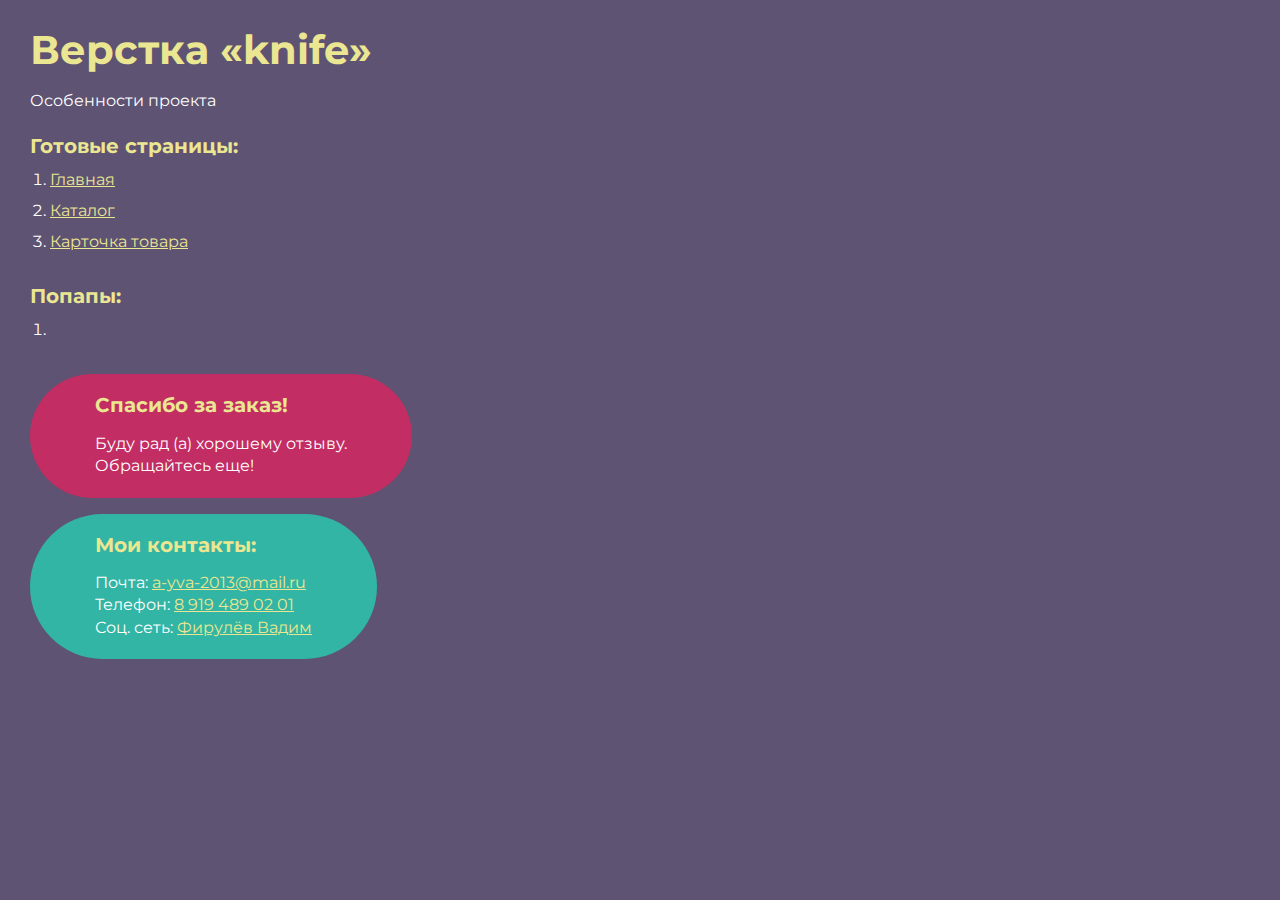
<file: index.html>
<!DOCTYPE html>
<html>

<head>
	<meta charset="UTF-8" />
	<meta name="viewport" content="width=device-width, initial-scale=1.0" />
	<title>Верстка «knife»</title>
</head>

<body>
	<div class="rootpage">
		<h1>Верстка «knife»</h1>
		<div class="rootpage__info">Особенности проекта</div>
		<h2>Готовые страницы:</h2>
		<ol class="rootpage__list">
			<li><a target="_blank" href="home.html">Главная</a></li>
			<li><a target="_blank" href="catalog.html">Каталог</a></li>
			<li><a target="_blank" href="product.html">Карточка товара</a></li>
		</ol>
		<h2>Попапы:</h2>
		<ol class="rootpage__list">
			<li><a target="_blank" href="home.html#"></a></li>
		</ol>
		<div class="rootpage__tnx">
			<h2>Спасибо за заказ!</h2>
			<p>Буду рад (а) хорошему отзыву.</p>
			<p>Обращайтесь еще!</p>
		</div>
		<div class="rootpage__contacts">
			<h2>Мои контакты:</h2>
			<p>Почта: <a href="mailto:a-yva-2013@mail.ru">a-yva-2013@mail.ru</a></p>
			<p>Телефон: <a href="tel:89194890201">8 919 489 02 01</a></p>
			<p>
				Соц. сеть:
				<a href="https://vk.com/mmafighter03">Фирулёв Вадим</a>
			</p>
		</div>
	</div>
</body>
<style>
	@charset "UTF-8";
	@import url("https://fonts.googleapis.com/css?family=Montserrat:regular,700&display=swap");

	*,
	*::before,
	*::after {
		padding: 0px;
		margin: 0px;
		border: 0px;
		box-sizing: border-box;
	}

	html,
	body {
		height: 100%;
		margin: 0;
		padding: 0;
		min-width: 320px;
		width: 100%;
		color: #fff;
		background-color: #5e5373;
	}

	body {
		font-family: Montserrat;
		font-size: 100%;
		line-height: 1;
		font-size: 1rem;
	}

	a {
		text-decoration: underline;
		color: #ebe691;
	}

	a:visited {
		text-decoration: underline;
		color: #aaa768;
	}

	a:hover {
		text-decoration: none;
	}

	ul li {
		list-style: none;
	}

	img {
		vertical-align: top;
	}

	.wrapper {
		width: 100%;
		min-height: 100%;
		overflow: hidden;
	}

	.rootpage {
		padding: 30px;
		display: flex;
		flex-direction: column;
		align-items: flex-start;
	}

	@media (max-width: 767px) {
		.rootpage {
			padding: 30px 15px;
		}
	}

	h1 {
		color: #ebe691;
		font-size: 2.5rem;
		margin: 0px 0px 1.25rem 0px;
	}

	@media (max-width: 767px) {
		h1 {
			font-size: 1.85rem;
			margin: 0px 0px 1.25rem 0px;
		}
	}

	h2 {
		color: #ebe691;
		font-size: 1.25rem;
		margin: 0px 0px 1rem 0px;
	}

	@media (max-width: 767px) {
		h2 {
			font-size: 1.125rem;
			margin: 0px 0px 1rem 0px;
		}
	}

	.rootpage__info {
		line-height: 140%;
		margin: 0px 0px 1.5rem 0px;
	}

	.rootpage__list {
		margin: 0px 0px 2.25rem 1.25rem;
	}

	.rootpage__list li:not(:last-child) {
		margin: 0px 0px 15px 0px;
	}

	.rootpage__contacts,
	.rootpage__tnx {
		border-radius: 200px;
		padding: 20px 65px;
		line-height: 140%;
	}

	@media (max-width: 767px) {

		.rootpage__contacts,
		.rootpage__tnx {
			border-radius: 40px;
			padding: 20px;
		}
	}

	.rootpage__contacts {
		background: #32b5a4;
	}

	.rootpage__contacts a {
		color: #ebe691;
	}

	.rootpage__tnx {
		background: #c22d63;
		margin: 0px 0px 1rem 0px;
	}
</style>

</html>
</file>
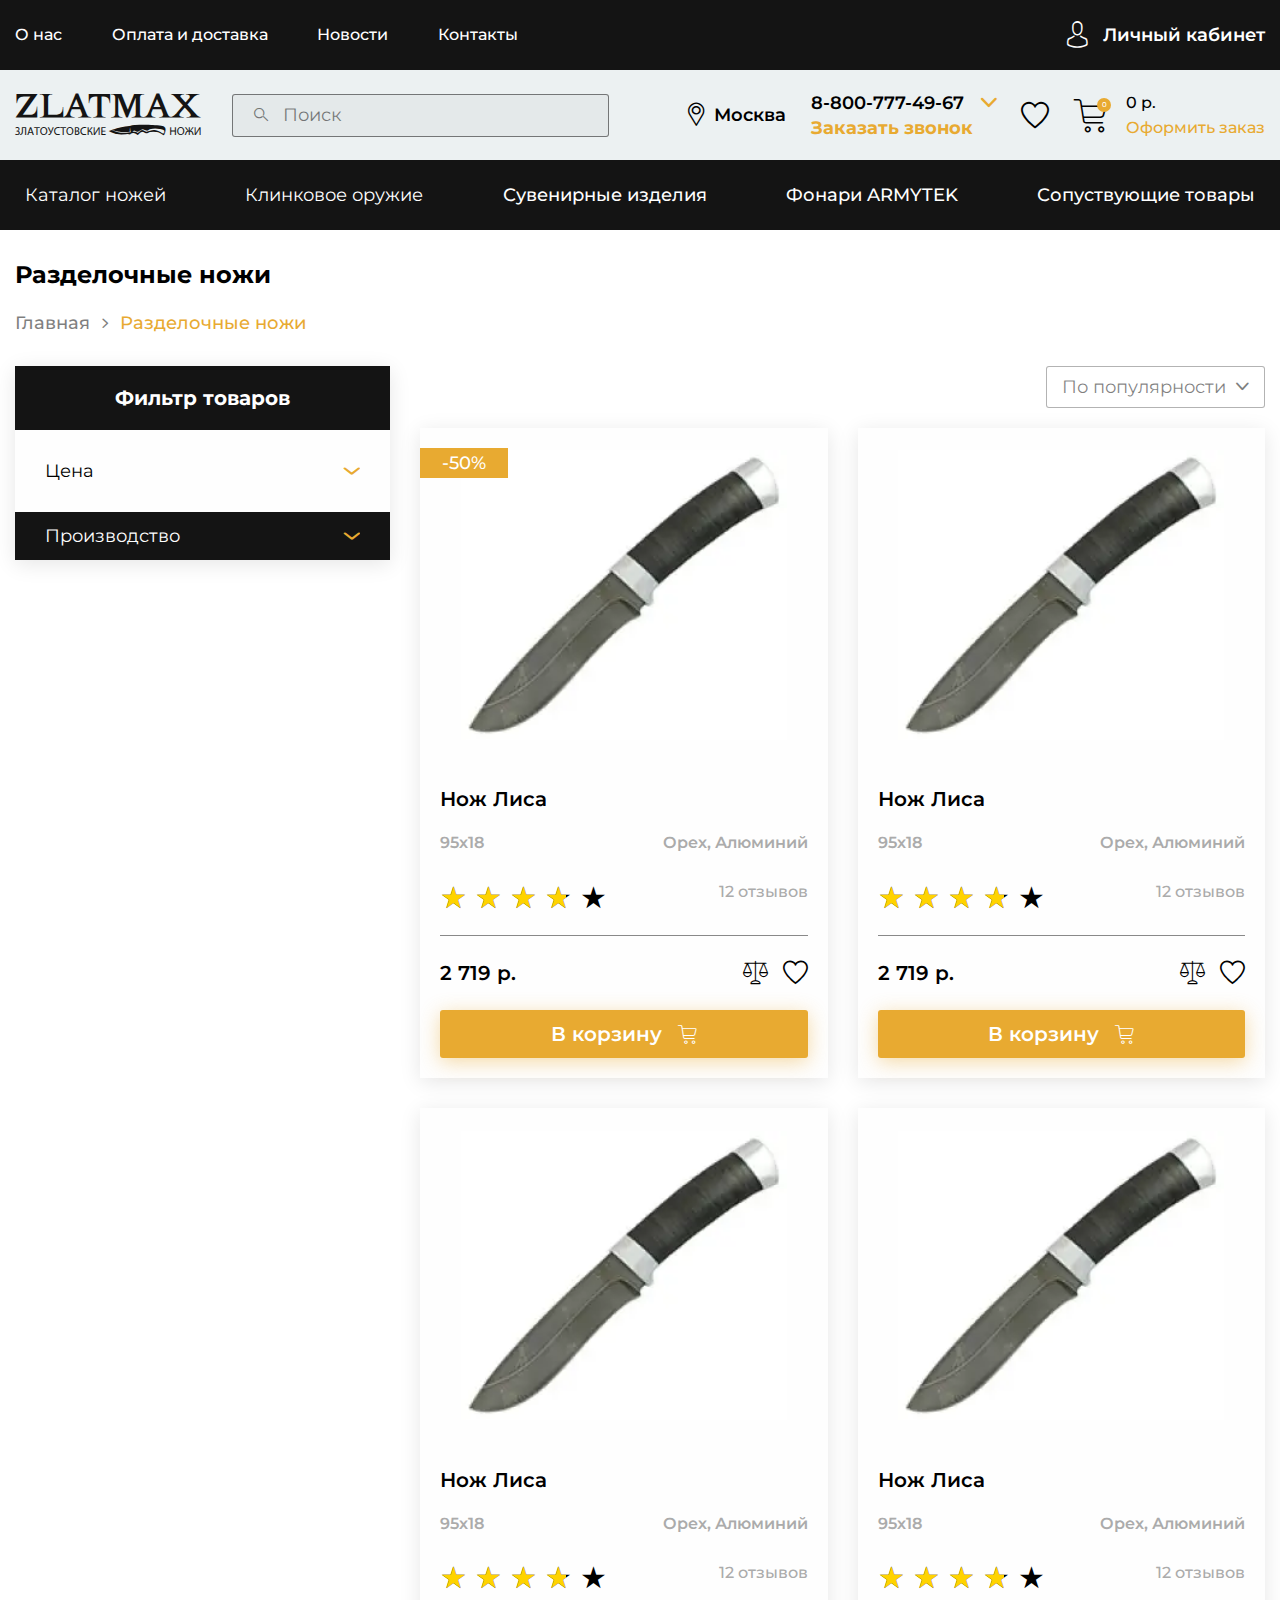
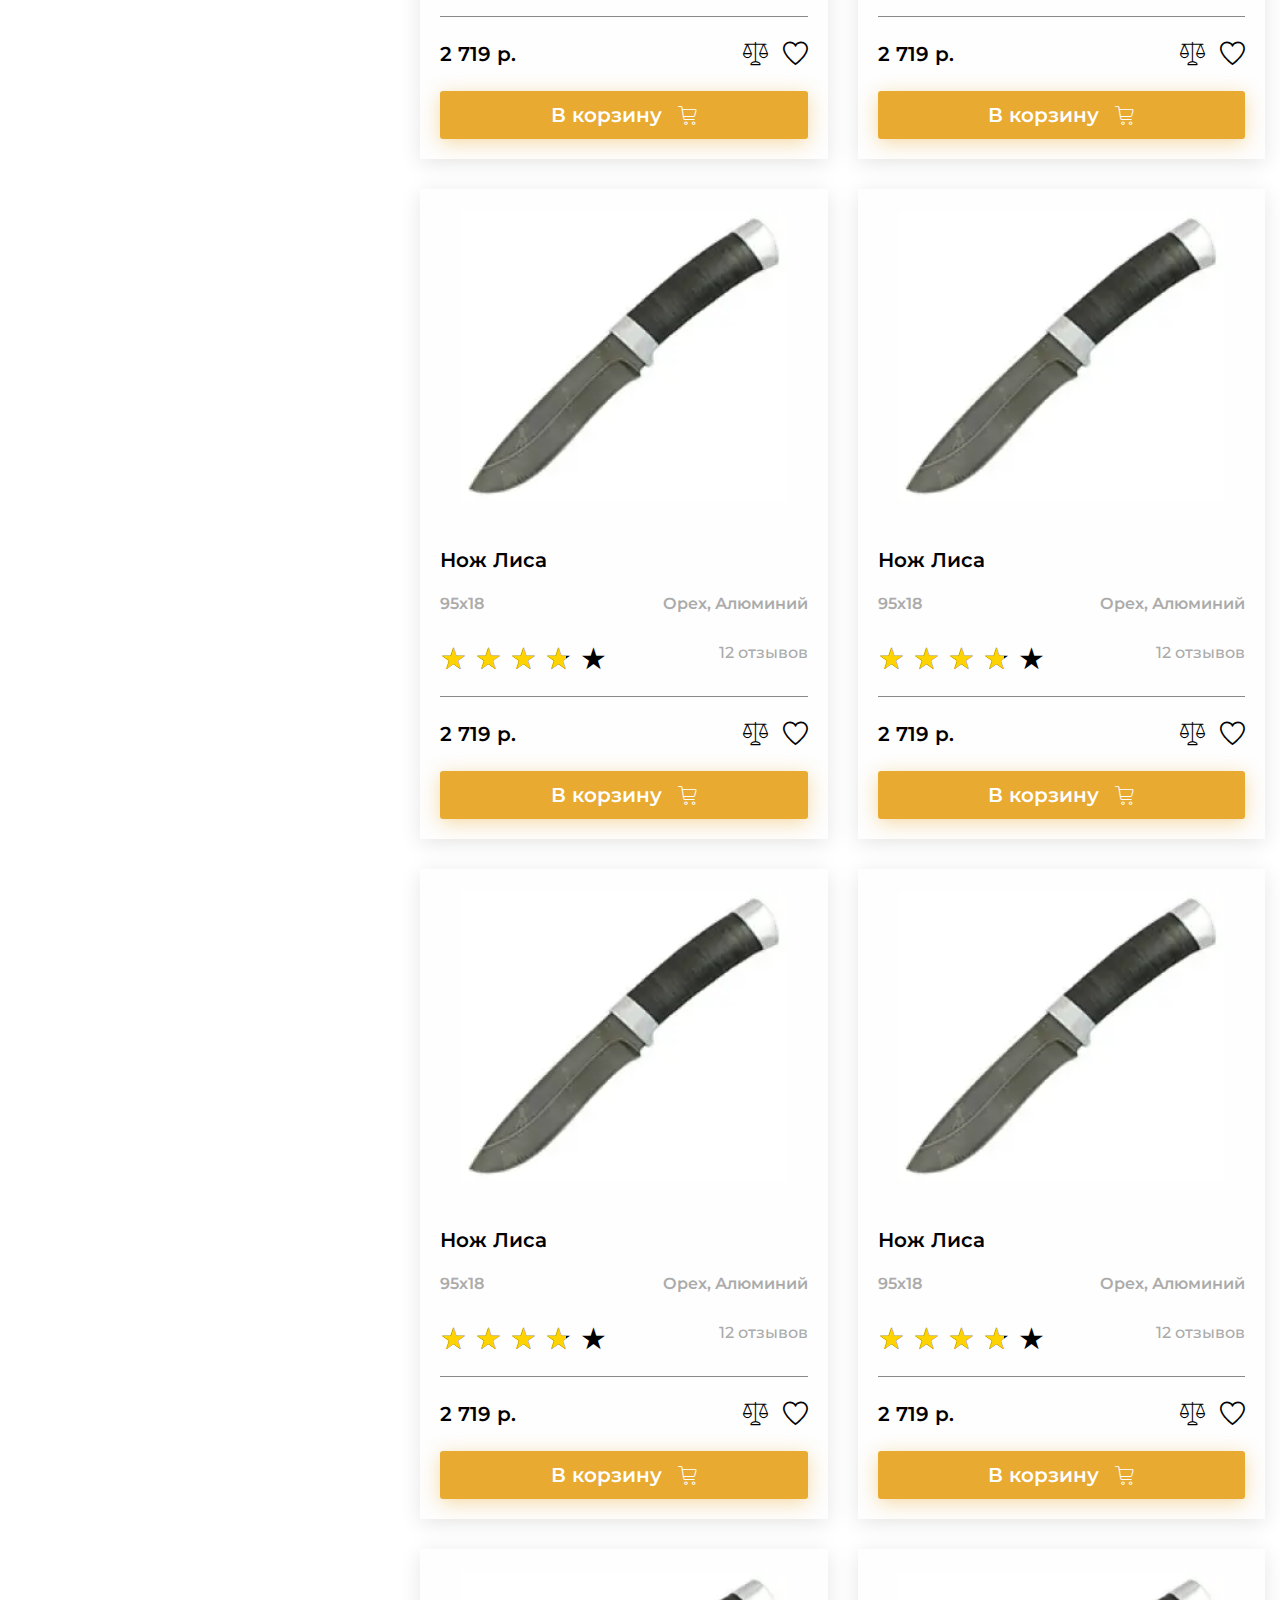
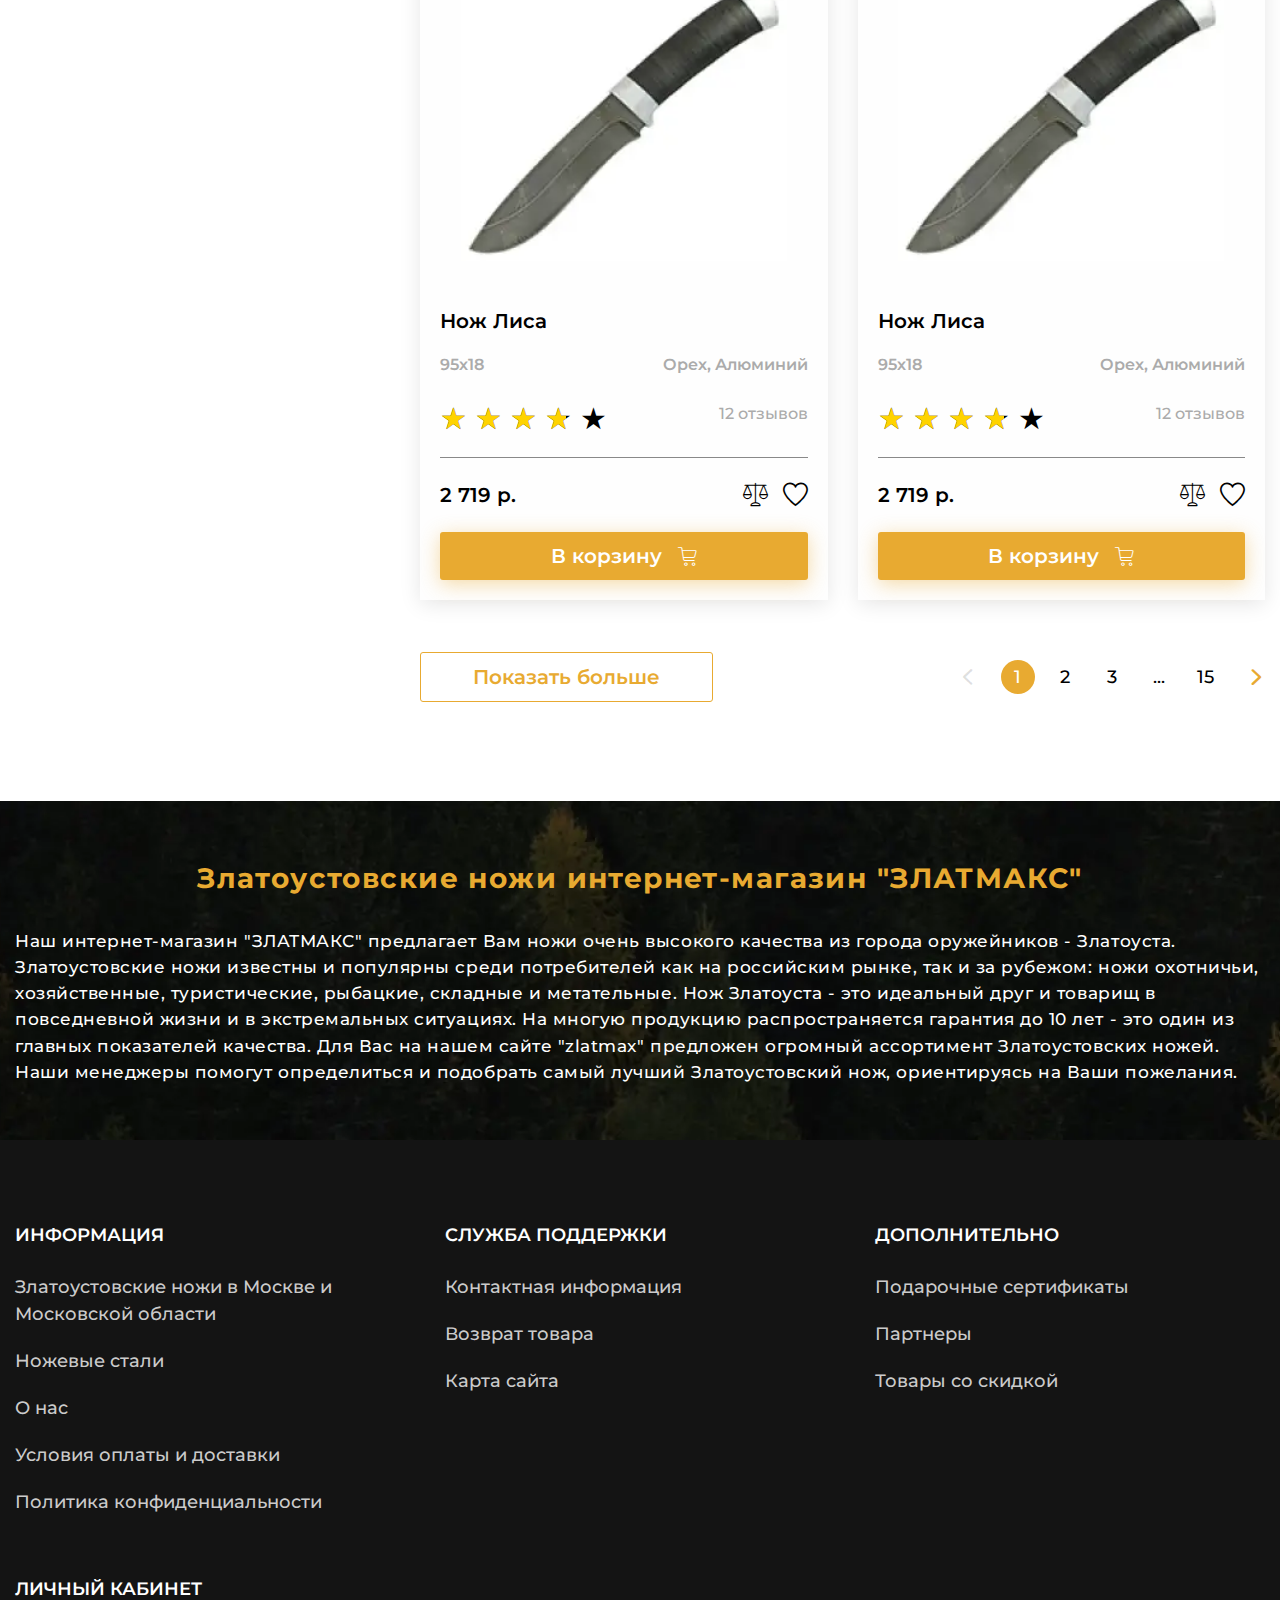
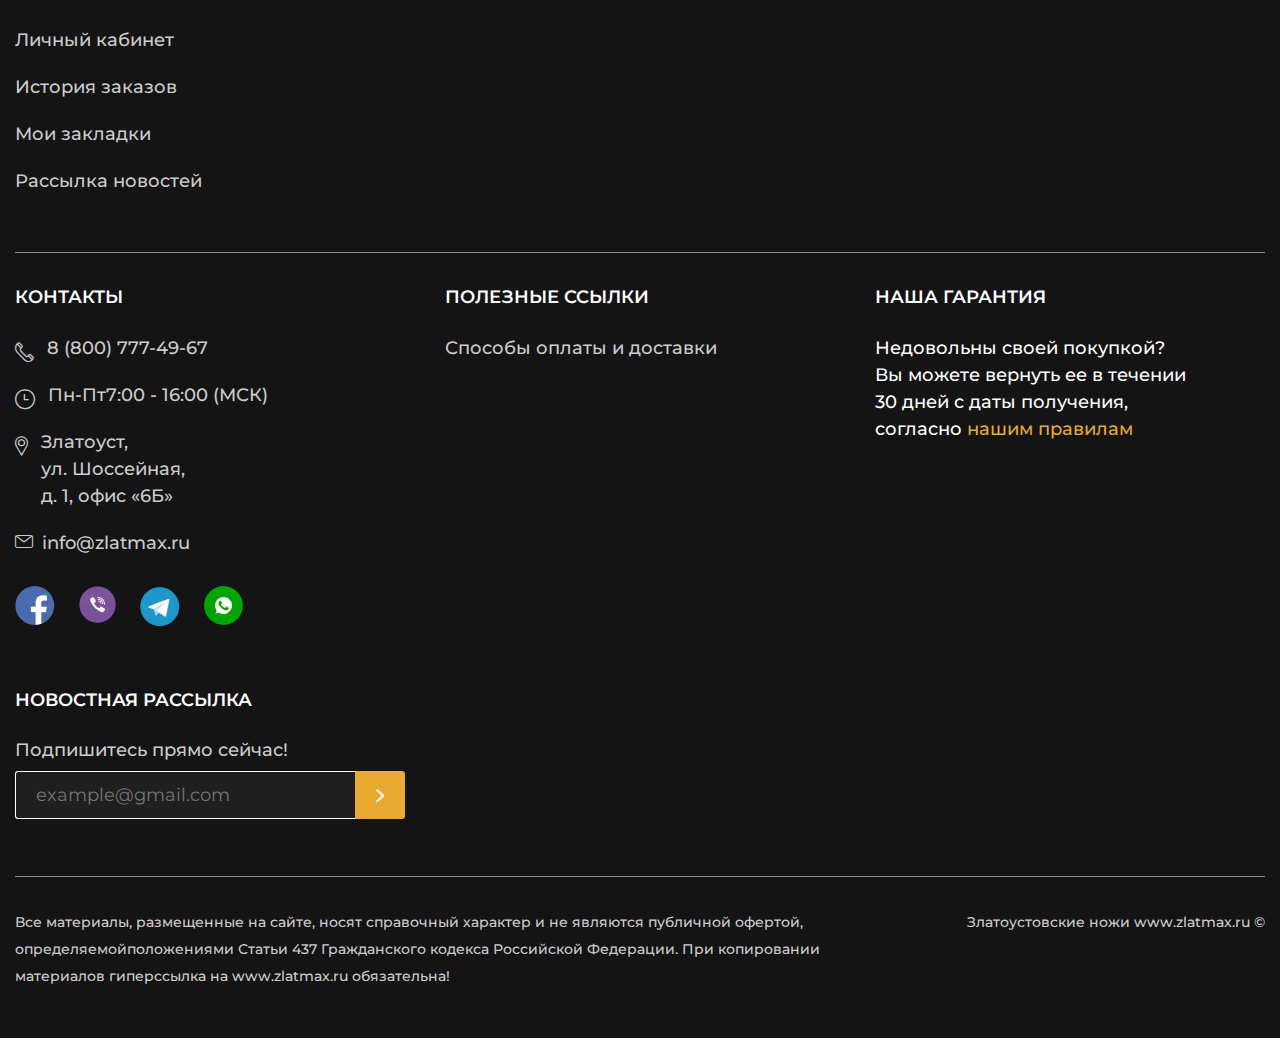
<file: catalog.html>
<!DOCTYPE html>
<html lang="ru">

<head>
	<title>Каталог</title>
	<meta charset="UTF-8">
	<meta name="format-detection" content="telephone=no">
	<!-- <style>body{opacity: 0;}</style> -->
	<link rel="stylesheet" href="css/style.min.css?_v=20220123174652">
	<link rel="shortcut icon" href="favicon.ico">
	<!-- <meta name="robots" content="noindex, nofollow"> -->
	<meta name="viewport" content="width=device-width, initial-scale=1.0">
</head>

<body>
	<div class="wrapper">
		<header class="header">
			<div class="header__top top-header">
				<div class="top-header__container">
					<nav class="top-header__menu menu-top-header">
						<ul data-da=".menu__body,991.98" class="menu-top-header__list">
							<li class="menu-top-header__item menu-top-header__item_catalog">
								<a href="" class="menu-top-header__link menu-top-header__link_catalog _icon-arrow-bottom">Каталог товаров</a>
							</li>
							<li class="menu-top-header__item">
								<a href="" class="menu-top-header__link">О нас</a>
							</li>
							<li class="menu-top-header__item">
								<a href="" class="menu-top-header__link">Оплата и доставка</a>
							</li>
							<li class="menu-top-header__item">
								<a href="" class="menu-top-header__link">Новости</a>
							</li>
							<li class="menu-top-header__item">
								<a href="" class="menu-top-header__link">Контакты</a>
							</li>
						</ul>
					</nav>
					<a href="" class="top-header__user _icon-user">
						<span>Личный кабинет</span></a>

					<nav hidden class="menu">
						<button type="button" class="menu-icon icon-menu">
							<span></span>
						</button>
						<div class="menu__body"></div>
					</nav>
				</div>
			</div>
			<div class="header__body body-header">
				<div class="body-header__container">
					<a href="home.html" class="body-header__logo"></a>
					<div data-da=".catalog-header__container, 479.98" class="body-header__search">
						<form action="#" class="search-header">
							<button type="submit" class="search-header__button _icon-search"></button>
							<input type="text" autocomplete="off" data-error="Ошибка" name="form[]" placeholder="Поиск" class="search-header__input" />
						</form>
					</div>
					<div class="body-header__actions actions-header">
						<a href="" class="actions-header_location _icon-location">
							<span>Москва</span>
						</a>
						<div data-da=".top-header__container, 991.98,first" class="actions-header__phones phones-header">
							<div data-spollers class="phones-header__items">
								<div class="phones-header__item">
									<a href="tel:88007774967" class="phones-header__phone"><span>8-800-777-49-67</span></a>
									<button type="button" data-spoller class="phones-header__arrow _icon-arrow-bottom"></button>
									<ul class="phones-header__list">
										<li>
											<a href="tel:88007774968" class="phones-header__phone">8-800-777-49-68</a>
										</li>
										<li>
											<a href="tel:88007774969" class="phones-header__phone">8-800-777-49-69</a>
										</li>
										<li>
											<a href="tel:88007774970" class="phones-header__phone">8-800-777-49-70</a>
										</li>
									</ul>
								</div>
							</div>

							<button type="submit" data-popup="#callback" class="phones-header__callback">
								Заказать звонок
							</button>
						</div>
						<a href="" data-da=".top-header__container, 991.98,2" class="actions-header__favorite _icon-favorite"></a>
						<a href="" data-da=".top-header__container, 991.98,2" class="actions-header__cart cart-header">
							<div class="cart-header__icon _icon-cart"><span>0</span></div>
							<div class="cart-header__body">
								<div class="cart-header__sumn">0 р.</div>
								<div class="cart-header__link">Оформить заказ</div>
							</div>
						</a>
					</div>
				</div>
			</div>
			<div class="header__catalog catalog-header">
				<div class="catalog-header__container">
					<nav class="catalog-header__menu menu-catalog">
						<button type="button" class="menu-catalog__back _icon-back">
							Назад
						</button>
						<ul class="menu-catalog__list">
							<li class="menu-catalog__item">
								<button data-parent="1" class="menu-catalog__link">
									Каталог ножей
								</button>
							</li>
							<li class="menu-catalog__item">
								<button data-parent="2" class="menu-catalog__link">
									Клинковое оружие
								</button>
							</li>
							<li class="menu-catalog__item">
								<a href="" class="menu-catalog__link">Сувенирные изделия</a>
							</li>
							<li class="menu-catalog__item">
								<a href="" class="menu-catalog__link">Фонари ARMYTEK</a>
							</li>
							<li class="menu-catalog__item">
								<a href="" class="menu-catalog__link">Сопуствующие товары</a>
							</li>
						</ul>
						<div class="menu-catalog__sub-menu sub-menu-catalog">
							<button type="button" class="sub-menu-catalog__back _icon-back">
								Назад
							</button>
							<div class="sub-menu-catalog__container">
								<div hidden data-submenu="1" class="sub-menu-catalog__block">
									<div class="sub-menu-catalog__category">
										<a class="sub-menu-catalog__link-category">Категория ножей</a>
									</div>
									<div class="sub-menu-catalog__category">
										<a class="sub-menu-catalog__link-category">Производство ножей</a>
									</div>
									<div class="sub-menu-catalog__category">
										<a class="sub-menu-catalog__link-category">Ножи по маркам стали</a>
									</div>
									<div class="sub-menu-catalog__category">
										<a class="sub-menu-catalog__link-category">Заточка и полировка ножей</a>
									</div>
									<div class="sub-menu-catalog__category">
										<a class="sub-menu-catalog__link-category">Ножевая мастерская</a>
									</div>

									<ul class="sub-menu-catalog__list">
										<li class="sub-menu-catalog__item">
											<a href="catalog.html" class="sub-menu-catalog__link">Разделочные ножи</a>
										</li>
										<li class="sub-menu-catalog__item">
											<a href="" class="sub-menu-catalog__link">Туристические ножи</a>
										</li>
										<li class="sub-menu-catalog__item">
											<a href="" class="sub-menu-catalog__link">Ножи охотничьи</a>
										</li>
										<li class="sub-menu-catalog__item">
											<a href="" class="sub-menu-catalog__link">Булатные ножи</a>
										</li>
										<li class="sub-menu-catalog__item">
											<a href="" class="sub-menu-catalog__link">Ножи из дамаска</a>
										</li>
										<li class="sub-menu-catalog__item">
											<a href="" class="sub-menu-catalog__link">Тактического назначения</a>
										</li>
										<li class="sub-menu-catalog__item">
											<a href="" class="sub-menu-catalog__link">Метательные ножи</a>
										</li>
										<li class="sub-menu-catalog__item">
											<a href="" class="sub-menu-catalog__link">Мачете и кукри</a>
										</li>
										<li class="sub-menu-catalog__item">
											<a href="" class="sub-menu-catalog__link">Ножи кухонные</a>
										</li>
									</ul>
									<ul class="sub-menu-catalog__list">
										<li class="sub-menu-catalog__item">
											<a href="" class="sub-menu-catalog__link">Ножи АИР</a>
										</li>
										<li class="sub-menu-catalog__item">
											<a href="" class="sub-menu-catalog__link">Ножи ЗИК</a>
										</li>
										<li class="sub-menu-catalog__item">
											<a href="" class="sub-menu-catalog__link">Ножи ЗЗОСС</a>
										</li>
										<li class="sub-menu-catalog__item">
											<a href="" class="sub-menu-catalog__link">Ножи Оружейник</a>
										</li>
										<li class="sub-menu-catalog__item">
											<a href="" class="sub-menu-catalog__link">Булат Сергея Баранова</a>
										</li>
										<li class="sub-menu-catalog__item">
											<a href="" class="sub-menu-catalog__link">Булат Андрея Умерова</a>
										</li>
										<li class="sub-menu-catalog__item">
											<a href="" class="sub-menu-catalog__link">Ножи Златко</a>
										</li>
										<li class="sub-menu-catalog__item">
											<a href="" class="sub-menu-catalog__link">Ножи Стиль-М</a>
										</li>
										<li class="sub-menu-catalog__item">
											<a href="" class="sub-menu-catalog__link">Ножи РОСоружие</a>
										</li>
										<li class="sub-menu-catalog__item">
											<a href="" class="sub-menu-catalog__link">Оружейная компания</a>
										</li>
									</ul>
									<ul class="sub-menu-catalog__list">
										<li class="sub-menu-catalog__item">
											<a href="" class="sub-menu-catalog__link">Ножи из стали 40х102С2М</a>
										</li>
										<li class="sub-menu-catalog__item">
											<a href="" class="sub-menu-catalog__link">Ножи из стали 95х18</a>
										</li>
										<li class="sub-menu-catalog__item">
											<a href="" class="sub-menu-catalog__link">Ножи из стали 100х13м</a>
										</li>
										<li class="sub-menu-catalog__item">
											<a href="" class="sub-menu-catalog__link">Ножи из стали 110х18м-ШД</a>
										</li>
										<li class="sub-menu-catalog__item">
											<a href="" class="sub-menu-catalog__link">Ножи из стали ЭИ-107 ТЦ</a>
										</li>
										<li class="sub-menu-catalog__item">
											<a href="" class="sub-menu-catalog__link">Ножи из стали 50х14МФ</a>
										</li>
										<li class="sub-menu-catalog__item">
											<a href="" class="sub-menu-catalog__link">Ножи из стали AUS-8</a>
										</li>
										<li class="sub-menu-catalog__item">
											<a href="" class="sub-menu-catalog__link">Ножи из стали К340</a>
										</li>
										<li class="sub-menu-catalog__item">
											<a href="" class="sub-menu-catalog__link">Ножи из стали M390</a>
										</li>
										<li class="sub-menu-catalog__item">
											<a href="" class="sub-menu-catalog__link">Ножи из стали ЭП-766</a>
										</li>
									</ul>
									<ul class="sub-menu-catalog__list">
										<li class="sub-menu-catalog__item">
											<a href="" class="sub-menu-catalog__link">Паста ГОИ</a>
										</li>
										<li class="sub-menu-catalog__item">
											<a href="" class="sub-menu-catalog__link">Алмазная паста</a>
										</li>
										<li class="sub-menu-catalog__item">
											<a href="" class="sub-menu-catalog__link">Бруски и камни для заточки</a>
										</li>
										<li class="sub-menu-catalog__item">
											<a href="" class="sub-menu-catalog__link">Заточные системы</a>
										</li>
									</ul>
									<ul class="sub-menu-catalog__list">
										<li class="sub-menu-catalog__item">
											<a href="" class="sub-menu-catalog__link">Ножевые клинки</a>
										</li>
										<li class="sub-menu-catalog__item">
											<a href="" class="sub-menu-catalog__link">Заготовки для ножей</a>
										</li>
										<li class="sub-menu-catalog__item">
											<a href="" class="sub-menu-catalog__link">Литье для ножей</a>
										</li>
										<li class="sub-menu-catalog__item">
											<a href="" class="sub-menu-catalog__link">Материалы для рукоятей</a>
										</li>
										<li class="sub-menu-catalog__item">
											<a href="" class="sub-menu-catalog__link">Уход за рукоятиями ножей</a>
										</li>
									</ul>
									<div class="sub-menu-catalog__footer">
										<a href="" class="sub-menu-catalog__all">Смотреть все</a>
									</div>
									<div class="sub-menu-catalog__footer">
										<a href="" class="sub-menu-catalog__all">Смотреть все</a>
									</div>
									<div class="sub-menu-catalog__footer">
										<a href="" class="sub-menu-catalog__all">Смотреть все</a>
									</div>
									<div class="sub-menu-catalog__footer">
										<a href="" class="sub-menu-catalog__all">Смотреть все</a>
									</div>
									<div class="sub-menu-catalog__footer">
										<a href="" class="sub-menu-catalog__all">Смотреть все</a>
									</div>
								</div>
								<div hidden data-submenu="2" class="sub-menu-catalog__block">
									<div class="sub-menu-catalog__category">
										<a class="sub-menu-catalog__link-category">Категория ножей</a>
									</div>
									<div class="sub-menu-catalog__category">
										<a class="sub-menu-catalog__link-category">Производство ножей</a>
									</div>
									<div class="sub-menu-catalog__category">
										<a class="sub-menu-catalog__link-category">Заточка и полировка ножей</a>
									</div>

									<ul class="sub-menu-catalog__list">
										<li class="sub-menu-catalog__item">
											<a href="" class="sub-menu-catalog__link">Разделочные ножи</a>
										</li>
										<li class="sub-menu-catalog__item">
											<a href="" class="sub-menu-catalog__link">Туристические ножи</a>
										</li>
										<li class="sub-menu-catalog__item">
											<a href="" class="sub-menu-catalog__link">Ножи охотничьи</a>
										</li>
										<li class="sub-menu-catalog__item">
											<a href="" class="sub-menu-catalog__link">Булатные ножи</a>
										</li>
										<li class="sub-menu-catalog__item">
											<a href="" class="sub-menu-catalog__link">Ножи из дамаска</a>
										</li>
										<li class="sub-menu-catalog__item">
											<a href="" class="sub-menu-catalog__link">Тактического назначения</a>
										</li>
										<li class="sub-menu-catalog__item">
											<a href="" class="sub-menu-catalog__link">Метательные ножи</a>
										</li>
										<li class="sub-menu-catalog__item">
											<a href="" class="sub-menu-catalog__link">Мачете и кукри</a>
										</li>
										<li class="sub-menu-catalog__item">
											<a href="" class="sub-menu-catalog__link">Ножи кухонные</a>
										</li>
									</ul>
									<ul class="sub-menu-catalog__list">
										<li class="sub-menu-catalog__item">
											<a href="" class="sub-menu-catalog__link">Ножи АИР</a>
										</li>
										<li class="sub-menu-catalog__item">
											<a href="" class="sub-menu-catalog__link">Ножи ЗИК</a>
										</li>
										<li class="sub-menu-catalog__item">
											<a href="" class="sub-menu-catalog__link">Ножи ЗЗОСС</a>
										</li>
										<li class="sub-menu-catalog__item">
											<a href="" class="sub-menu-catalog__link">Ножи Оружейник</a>
										</li>
										<li class="sub-menu-catalog__item">
											<a href="" class="sub-menu-catalog__link">Булат Сергея Баранова</a>
										</li>
										<li class="sub-menu-catalog__item">
											<a href="" class="sub-menu-catalog__link">Булат Андрея Умерова</a>
										</li>
										<li class="sub-menu-catalog__item">
											<a href="" class="sub-menu-catalog__link">Ножи Златко</a>
										</li>
										<li class="sub-menu-catalog__item">
											<a href="" class="sub-menu-catalog__link">Ножи Стиль-М</a>
										</li>
										<li class="sub-menu-catalog__item">
											<a href="" class="sub-menu-catalog__link">Ножи РОСоружие</a>
										</li>
										<li class="sub-menu-catalog__item">
											<a href="" class="sub-menu-catalog__link">Оружейная компания</a>
										</li>
									</ul>
									<ul class="sub-menu-catalog__list">
										<li class="sub-menu-catalog__item">
											<a href="" class="sub-menu-catalog__link">Паста ГОИ</a>
										</li>
										<li class="sub-menu-catalog__item">
											<a href="" class="sub-menu-catalog__link">Алмазная паста</a>
										</li>
										<li class="sub-menu-catalog__item">
											<a href="" class="sub-menu-catalog__link">Бруски и камни для заточки</a>
										</li>
										<li class="sub-menu-catalog__item">
											<a href="" class="sub-menu-catalog__link">Заточные системы</a>
										</li>
									</ul>
									<div class="sub-menu-catalog__footer">
										<a href="" class="sub-menu-catalog__all">Смотреть все</a>
									</div>
									<div class="sub-menu-catalog__footer">
										<a href="" class="sub-menu-catalog__all">Смотреть все</a>
									</div>
									<div class="sub-menu-catalog__footer">
										<a href="" class="sub-menu-catalog__all">Смотреть все</a>
									</div>
								</div>
							</div>
						</div>
					</nav>
				</div>
			</div>
		</header>

		<main class="page page_inner">
			<div class="page__header">
				<div class="page__container">
					<h1 class="page__title title">Разделочные ножи</h1>
					<nav class="page__breadcrumbs breadcrumbs">
						<ul class="breadcrumbs__list">
							<li class="breadcrumbs__item">
								<a href="" class="breadcrumbs__link">Главная</a>
							</li>
							<li class="breadcrumbs__item">
								<span class="breadcrumbs__current">Разделочные ножи</span>
							</li>
						</ul>
					</nav>
				</div>
			</div>
			<div class="catalog">
				<div class="catalog__container">
					<div class="catalog__body">
						<div class="catalog__filter filter-catalog">
							<button type="button" class="filter-catalog__title">
								Фильтр товаров
							</button>
							<div data-spollers class="filter-catalog__items">
								<div class="filter-catalog__price price-filter">
									<button type="button" data-spoller class="price-filter__title _icon-spoller-arrow">
										Цена
									</button>
									<div data-range class="price-filter__body">
										<div class="price-filter__inputs">
											<input autocomplete="off" data-range-from="0" type="text" value="500" name="form[]" class="price-filter__input" />
											<input autocomplete="off" data-range-to="5000" value="1000" type="text" name="form[]" class="price-filter__input" />
										</div>
										<div data-range-item class="price-filter__range"></div>
									</div>
								</div>
								<div class="filter-catalog__item item-filter-catalog">
									<button type="button" data-spoller class="item-filter-catalog__title _icon-spoller-arrow">
										Производство
									</button>
									<div class="item-filter-catalog__body">
										<div class="item-filter-catalog__checkbox checkbox">
											<input id="c_1" data-error="Ошибка" class="checkbox__input" type="checkbox" value="1" name="form[]" />
											<label for="c_1" class="checkbox__label"><span class="checkbox__text">АиР <small>(250)</small></span></label>
										</div>
										<div class="item-filter-catalog__checkbox checkbox">
											<input id="c_2" data-error="Ошибка" class="checkbox__input" type="checkbox" value="1" name="form[]" />
											<label for="c_2" class="checkbox__label"><span class="checkbox__text">Булат Сергея Баранова <small>(25)</small></span></label>
										</div>
										<div class="item-filter-catalog__checkbox checkbox">
											<input id="c_3" data-error="Ошибка" class="checkbox__input" type="checkbox" value="1" name="form[]" />
											<label for="c_3" class="checkbox__label"><span class="checkbox__text">Булат Умерова <small>(265)</small></span></label>
										</div>
										<div class="item-filter-catalog__checkbox checkbox">
											<input id="c_4" data-error="Ошибка" class="checkbox__input" type="checkbox" value="1" name="form[]" />
											<label for="c_4" class="checkbox__label"><span class="checkbox__text">ЗЗОСС <small>(18)</small></span></label>
										</div>
									</div>
								</div>
							</div>
						</div>
						<div class="catalog__content">
							<div class="catalog__control">
								<select name="form[]" class="control">
									<option value="1" selected>По популярности</option>
									<option value="2">По дате добавления</option>
									<option value="3">По стоимости</option>
									<option value="4">Лучшее</option>
								</select>
							</div>
							<div class="catalog__products">
								<article class="product-card">
									<div class="product-card__sale">-50%</div>
									<a href="" class="product-card__image">
										<span class="product-card__item-image-ibg product-card__item-image-ibg_contain">
											<picture><source srcset="img/product-card/image.webp"type="image/webp"><img src="img/product-card/image.jpg" alt="" /></picture></span></a>
									<div class="product-card__body">
										<h4 class="product-card__title">
											<a href="" class="product-card__link-title">Нож Лиса</a>
										</h4>
										<div class="product-card__info info-product-card">
											<div class="info-product-card__size">95х18</div>
											<div class="info-product-card__materials">
												Орех, Алюминий
											</div>
										</div>
										<div class="product-card__rating rating rating_set">
											<div class="rating__body">
												<div class="rating__active"></div>
												<div class="rating__items">
													<input type="radio" class="rating__item" value="1" name="rating" />
													<input type="radio" class="rating__item" value="2" name="rating" />
													<input type="radio" class="rating__item" value="3" name="rating" />
													<input type="radio" class="rating__item" value="4" name="rating" />
													<input type="radio" class="rating__item" value="5" name="rating" />
												</div>
											</div>
											<div class="rating__value">3.6</div>
											<div class="rating__info">12 отзывов</div>
										</div>
										<div class="product-card__footer">
											<div class="product-card__price">2 719 р.</div>
											<a href="" class="product-card__compare _icon-compare"></a>
											<a href="" class="product-card__favorite _icon-favorite"></a>
										</div>
										<button type="button" class="product-card__cart button">
											<span class="_icon-cart">В корзину</span>
										</button>
									</div>
								</article>
								<article class="product-card">
									<a href="" class="product-card__image">
										<span class="product-card__item-image-ibg product-card__item-image-ibg_contain">
											<picture><source srcset="img/product-card/image.webp"type="image/webp"><img src="img/product-card/image.jpg" alt="" /></picture></span></a>
									<div class="product-card__body">
										<h4 class="product-card__title">
											<a href="" class="product-card__link-title">Нож Лиса</a>
										</h4>
										<div class="product-card__info info-product-card">
											<div class="info-product-card__size">95х18</div>
											<div class="info-product-card__materials">
												Орех, Алюминий
											</div>
										</div>
										<div class="product-card__rating rating rating_set">
											<div class="rating__body">
												<div class="rating__active"></div>
												<div class="rating__items">
													<input type="radio" class="rating__item" value="1" name="rating" />
													<input type="radio" class="rating__item" value="2" name="rating" />
													<input type="radio" class="rating__item" value="3" name="rating" />
													<input type="radio" class="rating__item" value="4" name="rating" />
													<input type="radio" class="rating__item" value="5" name="rating" />
												</div>
											</div>
											<div class="rating__value">3.6</div>
											<div class="rating__info">12 отзывов</div>
										</div>
										<div class="product-card__footer">
											<div class="product-card__price">2 719 р.</div>
											<a href="" class="product-card__compare _icon-compare"></a>
											<a href="" class="product-card__favorite _icon-favorite"></a>
										</div>
										<button type="button" class="product-card__cart button">
											<span class="_icon-cart">В корзину</span>
										</button>
									</div>
								</article>
								<article class="product-card">
									<a href="" class="product-card__image">
										<span class="product-card__item-image-ibg product-card__item-image-ibg_contain">
											<picture><source srcset="img/product-card/image.webp"type="image/webp"><img src="img/product-card/image.jpg" alt="" /></picture></span></a>
									<div class="product-card__body">
										<h4 class="product-card__title">
											<a href="" class="product-card__link-title">Нож Лиса</a>
										</h4>
										<div class="product-card__info info-product-card">
											<div class="info-product-card__size">95х18</div>
											<div class="info-product-card__materials">
												Орех, Алюминий
											</div>
										</div>
										<div class="product-card__rating rating rating_set">
											<div class="rating__body">
												<div class="rating__active"></div>
												<div class="rating__items">
													<input type="radio" class="rating__item" value="1" name="rating" />
													<input type="radio" class="rating__item" value="2" name="rating" />
													<input type="radio" class="rating__item" value="3" name="rating" />
													<input type="radio" class="rating__item" value="4" name="rating" />
													<input type="radio" class="rating__item" value="5" name="rating" />
												</div>
											</div>
											<div class="rating__value">3.6</div>
											<div class="rating__info">12 отзывов</div>
										</div>
										<div class="product-card__footer">
											<div class="product-card__price">2 719 р.</div>
											<a href="" class="product-card__compare _icon-compare"></a>
											<a href="" class="product-card__favorite _icon-favorite"></a>
										</div>
										<button type="button" class="product-card__cart button">
											<span class="_icon-cart">В корзину</span>
										</button>
									</div>
								</article>
								<article class="product-card">
									<a href="" class="product-card__image">
										<span class="product-card__item-image-ibg product-card__item-image-ibg_contain">
											<picture><source srcset="img/product-card/image.webp"type="image/webp"><img src="img/product-card/image.jpg" alt="" /></picture></span></a>
									<div class="product-card__body">
										<h4 class="product-card__title">
											<a href="" class="product-card__link-title">Нож Лиса</a>
										</h4>
										<div class="product-card__info info-product-card">
											<div class="info-product-card__size">95х18</div>
											<div class="info-product-card__materials">
												Орех, Алюминий
											</div>
										</div>
										<div class="product-card__rating rating rating_set">
											<div class="rating__body">
												<div class="rating__active"></div>
												<div class="rating__items">
													<input type="radio" class="rating__item" value="1" name="rating" />
													<input type="radio" class="rating__item" value="2" name="rating" />
													<input type="radio" class="rating__item" value="3" name="rating" />
													<input type="radio" class="rating__item" value="4" name="rating" />
													<input type="radio" class="rating__item" value="5" name="rating" />
												</div>
											</div>
											<div class="rating__value">3.6</div>
											<div class="rating__info">12 отзывов</div>
										</div>
										<div class="product-card__footer">
											<div class="product-card__price">2 719 р.</div>
											<a href="" class="product-card__compare _icon-compare"></a>
											<a href="" class="product-card__favorite _icon-favorite"></a>
										</div>
										<button type="button" class="product-card__cart button">
											<span class="_icon-cart">В корзину</span>
										</button>
									</div>
								</article>
								<article class="product-card">
									<a href="" class="product-card__image">
										<span class="product-card__item-image-ibg product-card__item-image-ibg_contain">
											<picture><source srcset="img/product-card/image.webp"type="image/webp"><img src="img/product-card/image.jpg" alt="" /></picture></span></a>
									<div class="product-card__body">
										<h4 class="product-card__title">
											<a href="" class="product-card__link-title">Нож Лиса</a>
										</h4>
										<div class="product-card__info info-product-card">
											<div class="info-product-card__size">95х18</div>
											<div class="info-product-card__materials">
												Орех, Алюминий
											</div>
										</div>
										<div class="product-card__rating rating rating_set">
											<div class="rating__body">
												<div class="rating__active"></div>
												<div class="rating__items">
													<input type="radio" class="rating__item" value="1" name="rating" />
													<input type="radio" class="rating__item" value="2" name="rating" />
													<input type="radio" class="rating__item" value="3" name="rating" />
													<input type="radio" class="rating__item" value="4" name="rating" />
													<input type="radio" class="rating__item" value="5" name="rating" />
												</div>
											</div>
											<div class="rating__value">3.6</div>
											<div class="rating__info">12 отзывов</div>
										</div>
										<div class="product-card__footer">
											<div class="product-card__price">2 719 р.</div>
											<a href="" class="product-card__compare _icon-compare"></a>
											<a href="" class="product-card__favorite _icon-favorite"></a>
										</div>
										<button type="button" class="product-card__cart button">
											<span class="_icon-cart">В корзину</span>
										</button>
									</div>
								</article>
								<article class="product-card">
									<a href="" class="product-card__image">
										<span class="product-card__item-image-ibg product-card__item-image-ibg_contain">
											<picture><source srcset="img/product-card/image.webp"type="image/webp"><img src="img/product-card/image.jpg" alt="" /></picture></span></a>
									<div class="product-card__body">
										<h4 class="product-card__title">
											<a href="" class="product-card__link-title">Нож Лиса</a>
										</h4>
										<div class="product-card__info info-product-card">
											<div class="info-product-card__size">95х18</div>
											<div class="info-product-card__materials">
												Орех, Алюминий
											</div>
										</div>
										<div class="product-card__rating rating rating_set">
											<div class="rating__body">
												<div class="rating__active"></div>
												<div class="rating__items">
													<input type="radio" class="rating__item" value="1" name="rating" />
													<input type="radio" class="rating__item" value="2" name="rating" />
													<input type="radio" class="rating__item" value="3" name="rating" />
													<input type="radio" class="rating__item" value="4" name="rating" />
													<input type="radio" class="rating__item" value="5" name="rating" />
												</div>
											</div>
											<div class="rating__value">3.6</div>
											<div class="rating__info">12 отзывов</div>
										</div>
										<div class="product-card__footer">
											<div class="product-card__price">2 719 р.</div>
											<a href="" class="product-card__compare _icon-compare"></a>
											<a href="" class="product-card__favorite _icon-favorite"></a>
										</div>
										<button type="button" class="product-card__cart button">
											<span class="_icon-cart">В корзину</span>
										</button>
									</div>
								</article>
								<article class="product-card">
									<a href="" class="product-card__image">
										<span class="product-card__item-image-ibg product-card__item-image-ibg_contain">
											<picture><source srcset="img/product-card/image.webp"type="image/webp"><img src="img/product-card/image.jpg" alt="" /></picture></span></a>
									<div class="product-card__body">
										<h4 class="product-card__title">
											<a href="" class="product-card__link-title">Нож Лиса</a>
										</h4>
										<div class="product-card__info info-product-card">
											<div class="info-product-card__size">95х18</div>
											<div class="info-product-card__materials">
												Орех, Алюминий
											</div>
										</div>
										<div class="product-card__rating rating rating_set">
											<div class="rating__body">
												<div class="rating__active"></div>
												<div class="rating__items">
													<input type="radio" class="rating__item" value="1" name="rating" />
													<input type="radio" class="rating__item" value="2" name="rating" />
													<input type="radio" class="rating__item" value="3" name="rating" />
													<input type="radio" class="rating__item" value="4" name="rating" />
													<input type="radio" class="rating__item" value="5" name="rating" />
												</div>
											</div>
											<div class="rating__value">3.6</div>
											<div class="rating__info">12 отзывов</div>
										</div>
										<div class="product-card__footer">
											<div class="product-card__price">2 719 р.</div>
											<a href="" class="product-card__compare _icon-compare"></a>
											<a href="" class="product-card__favorite _icon-favorite"></a>
										</div>
										<button type="button" class="product-card__cart button">
											<span class="_icon-cart">В корзину</span>
										</button>
									</div>
								</article>
								<article class="product-card">
									<a href="" class="product-card__image">
										<span class="product-card__item-image-ibg product-card__item-image-ibg_contain">
											<picture><source srcset="img/product-card/image.webp"type="image/webp"><img src="img/product-card/image.jpg" alt="" /></picture></span></a>
									<div class="product-card__body">
										<h4 class="product-card__title">
											<a href="" class="product-card__link-title">Нож Лиса</a>
										</h4>
										<div class="product-card__info info-product-card">
											<div class="info-product-card__size">95х18</div>
											<div class="info-product-card__materials">
												Орех, Алюминий
											</div>
										</div>
										<div class="product-card__rating rating rating_set">
											<div class="rating__body">
												<div class="rating__active"></div>
												<div class="rating__items">
													<input type="radio" class="rating__item" value="1" name="rating" />
													<input type="radio" class="rating__item" value="2" name="rating" />
													<input type="radio" class="rating__item" value="3" name="rating" />
													<input type="radio" class="rating__item" value="4" name="rating" />
													<input type="radio" class="rating__item" value="5" name="rating" />
												</div>
											</div>
											<div class="rating__value">3.6</div>
											<div class="rating__info">12 отзывов</div>
										</div>
										<div class="product-card__footer">
											<div class="product-card__price">2 719 р.</div>
											<a href="" class="product-card__compare _icon-compare"></a>
											<a href="" class="product-card__favorite _icon-favorite"></a>
										</div>
										<button type="button" class="product-card__cart button">
											<span class="_icon-cart">В корзину</span>
										</button>
									</div>
								</article>
								<article class="product-card">
									<a href="" class="product-card__image">
										<span class="product-card__item-image-ibg product-card__item-image-ibg_contain">
											<picture><source srcset="img/product-card/image.webp"type="image/webp"><img src="img/product-card/image.jpg" alt="" /></picture></span></a>
									<div class="product-card__body">
										<h4 class="product-card__title">
											<a href="" class="product-card__link-title">Нож Лиса</a>
										</h4>
										<div class="product-card__info info-product-card">
											<div class="info-product-card__size">95х18</div>
											<div class="info-product-card__materials">
												Орех, Алюминий
											</div>
										</div>
										<div class="product-card__rating rating rating_set">
											<div class="rating__body">
												<div class="rating__active"></div>
												<div class="rating__items">
													<input type="radio" class="rating__item" value="1" name="rating" />
													<input type="radio" class="rating__item" value="2" name="rating" />
													<input type="radio" class="rating__item" value="3" name="rating" />
													<input type="radio" class="rating__item" value="4" name="rating" />
													<input type="radio" class="rating__item" value="5" name="rating" />
												</div>
											</div>
											<div class="rating__value">3.6</div>
											<div class="rating__info">12 отзывов</div>
										</div>
										<div class="product-card__footer">
											<div class="product-card__price">2 719 р.</div>
											<a href="" class="product-card__compare _icon-compare"></a>
											<a href="" class="product-card__favorite _icon-favorite"></a>
										</div>
										<button type="button" class="product-card__cart button">
											<span class="_icon-cart">В корзину</span>
										</button>
									</div>
								</article>
								<article class="product-card">
									<a href="" class="product-card__image">
										<span class="product-card__item-image-ibg product-card__item-image-ibg_contain">
											<picture><source srcset="img/product-card/image.webp"type="image/webp"><img src="img/product-card/image.jpg" alt="" /></picture></span></a>
									<div class="product-card__body">
										<h4 class="product-card__title">
											<a href="" class="product-card__link-title">Нож Лиса</a>
										</h4>
										<div class="product-card__info info-product-card">
											<div class="info-product-card__size">95х18</div>
											<div class="info-product-card__materials">
												Орех, Алюминий
											</div>
										</div>
										<div class="product-card__rating rating rating_set">
											<div class="rating__body">
												<div class="rating__active"></div>
												<div class="rating__items">
													<input type="radio" class="rating__item" value="1" name="rating" />
													<input type="radio" class="rating__item" value="2" name="rating" />
													<input type="radio" class="rating__item" value="3" name="rating" />
													<input type="radio" class="rating__item" value="4" name="rating" />
													<input type="radio" class="rating__item" value="5" name="rating" />
												</div>
											</div>
											<div class="rating__value">3.6</div>
											<div class="rating__info">12 отзывов</div>
										</div>
										<div class="product-card__footer">
											<div class="product-card__price">2 719 р.</div>
											<a href="" class="product-card__compare _icon-compare"></a>
											<a href="" class="product-card__favorite _icon-favorite"></a>
										</div>
										<button type="button" class="product-card__cart button">
											<span class="_icon-cart">В корзину</span>
										</button>
									</div>
								</article>
							</div>
							<div class="catalog__footer">
								<a href="" class="catalog__more button button_border">Показать больше</a>
								<div class="catalog__pagging pagging">
									<button type="button" disabled class="pagging__arrow pagging__arrow_left _icon-arrow-bottom"></button>
									<ul class="pagging__list">
										<li class="pagging__item">
											<a href="" class="pagging__link _active">1</a>
										</li>
										<li class="pagging__item">
											<a href="" class="pagging__link">2</a>
										</li>
										<li class="pagging__item">
											<a href="" class="pagging__link">3</a>
										</li>
										<li class="pagging__item">
											<a href="" class="pagging__link">...</a>
										</li>
										<li class="pagging__item">
											<a href="" class="pagging__link">15</a>
										</li>
									</ul>
									<button type="button" class="pagging__arrow pagging__arrow_right _icon-arrow-bottom"></button>
								</div>
							</div>
						</div>
					</div>
				</div>
			</div>
		</main>
		<footer class="footer">
			<section class="footer__text text-footer">
				<div class="text-footer__container">
					<h1 class="text__footer-title">
						Златоустовские ножи интернет-магазин "ЗЛАТМАКС"
					</h1>
					<div class="text__footer-text">
						Наш интернет-магазин "ЗЛАТМАКС" предлагает Вам ножи очень высокого
						качества из города оружейников - Златоуста. Златоустовские ножи известны
						и популярны среди потребителей как на российским рынке, так и за
						рубежом: ножи охотничьи, хозяйственные, туристические, рыбацкие,
						складные и метательные. Нож Златоуста - это идеальный друг и товарищ в
						повседневной жизни и в экстремальных ситуациях. На многую продукцию
						распространяется гарантия до 10 лет - это один из главных показателей
						качества. Для Вас на нашем сайте "zlatmax" предложен огромный
						ассортимент Златоустовских ножей. Наши менеджеры помогут определиться и
						подобрать самый лучший Златоустовский нож, ориентируясь на Ваши
						пожелания.
					</div>
				</div>
			</section>
			<div class="footer__container">
				<div class="footer__body body-footer">
					<div class="body-footer__row">
						<div class="body-footer__item item-footer">
							<div data-spollers="767.98" class="item-footer__spoller spoller-item-footer">
								<div class="spoller-item-footer__item">
									<button type="button" data-spoller class="spoller-item-footer__title">
										ИНФОРМАЦИЯ
									</button>
									<div class="spoller-item-footer__body">
										<nav class="menu-footer">
											<ul class="menu-footer__list">
												<li class="menu-footer__item">
													<a href="" class="menu-footer__link">Златоустовские ножи в Москве и Московской области</a>
												</li>
												<li class="menu-footer__item">
													<a href="" class="menu-footer__link">Ножевые стали</a>
												</li>
												<li class="menu-footer__item">
													<a href="" class="menu-footer__link">О нас</a>
												</li>
												<li class="menu-footer__item">
													<a href="" class="menu-footer__link">Условия оплаты и доставки</a>
												</li>
												<li class="menu-footer__item">
													<a href="" class="menu-footer__link">Политика конфиденциальности</a>
												</li>
											</ul>
										</nav>
									</div>
								</div>
							</div>
						</div>
						<div class="body-footer__item item-footer">
							<div data-spollers="767.98" class="item-footer__spoller spoller-item-footer">
								<div class="spoller-item-footer__item">
									<button type="button" data-spoller class="spoller-item-footer__title">
										СЛУЖБА ПОДДЕРЖКИ
									</button>
									<div class="spoller-item-footer__body">
										<nav class="menu-footer">
											<ul class="menu-footer__list">
												<li class="menu-footer__item">
													<a href="" class="menu-footer__link">Контактная информация</a>
												</li>
												<li class="menu-footer__item">
													<a href="" class="menu-footer__link">Возврат товара</a>
												</li>
												<li class="menu-footer__item">
													<a href="" class="menu-footer__link">Карта сайта</a>
												</li>
											</ul>
										</nav>
									</div>
								</div>
							</div>
						</div>
						<div class="body-footer__item item-footer">
							<div data-spollers="767.98" class="item-footer__spoller spoller-item-footer">
								<div class="spoller-item-footer__item">
									<button type="button" data-spoller class="spoller-item-footer__title">
										ДОПОЛНИТЕЛЬНО
									</button>
									<div class="spoller-item-footer__body">
										<nav class="menu-footer">
											<ul class="menu-footer__list">
												<li class="menu-footer__item">
													<a href="" class="menu-footer__link">Подарочные сертификаты</a>
												</li>
												<li class="menu-footer__item">
													<a href="" class="menu-footer__link">Партнеры</a>
												</li>
												<li class="menu-footer__item">
													<a href="" class="menu-footer__link">Товары со скидкой</a>
												</li>
											</ul>
										</nav>
									</div>
								</div>
							</div>
						</div>
						<div class="body-footer__item item-footer">
							<div data-spollers="767.98" class="item-footer__spoller spoller-item-footer">
								<div class="spoller-item-footer__item">
									<button type="button" data-spoller class="spoller-item-footer__title">
										ЛИЧНЫЙ КАБИНЕТ
									</button>
									<div class="spoller-item-footer__body">
										<nav class="menu-footer">
											<ul class="menu-footer__list">
												<li class="menu-footer__item">
													<a href="" class="menu-footer__link">Личный кабинет</a>
												</li>
												<li class="menu-footer__item">
													<a href="" class="menu-footer__link">История заказов</a>
												</li>
												<li class="menu-footer__item">
													<a href="" class="menu-footer__link">Мои закладки</a>
												</li>
												<li class="menu-footer__item">
													<a href="" class="menu-footer__link">Рассылка новостей</a>
												</li>
											</ul>
										</nav>
									</div>
								</div>
							</div>
						</div>
					</div>
					<div class="body-footer__row">
						<div class="body-footer__item item-footer">
							<div data-spollers="767.98" class="item-footer__spoller spoller-item-footer">
								<div class="spoller-item-footer__item">
									<button type="button" data-spoller class="spoller-item-footer__title">
										КОНТАКТЫ
									</button>
									<div class="spoller-item-footer__body">
										<nav class="menu-footer">
											<ul class="menu-footer__list">
												<li class="menu-footer__item">
													<a href="tel:88007774967" class="menu-footer__link _icon-footer-phone">8 (800) 777-49-67</a>
												</li>
												<li class="menu-footer__item _icon-footer-clock">
													<p>Пн-Пт</p>
													<p>7:00 - 16:00 (МСК)</p>
												</li>
												<li class="menu-footer__item _icon-footer-location">
													<div>
														<p>Златоуст,</p>
														<p>ул. Шоссейная,</p>
														<p>д. 1, офис «6Б»</p>
													</div>
												</li>
												<li class="menu-footer__item">
													<a href="mailto:info@zlatmax.ru" class="menu-footer__link _icon-footer-email">info@zlatmax.ru</a>
												</li>
											</ul>
										</nav>
										<ul class="social-footer">
											<li class="social-footer__item">
												<a href="" class="social-footer__link">
													<picture><source srcset="img/icons/social/facebook.webp"type="image/webp"><img src="img/icons/social/facebook.png" alt="" /></picture>
												</a>
											</li>
											<li class="social-footer__item">
												<a href="" class="social-footer__link">
													<picture><source srcset="img/icons/social/viber.webp"type="image/webp"><img src="img/icons/social/viber.png" alt="" /></picture>
												</a>
											</li>
											<li class="social-footer__item">
												<a href="" class="social-footer__link">
													<picture><source srcset="img/icons/social/telegram.webp"type="image/webp"><img src="img/icons/social/telegram.png" alt="" /></picture>
												</a>
											</li>
											<li class="social-footer__item">
												<a href="" class="social-footer__link">
													<picture><source srcset="img/icons/social/whatsapp.webp"type="image/webp"><img src="img/icons/social/whatsapp.png" alt="" /></picture>
												</a>
											</li>
										</ul>
									</div>
								</div>
							</div>
						</div>
						<div class="body-footer__item item-footer">
							<div data-spollers="767.98" class="item-footer__spoller spoller-item-footer">
								<div class="spoller-item-footer__item">
									<button type="button" data-spoller class="spoller-item-footer__title">
										ПОЛЕЗНЫЕ ССЫЛКИ
									</button>
									<div class="spoller-item-footer__body">
										<nav class="menu-footer">
											<ul class="menu-footer__list">
												<li class="menu-footer__item">
													<a href="" class="menu-footer__link">Способы оплаты и доставки</a>
												</li>
											</ul>
										</nav>
									</div>
								</div>
							</div>
						</div>
						<div class="body-footer__item item-footer">
							<div data-spollers="767.98" class="item-footer__spoller spoller-item-footer">
								<div class="spoller-item-footer__item">
									<button type="button" data-spoller class="spoller-item-footer__title">
										НАША ГАРАНТИЯ
									</button>
									<div class="spoller-item-footer__body">
										<div class="spoller-item-footer__text">
											Недовольны своей покупкой? Вы можете вернуть ее в течении 30
											дней с даты получения, согласно <a href="">нашим правилам</a>
										</div>
									</div>
								</div>
							</div>
						</div>
						<div class="body-footer__item item-footer">
							<div data-spollers="767.98" class="item-footer__spoller spoller-item-footer">
								<div class="spoller-item-footer__item">
									<button type="button" data-spoller class="spoller-item-footer__title">
										НОВОСТНАЯ РАССЫЛКА
									</button>
									<form action="#" class="spoller-item-footer__body footer-subscripe">
										<label for="subscripe-input" class="footer-subscripe__label">Подпишитесь прямо сейчас!
										</label>
										<div class="footer-subscripe__line">
											<input id="subscripe-input" autocomplete="off" type="text" name="form[]" data-required="email" data-error="Ошибка" placeholder="example@gmail.com" class="footer-subscripe__input" />
											<button type="submit" class="footer-subscripe__button _icon-arrow-bottom"></button>
										</div>
									</form>
								</div>
							</div>
						</div>
					</div>
					<div class="body-footer__bottom">
						<div class="body-footer__rules">
							Все материалы, размещенные на сайте, носят справочный характер и не
							являются публичной офертой, определяемойположениями Статьи 437
							Гражданского кодекса Российской Федерации. При копировании материалов
							гиперссылка на www.zlatmax.ru обязательна!
						</div>
						<div class="body-footer__copy">
							<span> Златоустовские ножи www.zlatmax.ru ©</span>
						</div>
					</div>
				</div>
			</div>
		</footer>

	</div>
	<div id="callback" aria-hidden="true" class="popup">
		<div class="popup__wrapper">
			<div class="popup__content">
				<button data-close type="button" class="popup__close">Закрыть</button>
				<div class="popup__text">Тут будет форма</div>
			</div>
		</div>
	</div>
	<script src="js/app.min.js?_v=20220123174652"></script>
</body>

</html>
</file>
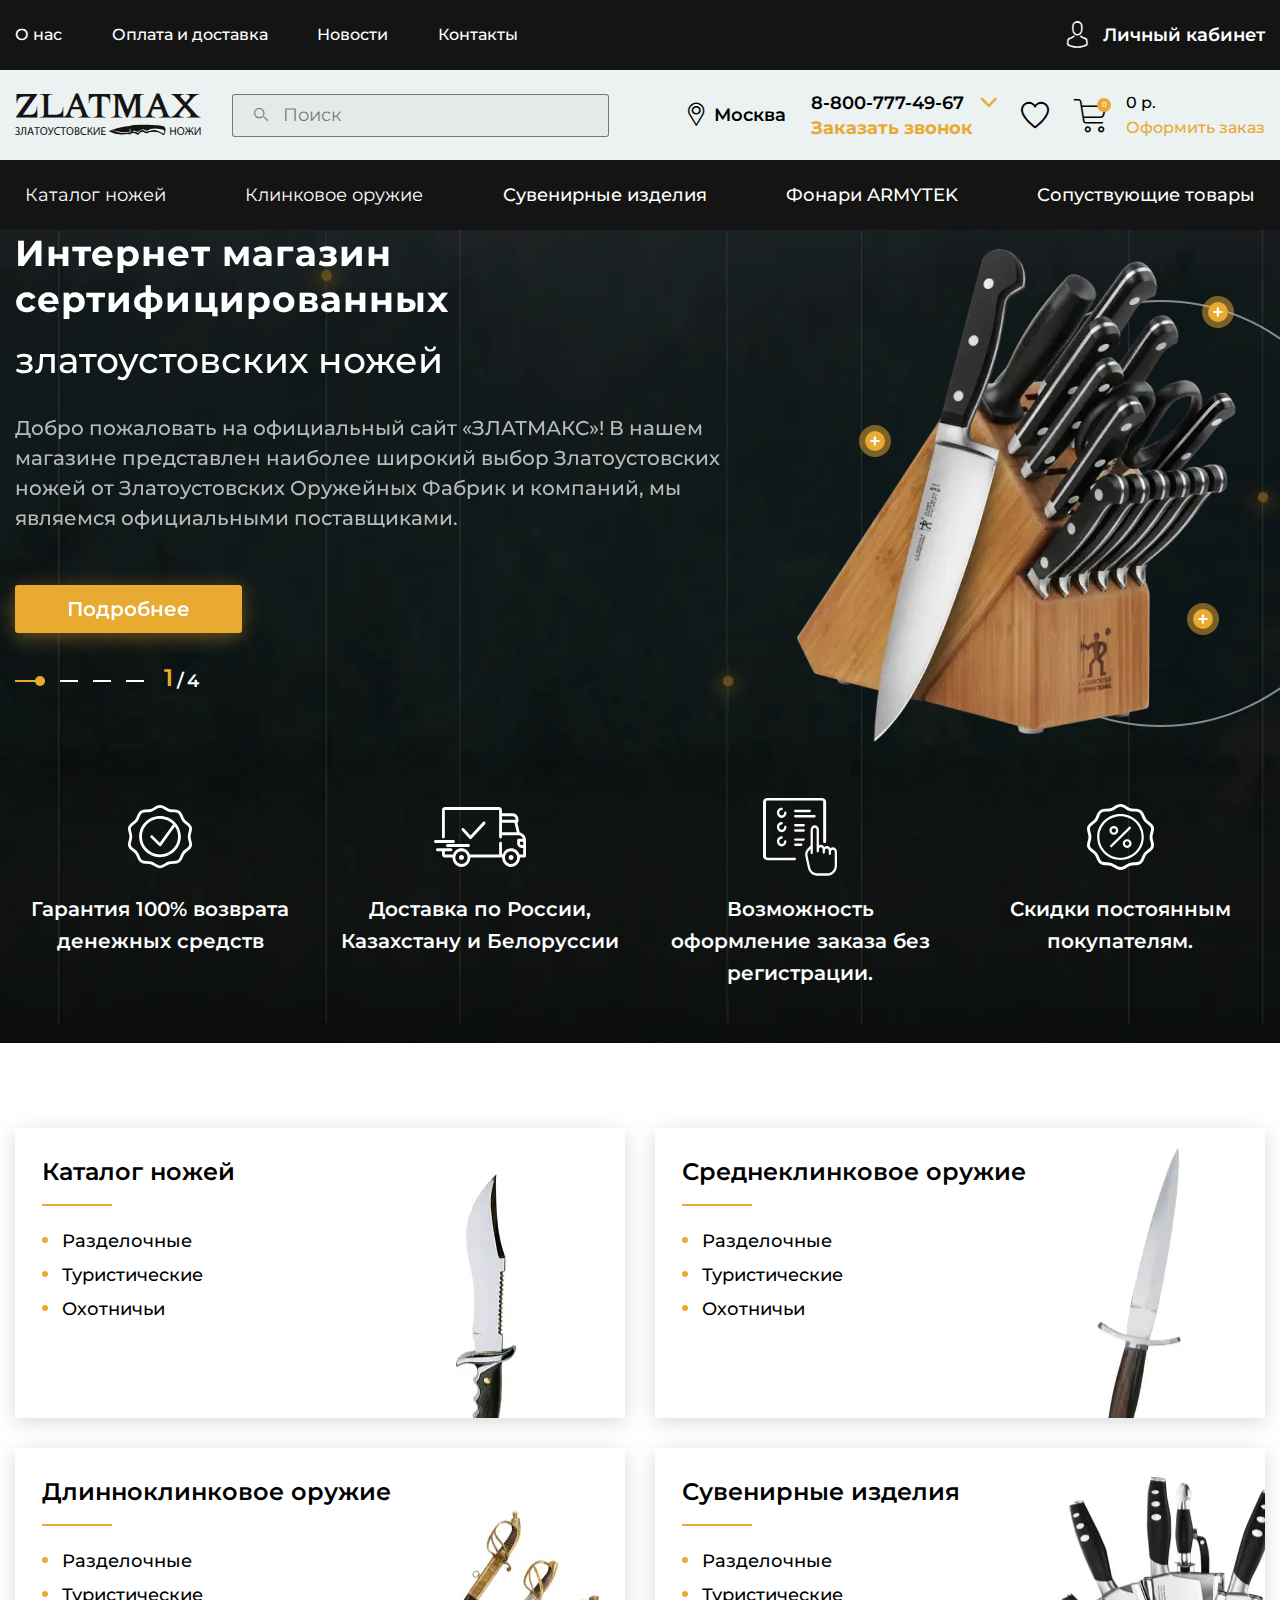
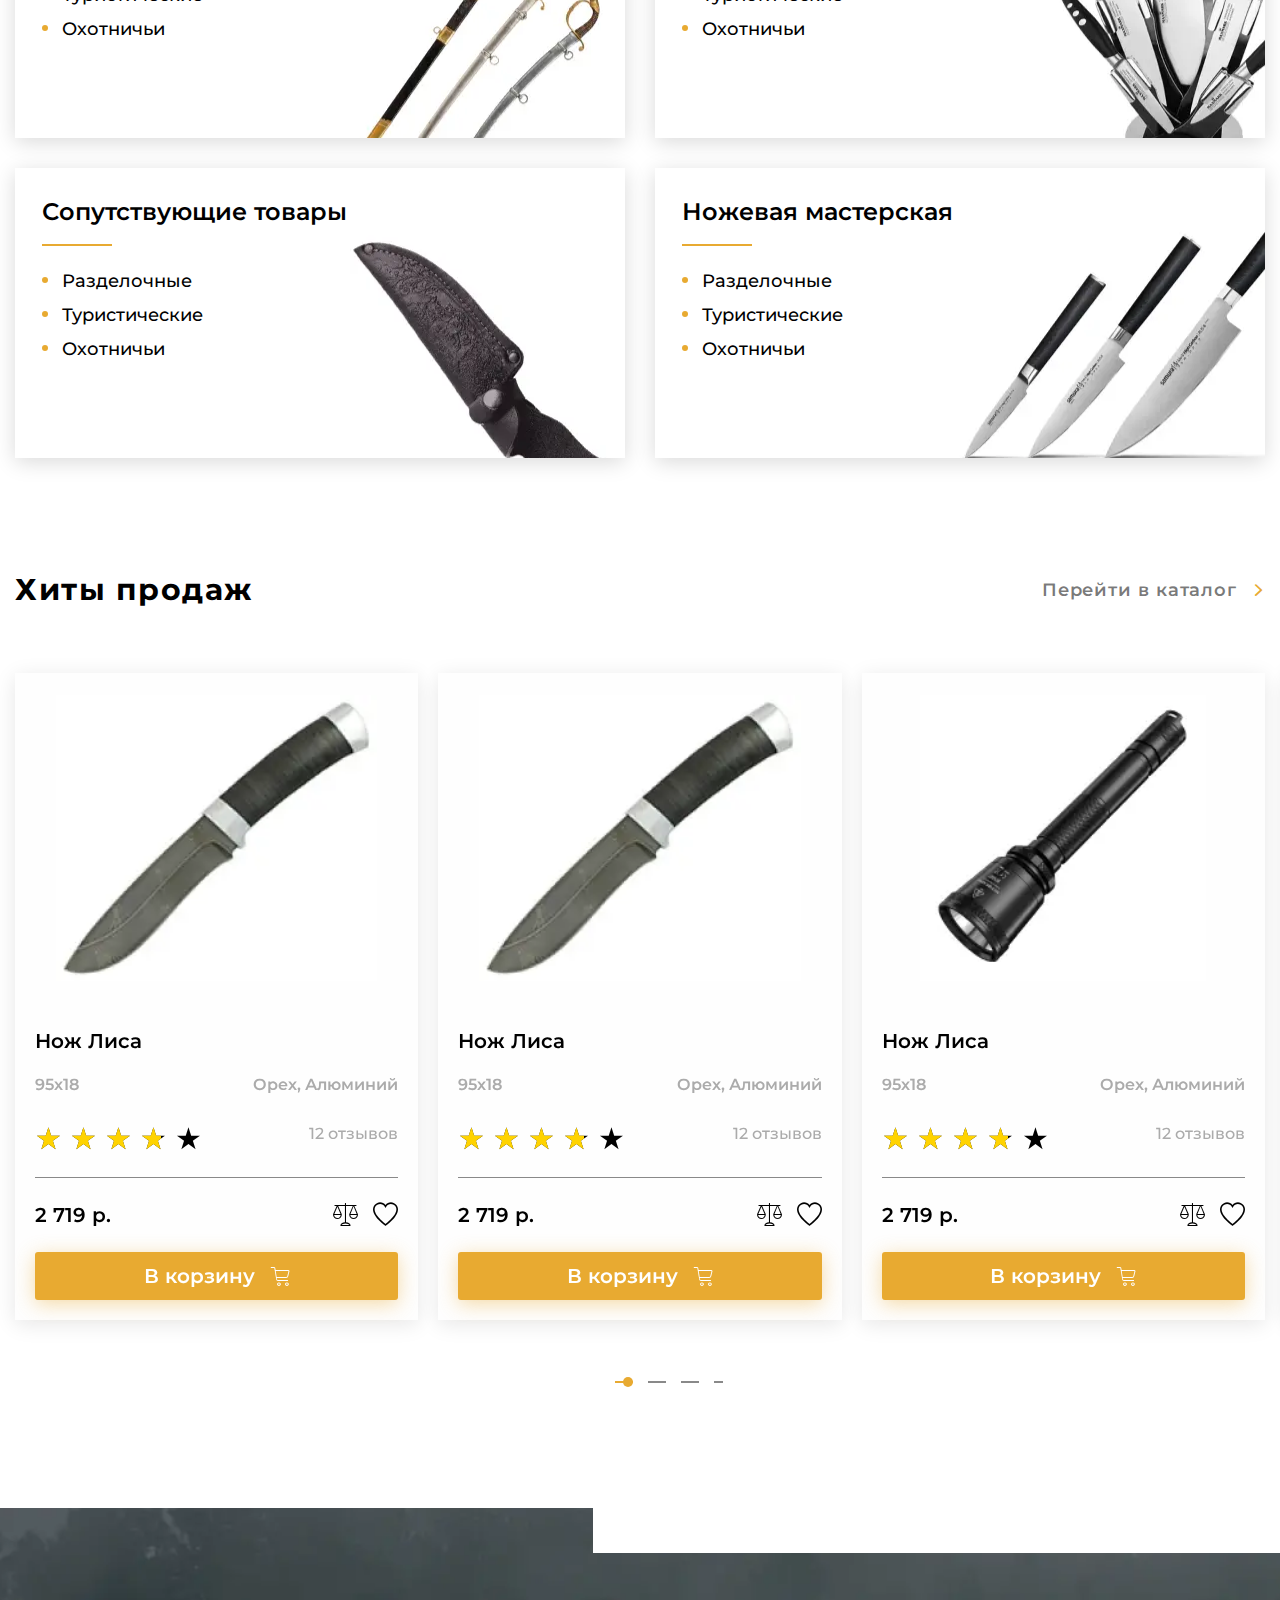
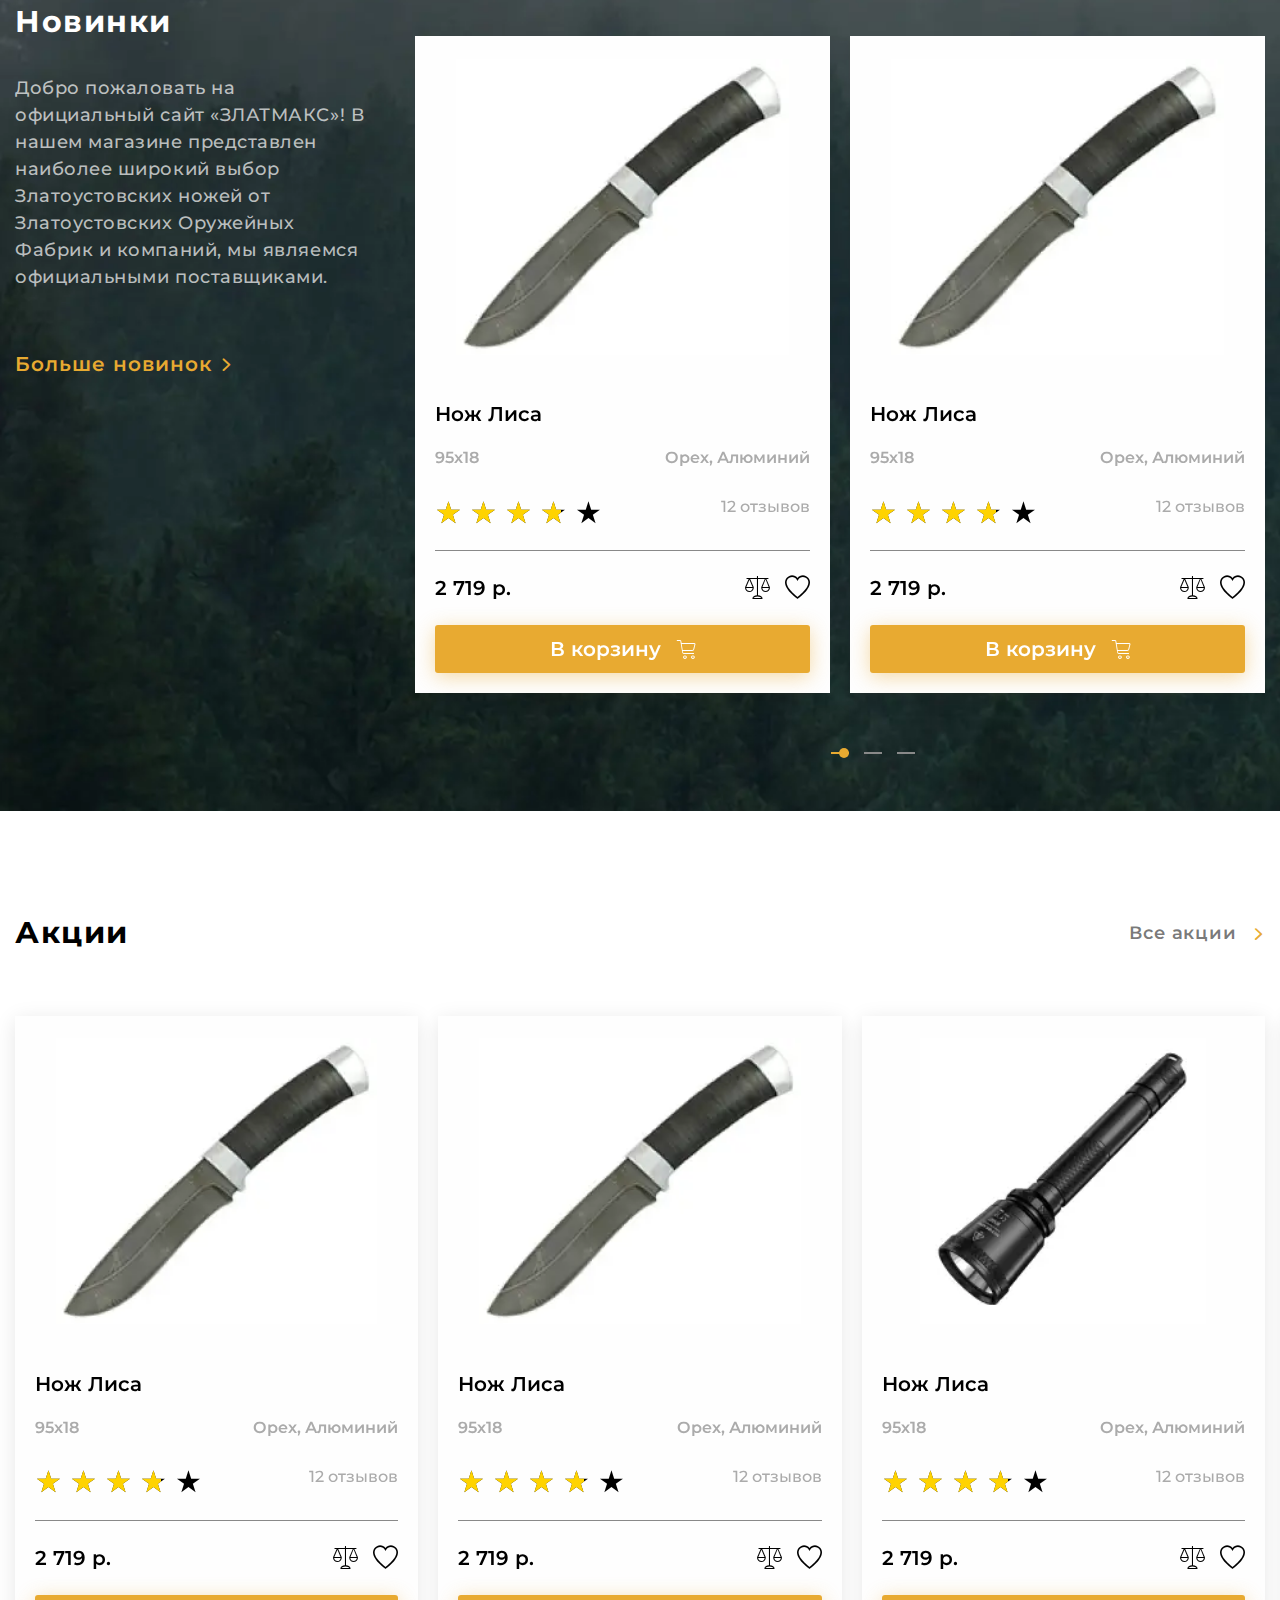
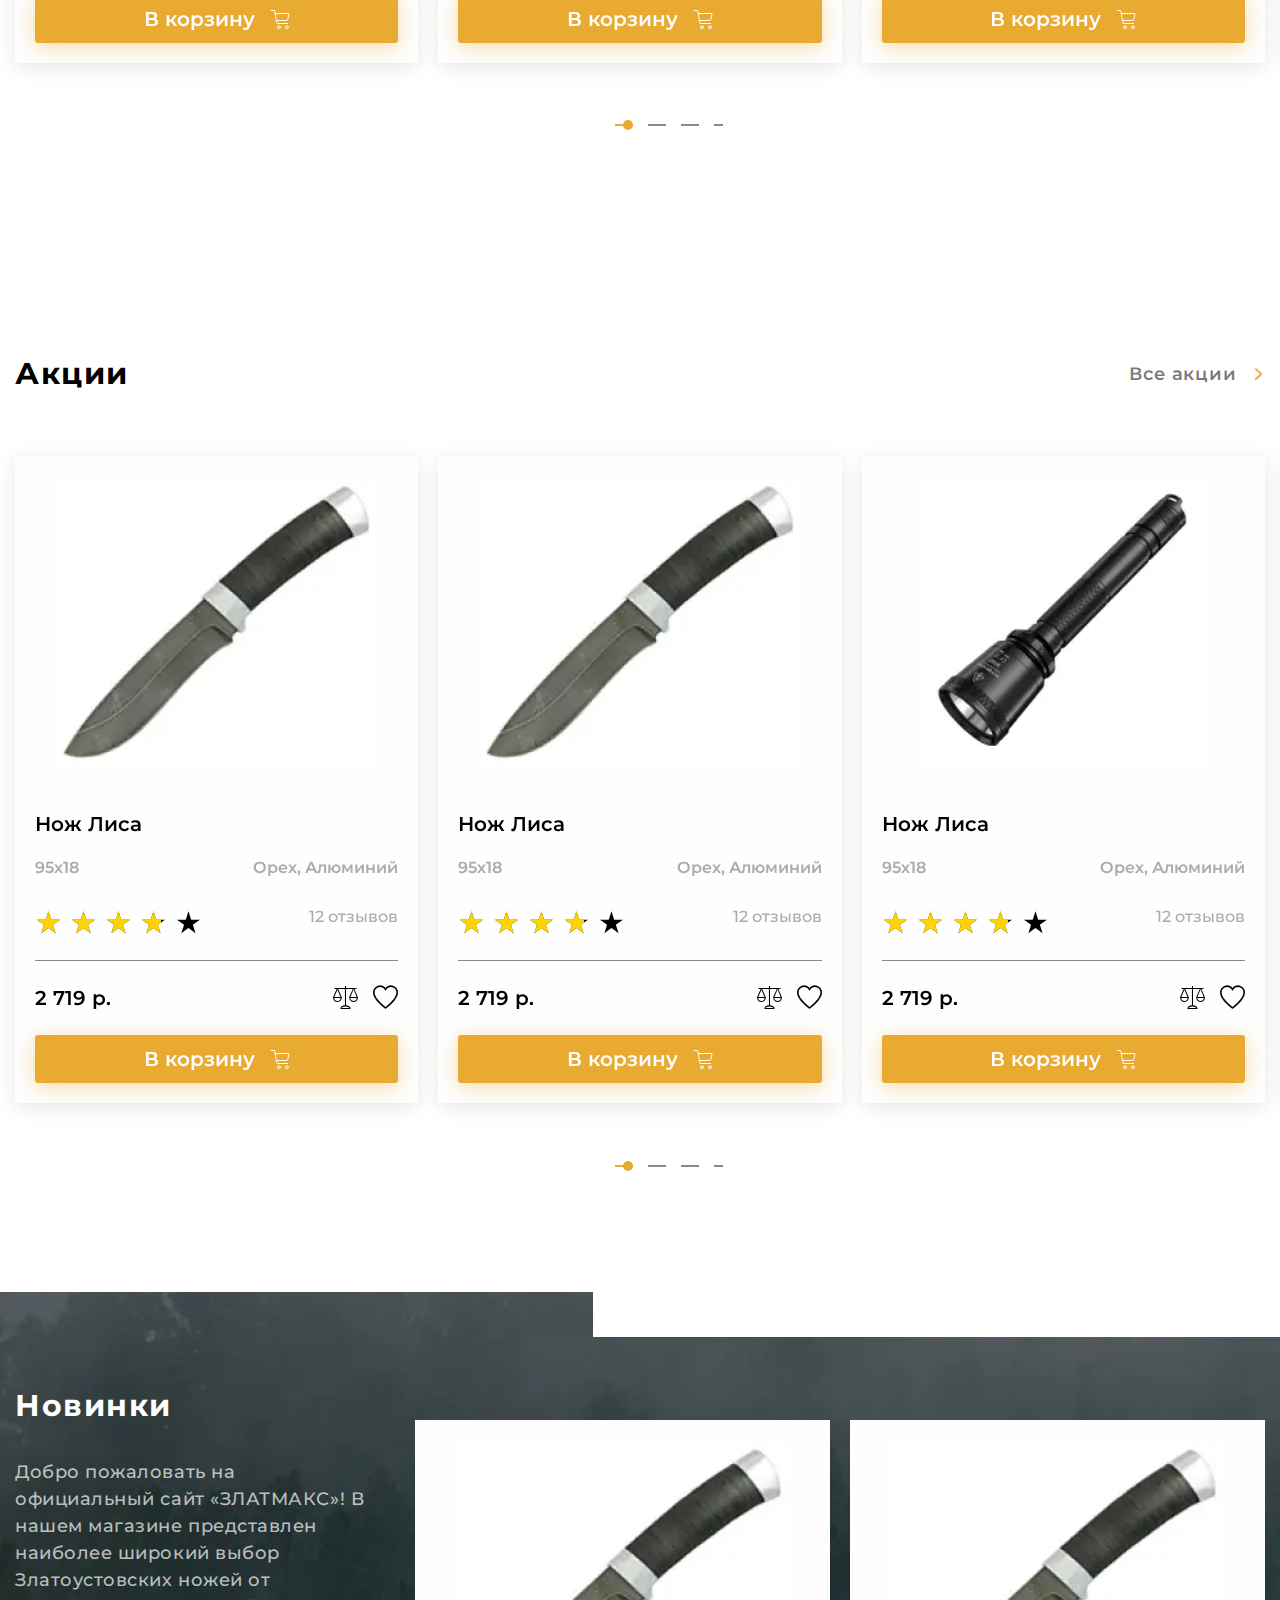
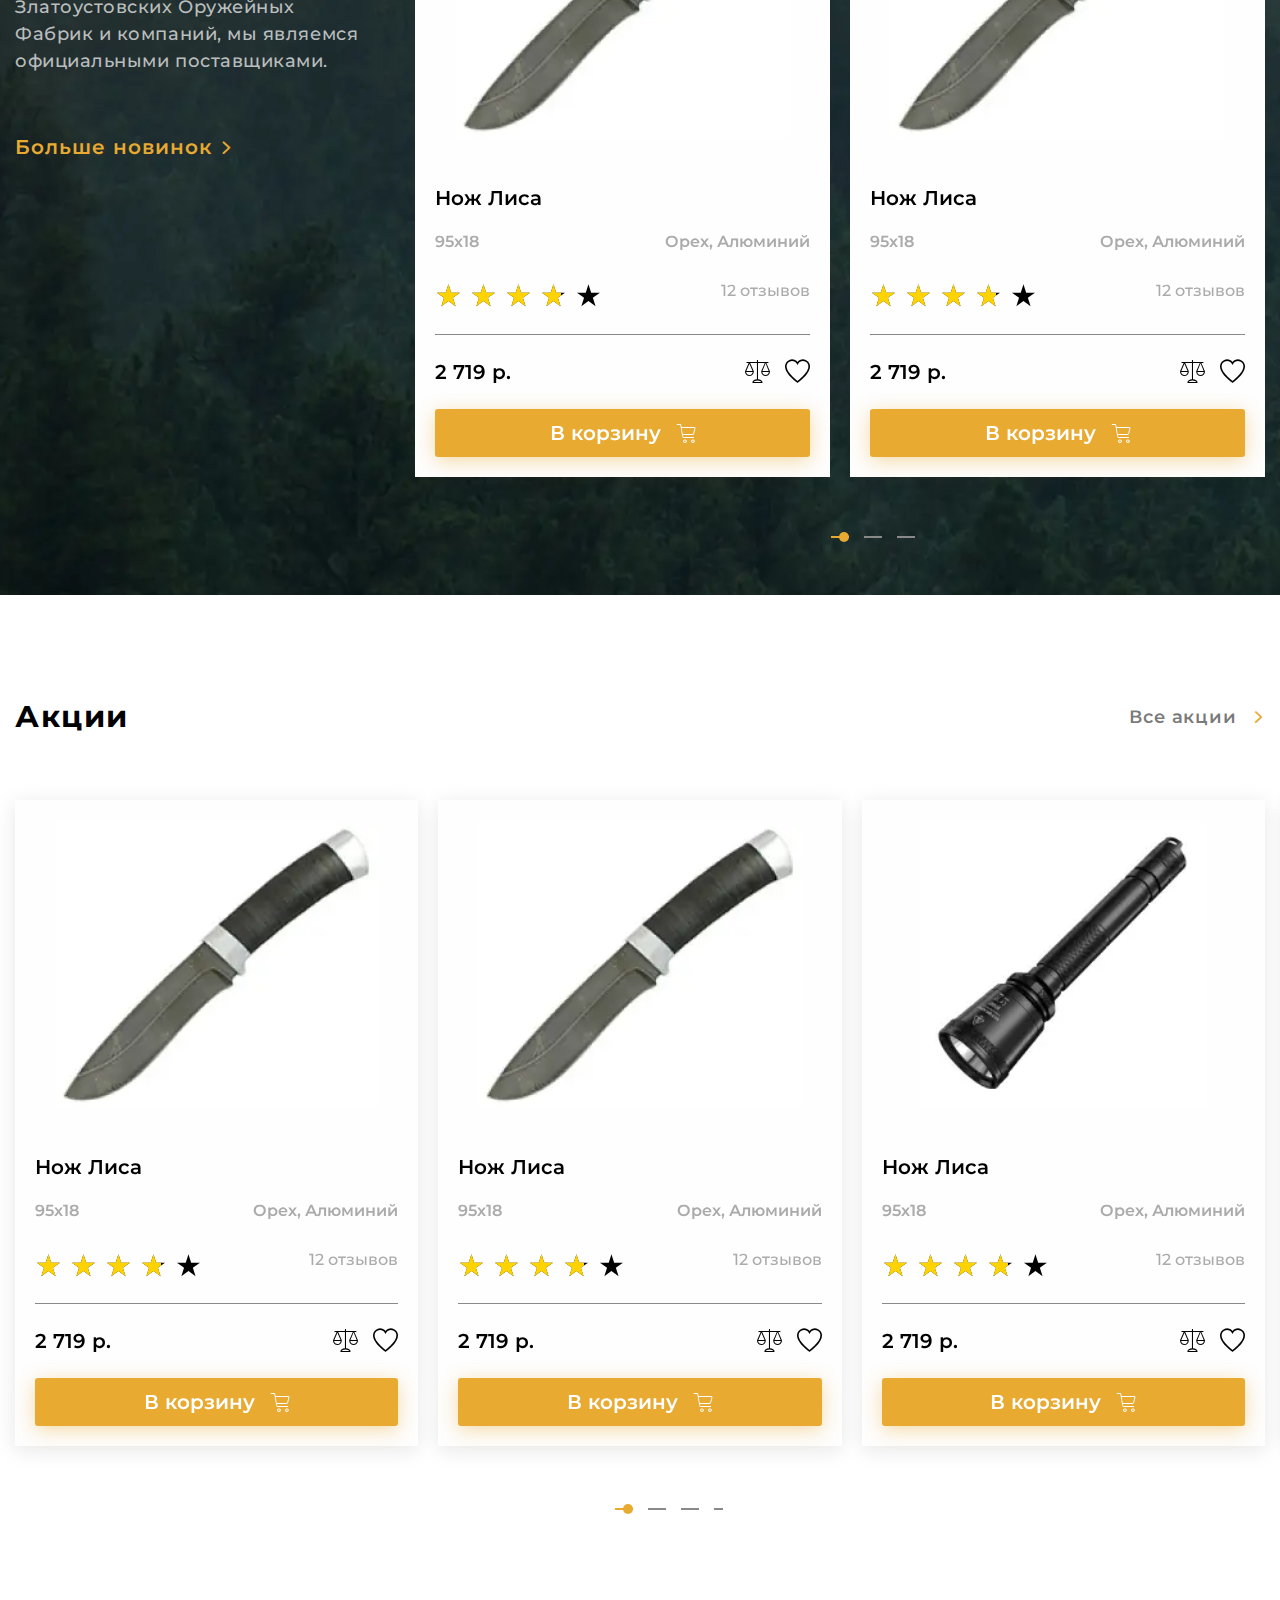
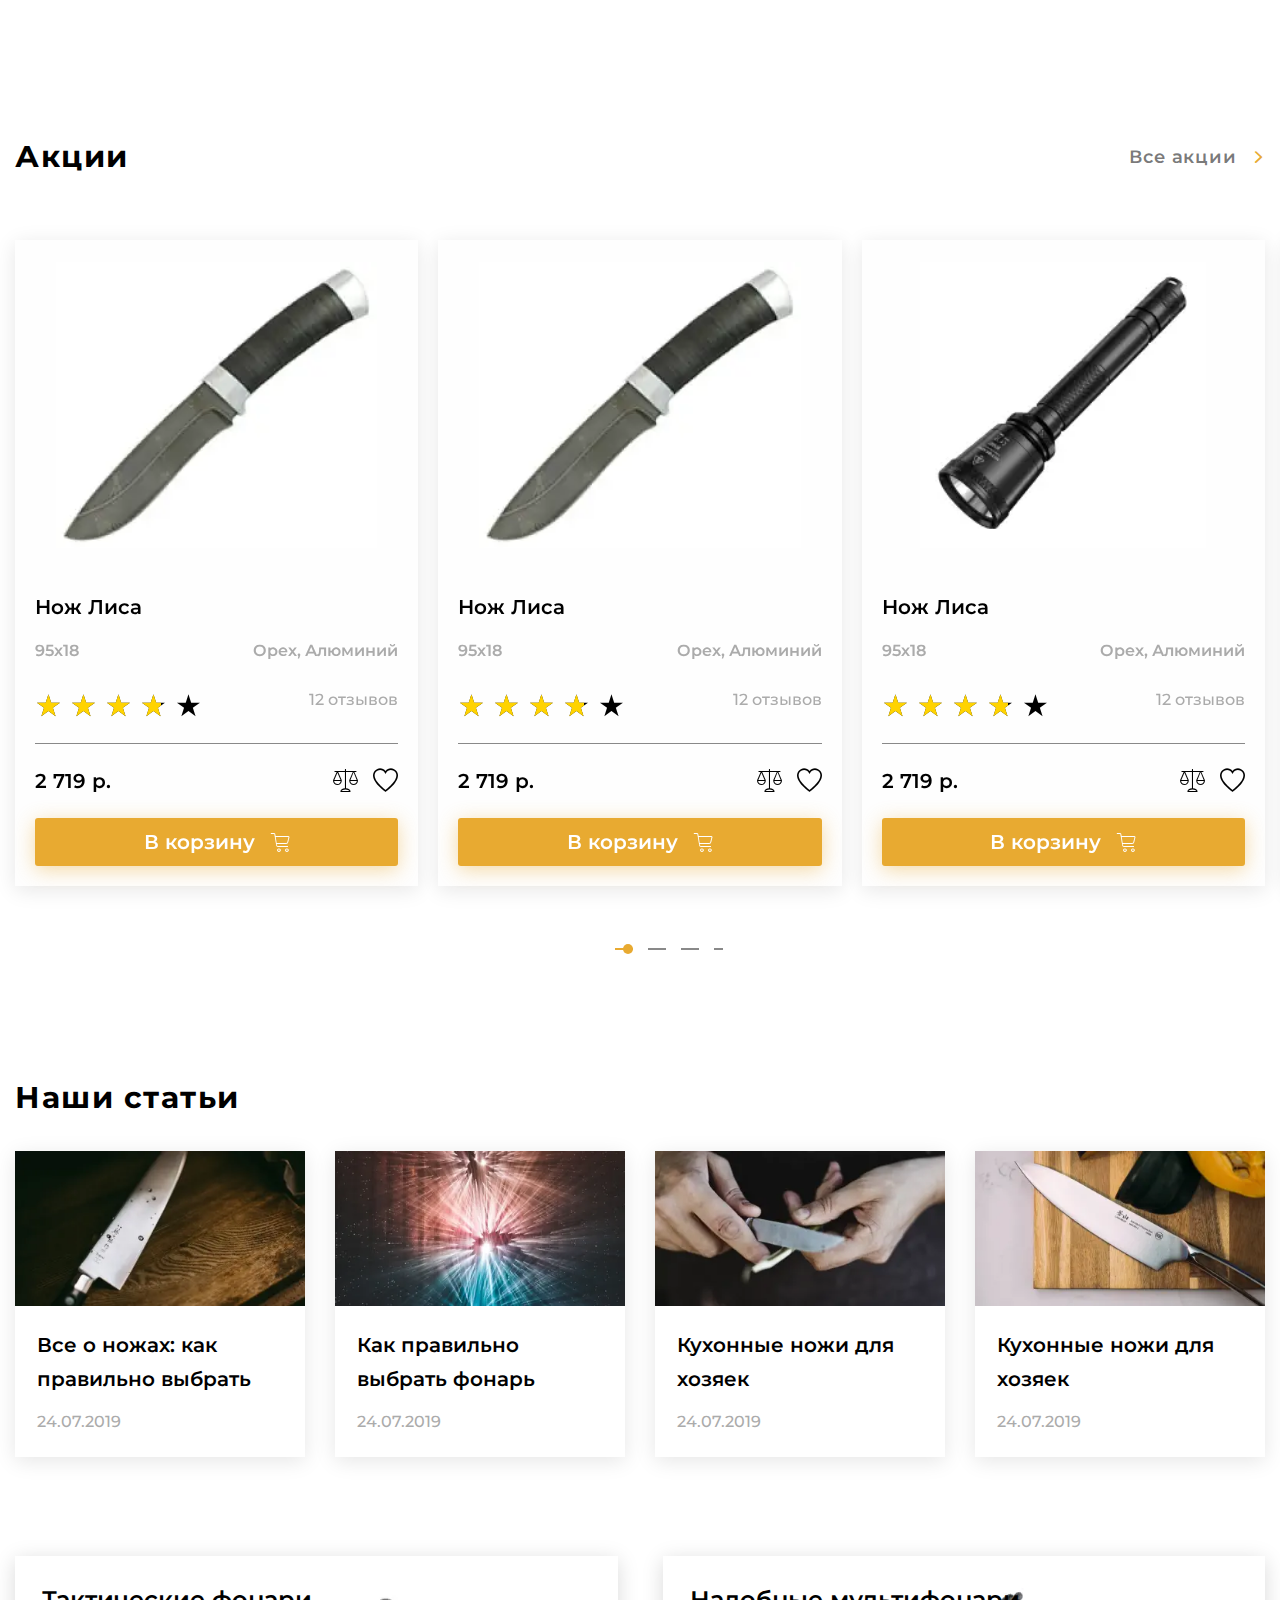
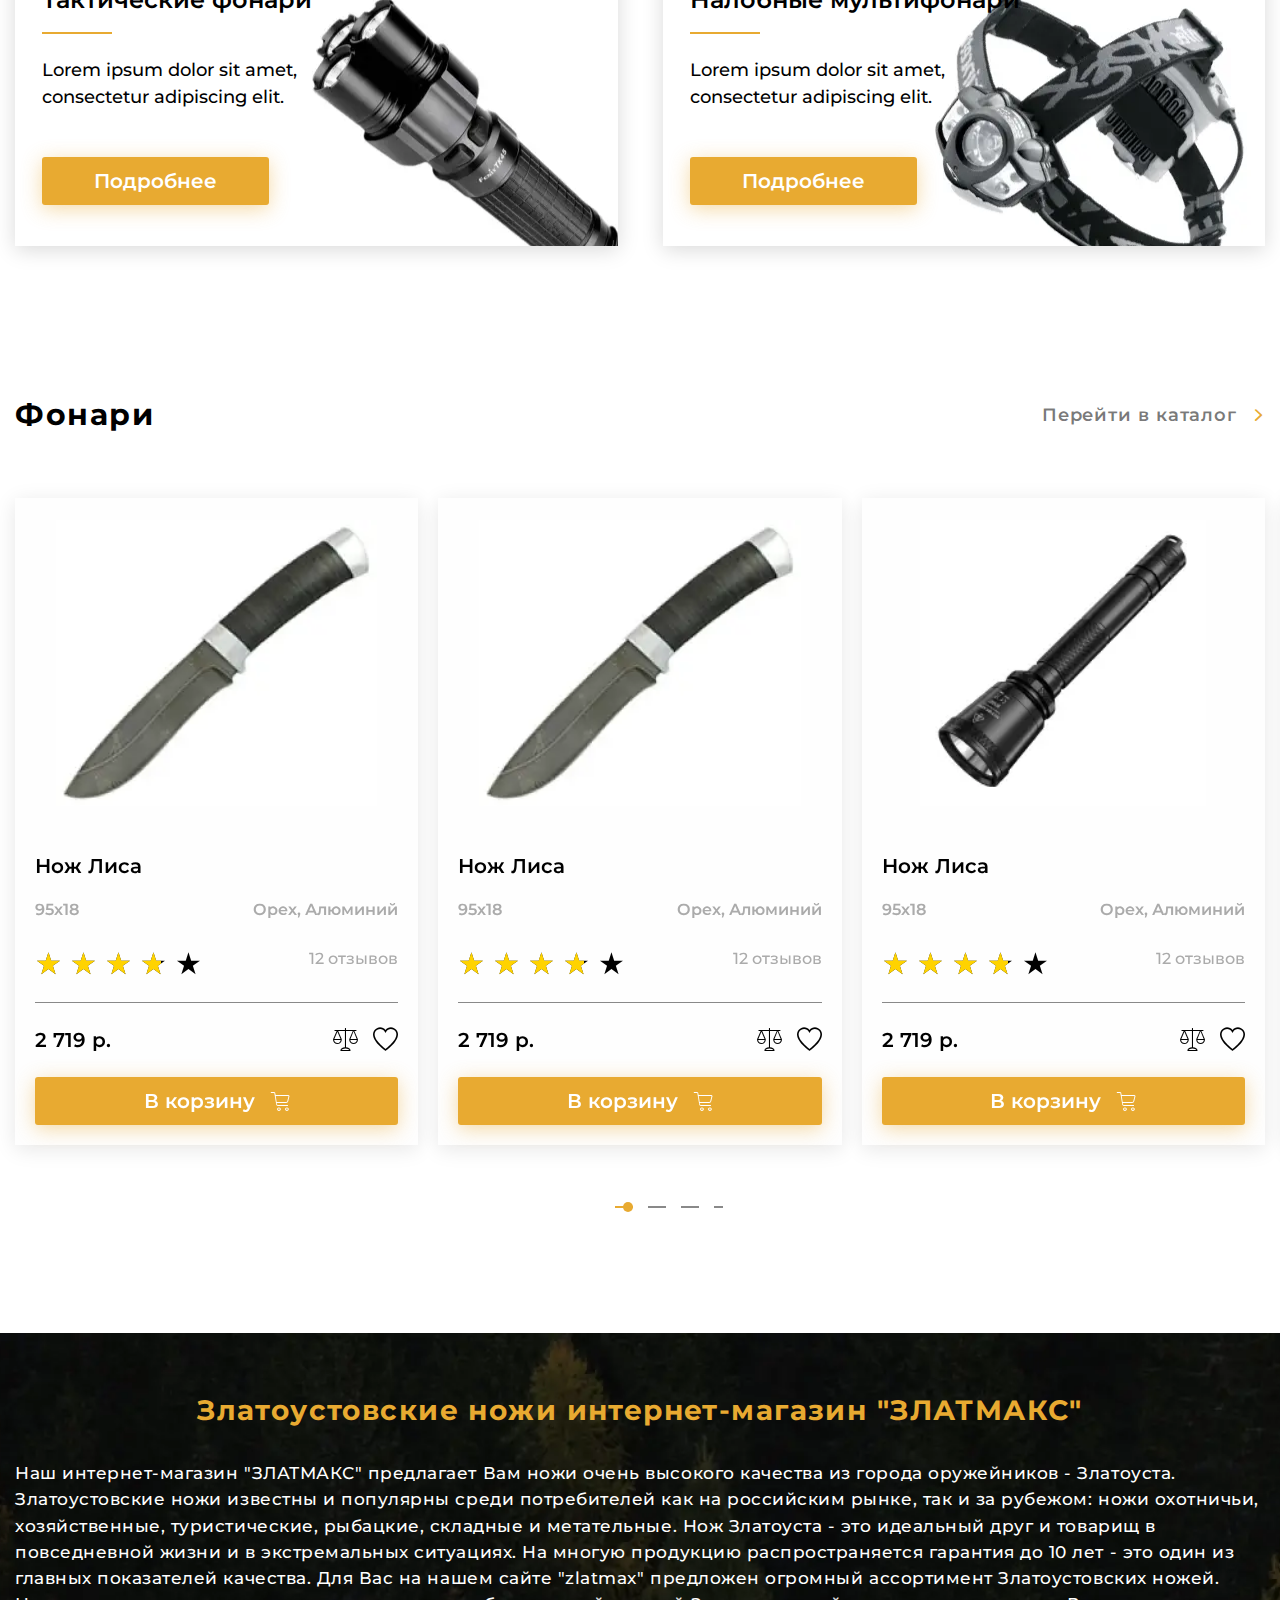
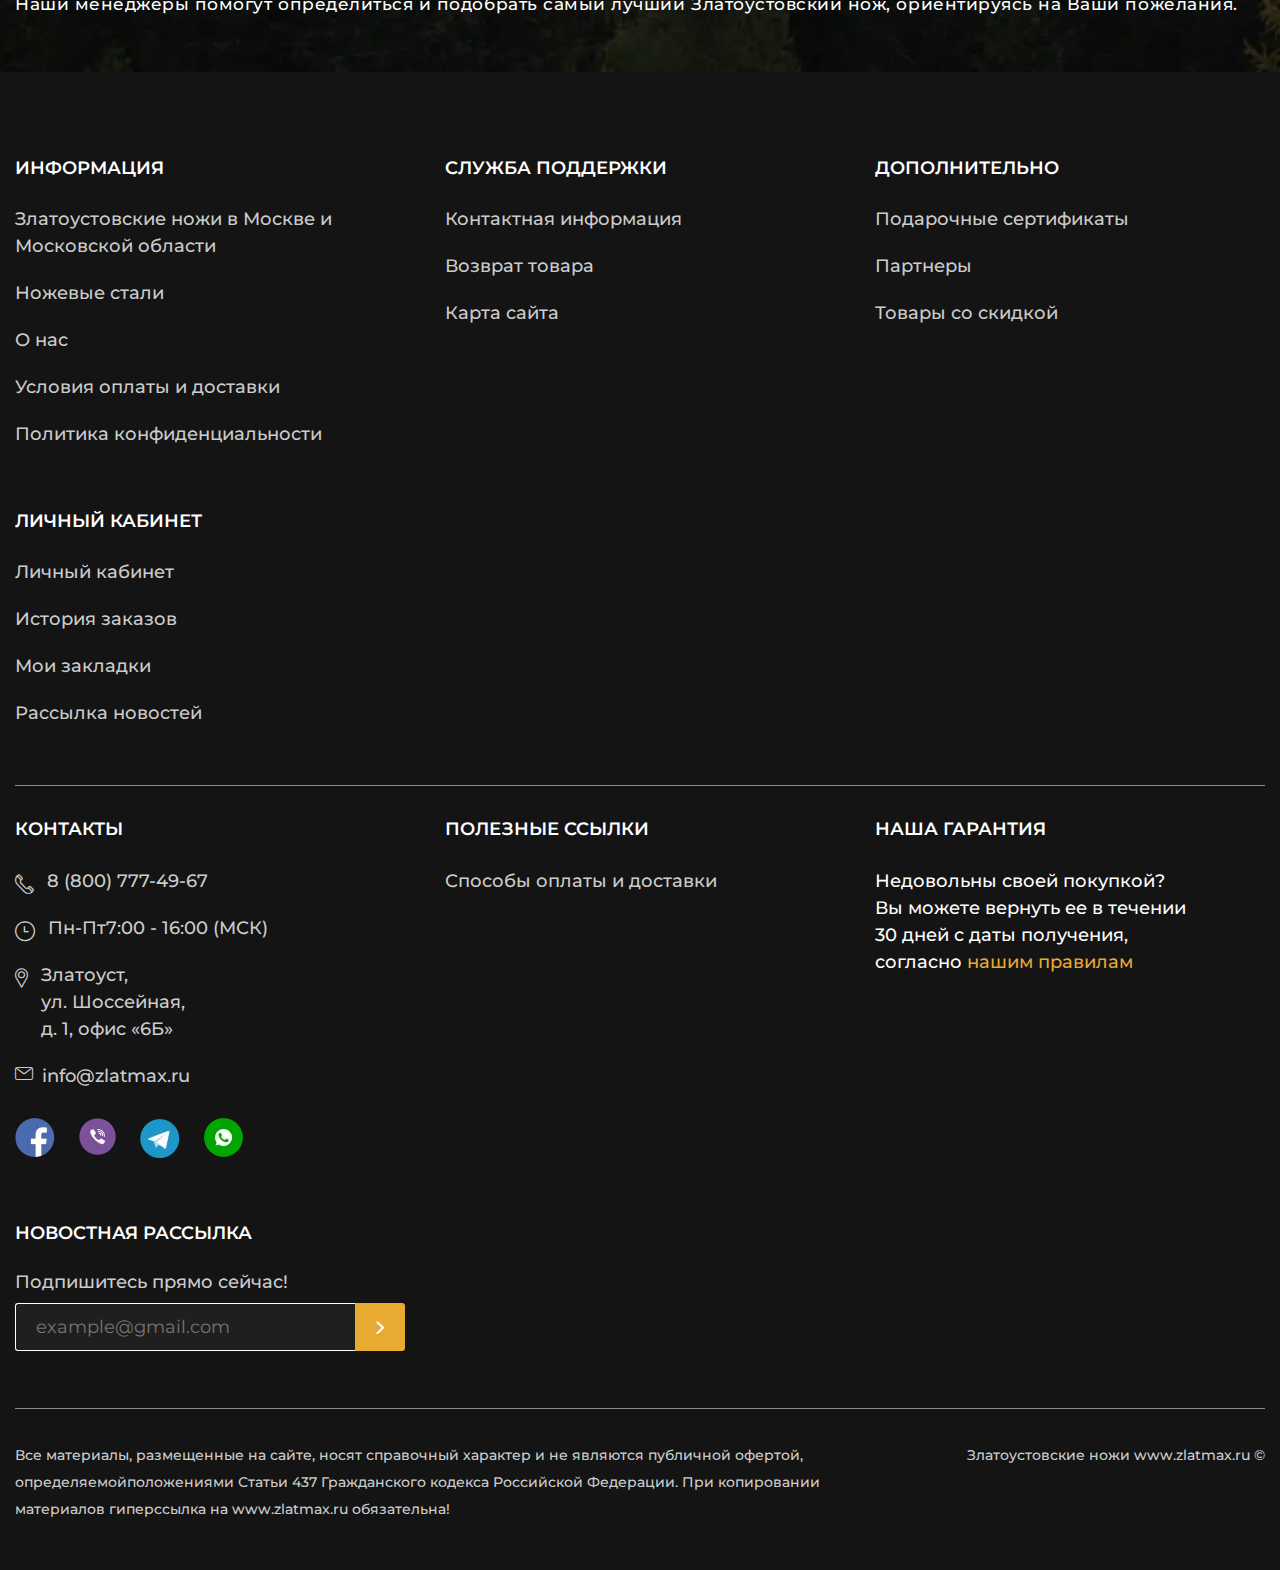
<file: home.html>
<!DOCTYPE html>
<html lang="ru">

<head>
	<title>Главная</title>
	<meta charset="UTF-8">
	<meta name="format-detection" content="telephone=no">
	<!-- <style>body{opacity: 0;}</style> -->
	<link rel="stylesheet" href="css/style.min.css?_v=20220123174652">
	<link rel="shortcut icon" href="favicon.ico">
	<!-- <meta name="robots" content="noindex, nofollow"> -->
	<meta name="viewport" content="width=device-width, initial-scale=1.0">
</head>

<body>
	<div class="wrapper">
		<header class="header">
			<div class="header__top top-header">
				<div class="top-header__container">
					<nav class="top-header__menu menu-top-header">
						<ul data-da=".menu__body,991.98" class="menu-top-header__list">
							<li class="menu-top-header__item menu-top-header__item_catalog">
								<a href="" class="menu-top-header__link menu-top-header__link_catalog _icon-arrow-bottom">Каталог товаров</a>
							</li>
							<li class="menu-top-header__item">
								<a href="" class="menu-top-header__link">О нас</a>
							</li>
							<li class="menu-top-header__item">
								<a href="" class="menu-top-header__link">Оплата и доставка</a>
							</li>
							<li class="menu-top-header__item">
								<a href="" class="menu-top-header__link">Новости</a>
							</li>
							<li class="menu-top-header__item">
								<a href="" class="menu-top-header__link">Контакты</a>
							</li>
						</ul>
					</nav>
					<a href="" class="top-header__user _icon-user">
						<span>Личный кабинет</span></a>

					<nav hidden class="menu">
						<button type="button" class="menu-icon icon-menu">
							<span></span>
						</button>
						<div class="menu__body"></div>
					</nav>
				</div>
			</div>
			<div class="header__body body-header">
				<div class="body-header__container">
					<a href="home.html" class="body-header__logo"></a>
					<div data-da=".catalog-header__container, 479.98" class="body-header__search">
						<form action="#" class="search-header">
							<button type="submit" class="search-header__button _icon-search"></button>
							<input type="text" autocomplete="off" data-error="Ошибка" name="form[]" placeholder="Поиск" class="search-header__input" />
						</form>
					</div>
					<div class="body-header__actions actions-header">
						<a href="" class="actions-header_location _icon-location">
							<span>Москва</span>
						</a>
						<div data-da=".top-header__container, 991.98,first" class="actions-header__phones phones-header">
							<div data-spollers class="phones-header__items">
								<div class="phones-header__item">
									<a href="tel:88007774967" class="phones-header__phone"><span>8-800-777-49-67</span></a>
									<button type="button" data-spoller class="phones-header__arrow _icon-arrow-bottom"></button>
									<ul class="phones-header__list">
										<li>
											<a href="tel:88007774968" class="phones-header__phone">8-800-777-49-68</a>
										</li>
										<li>
											<a href="tel:88007774969" class="phones-header__phone">8-800-777-49-69</a>
										</li>
										<li>
											<a href="tel:88007774970" class="phones-header__phone">8-800-777-49-70</a>
										</li>
									</ul>
								</div>
							</div>

							<button type="submit" data-popup="#callback" class="phones-header__callback">
								Заказать звонок
							</button>
						</div>
						<a href="" data-da=".top-header__container, 991.98,2" class="actions-header__favorite _icon-favorite"></a>
						<a href="" data-da=".top-header__container, 991.98,2" class="actions-header__cart cart-header">
							<div class="cart-header__icon _icon-cart"><span>0</span></div>
							<div class="cart-header__body">
								<div class="cart-header__sumn">0 р.</div>
								<div class="cart-header__link">Оформить заказ</div>
							</div>
						</a>
					</div>
				</div>
			</div>
			<div class="header__catalog catalog-header">
				<div class="catalog-header__container">
					<nav class="catalog-header__menu menu-catalog">
						<button type="button" class="menu-catalog__back _icon-back">
							Назад
						</button>
						<ul class="menu-catalog__list">
							<li class="menu-catalog__item">
								<button data-parent="1" class="menu-catalog__link">
									Каталог ножей
								</button>
							</li>
							<li class="menu-catalog__item">
								<button data-parent="2" class="menu-catalog__link">
									Клинковое оружие
								</button>
							</li>
							<li class="menu-catalog__item">
								<a href="" class="menu-catalog__link">Сувенирные изделия</a>
							</li>
							<li class="menu-catalog__item">
								<a href="" class="menu-catalog__link">Фонари ARMYTEK</a>
							</li>
							<li class="menu-catalog__item">
								<a href="" class="menu-catalog__link">Сопуствующие товары</a>
							</li>
						</ul>
						<div class="menu-catalog__sub-menu sub-menu-catalog">
							<button type="button" class="sub-menu-catalog__back _icon-back">
								Назад
							</button>
							<div class="sub-menu-catalog__container">
								<div hidden data-submenu="1" class="sub-menu-catalog__block">
									<div class="sub-menu-catalog__category">
										<a class="sub-menu-catalog__link-category">Категория ножей</a>
									</div>
									<div class="sub-menu-catalog__category">
										<a class="sub-menu-catalog__link-category">Производство ножей</a>
									</div>
									<div class="sub-menu-catalog__category">
										<a class="sub-menu-catalog__link-category">Ножи по маркам стали</a>
									</div>
									<div class="sub-menu-catalog__category">
										<a class="sub-menu-catalog__link-category">Заточка и полировка ножей</a>
									</div>
									<div class="sub-menu-catalog__category">
										<a class="sub-menu-catalog__link-category">Ножевая мастерская</a>
									</div>

									<ul class="sub-menu-catalog__list">
										<li class="sub-menu-catalog__item">
											<a href="catalog.html" class="sub-menu-catalog__link">Разделочные ножи</a>
										</li>
										<li class="sub-menu-catalog__item">
											<a href="" class="sub-menu-catalog__link">Туристические ножи</a>
										</li>
										<li class="sub-menu-catalog__item">
											<a href="" class="sub-menu-catalog__link">Ножи охотничьи</a>
										</li>
										<li class="sub-menu-catalog__item">
											<a href="" class="sub-menu-catalog__link">Булатные ножи</a>
										</li>
										<li class="sub-menu-catalog__item">
											<a href="" class="sub-menu-catalog__link">Ножи из дамаска</a>
										</li>
										<li class="sub-menu-catalog__item">
											<a href="" class="sub-menu-catalog__link">Тактического назначения</a>
										</li>
										<li class="sub-menu-catalog__item">
											<a href="" class="sub-menu-catalog__link">Метательные ножи</a>
										</li>
										<li class="sub-menu-catalog__item">
											<a href="" class="sub-menu-catalog__link">Мачете и кукри</a>
										</li>
										<li class="sub-menu-catalog__item">
											<a href="" class="sub-menu-catalog__link">Ножи кухонные</a>
										</li>
									</ul>
									<ul class="sub-menu-catalog__list">
										<li class="sub-menu-catalog__item">
											<a href="" class="sub-menu-catalog__link">Ножи АИР</a>
										</li>
										<li class="sub-menu-catalog__item">
											<a href="" class="sub-menu-catalog__link">Ножи ЗИК</a>
										</li>
										<li class="sub-menu-catalog__item">
											<a href="" class="sub-menu-catalog__link">Ножи ЗЗОСС</a>
										</li>
										<li class="sub-menu-catalog__item">
											<a href="" class="sub-menu-catalog__link">Ножи Оружейник</a>
										</li>
										<li class="sub-menu-catalog__item">
											<a href="" class="sub-menu-catalog__link">Булат Сергея Баранова</a>
										</li>
										<li class="sub-menu-catalog__item">
											<a href="" class="sub-menu-catalog__link">Булат Андрея Умерова</a>
										</li>
										<li class="sub-menu-catalog__item">
											<a href="" class="sub-menu-catalog__link">Ножи Златко</a>
										</li>
										<li class="sub-menu-catalog__item">
											<a href="" class="sub-menu-catalog__link">Ножи Стиль-М</a>
										</li>
										<li class="sub-menu-catalog__item">
											<a href="" class="sub-menu-catalog__link">Ножи РОСоружие</a>
										</li>
										<li class="sub-menu-catalog__item">
											<a href="" class="sub-menu-catalog__link">Оружейная компания</a>
										</li>
									</ul>
									<ul class="sub-menu-catalog__list">
										<li class="sub-menu-catalog__item">
											<a href="" class="sub-menu-catalog__link">Ножи из стали 40х102С2М</a>
										</li>
										<li class="sub-menu-catalog__item">
											<a href="" class="sub-menu-catalog__link">Ножи из стали 95х18</a>
										</li>
										<li class="sub-menu-catalog__item">
											<a href="" class="sub-menu-catalog__link">Ножи из стали 100х13м</a>
										</li>
										<li class="sub-menu-catalog__item">
											<a href="" class="sub-menu-catalog__link">Ножи из стали 110х18м-ШД</a>
										</li>
										<li class="sub-menu-catalog__item">
											<a href="" class="sub-menu-catalog__link">Ножи из стали ЭИ-107 ТЦ</a>
										</li>
										<li class="sub-menu-catalog__item">
											<a href="" class="sub-menu-catalog__link">Ножи из стали 50х14МФ</a>
										</li>
										<li class="sub-menu-catalog__item">
											<a href="" class="sub-menu-catalog__link">Ножи из стали AUS-8</a>
										</li>
										<li class="sub-menu-catalog__item">
											<a href="" class="sub-menu-catalog__link">Ножи из стали К340</a>
										</li>
										<li class="sub-menu-catalog__item">
											<a href="" class="sub-menu-catalog__link">Ножи из стали M390</a>
										</li>
										<li class="sub-menu-catalog__item">
											<a href="" class="sub-menu-catalog__link">Ножи из стали ЭП-766</a>
										</li>
									</ul>
									<ul class="sub-menu-catalog__list">
										<li class="sub-menu-catalog__item">
											<a href="" class="sub-menu-catalog__link">Паста ГОИ</a>
										</li>
										<li class="sub-menu-catalog__item">
											<a href="" class="sub-menu-catalog__link">Алмазная паста</a>
										</li>
										<li class="sub-menu-catalog__item">
											<a href="" class="sub-menu-catalog__link">Бруски и камни для заточки</a>
										</li>
										<li class="sub-menu-catalog__item">
											<a href="" class="sub-menu-catalog__link">Заточные системы</a>
										</li>
									</ul>
									<ul class="sub-menu-catalog__list">
										<li class="sub-menu-catalog__item">
											<a href="" class="sub-menu-catalog__link">Ножевые клинки</a>
										</li>
										<li class="sub-menu-catalog__item">
											<a href="" class="sub-menu-catalog__link">Заготовки для ножей</a>
										</li>
										<li class="sub-menu-catalog__item">
											<a href="" class="sub-menu-catalog__link">Литье для ножей</a>
										</li>
										<li class="sub-menu-catalog__item">
											<a href="" class="sub-menu-catalog__link">Материалы для рукоятей</a>
										</li>
										<li class="sub-menu-catalog__item">
											<a href="" class="sub-menu-catalog__link">Уход за рукоятиями ножей</a>
										</li>
									</ul>
									<div class="sub-menu-catalog__footer">
										<a href="" class="sub-menu-catalog__all">Смотреть все</a>
									</div>
									<div class="sub-menu-catalog__footer">
										<a href="" class="sub-menu-catalog__all">Смотреть все</a>
									</div>
									<div class="sub-menu-catalog__footer">
										<a href="" class="sub-menu-catalog__all">Смотреть все</a>
									</div>
									<div class="sub-menu-catalog__footer">
										<a href="" class="sub-menu-catalog__all">Смотреть все</a>
									</div>
									<div class="sub-menu-catalog__footer">
										<a href="" class="sub-menu-catalog__all">Смотреть все</a>
									</div>
								</div>
								<div hidden data-submenu="2" class="sub-menu-catalog__block">
									<div class="sub-menu-catalog__category">
										<a class="sub-menu-catalog__link-category">Категория ножей</a>
									</div>
									<div class="sub-menu-catalog__category">
										<a class="sub-menu-catalog__link-category">Производство ножей</a>
									</div>
									<div class="sub-menu-catalog__category">
										<a class="sub-menu-catalog__link-category">Заточка и полировка ножей</a>
									</div>

									<ul class="sub-menu-catalog__list">
										<li class="sub-menu-catalog__item">
											<a href="" class="sub-menu-catalog__link">Разделочные ножи</a>
										</li>
										<li class="sub-menu-catalog__item">
											<a href="" class="sub-menu-catalog__link">Туристические ножи</a>
										</li>
										<li class="sub-menu-catalog__item">
											<a href="" class="sub-menu-catalog__link">Ножи охотничьи</a>
										</li>
										<li class="sub-menu-catalog__item">
											<a href="" class="sub-menu-catalog__link">Булатные ножи</a>
										</li>
										<li class="sub-menu-catalog__item">
											<a href="" class="sub-menu-catalog__link">Ножи из дамаска</a>
										</li>
										<li class="sub-menu-catalog__item">
											<a href="" class="sub-menu-catalog__link">Тактического назначения</a>
										</li>
										<li class="sub-menu-catalog__item">
											<a href="" class="sub-menu-catalog__link">Метательные ножи</a>
										</li>
										<li class="sub-menu-catalog__item">
											<a href="" class="sub-menu-catalog__link">Мачете и кукри</a>
										</li>
										<li class="sub-menu-catalog__item">
											<a href="" class="sub-menu-catalog__link">Ножи кухонные</a>
										</li>
									</ul>
									<ul class="sub-menu-catalog__list">
										<li class="sub-menu-catalog__item">
											<a href="" class="sub-menu-catalog__link">Ножи АИР</a>
										</li>
										<li class="sub-menu-catalog__item">
											<a href="" class="sub-menu-catalog__link">Ножи ЗИК</a>
										</li>
										<li class="sub-menu-catalog__item">
											<a href="" class="sub-menu-catalog__link">Ножи ЗЗОСС</a>
										</li>
										<li class="sub-menu-catalog__item">
											<a href="" class="sub-menu-catalog__link">Ножи Оружейник</a>
										</li>
										<li class="sub-menu-catalog__item">
											<a href="" class="sub-menu-catalog__link">Булат Сергея Баранова</a>
										</li>
										<li class="sub-menu-catalog__item">
											<a href="" class="sub-menu-catalog__link">Булат Андрея Умерова</a>
										</li>
										<li class="sub-menu-catalog__item">
											<a href="" class="sub-menu-catalog__link">Ножи Златко</a>
										</li>
										<li class="sub-menu-catalog__item">
											<a href="" class="sub-menu-catalog__link">Ножи Стиль-М</a>
										</li>
										<li class="sub-menu-catalog__item">
											<a href="" class="sub-menu-catalog__link">Ножи РОСоружие</a>
										</li>
										<li class="sub-menu-catalog__item">
											<a href="" class="sub-menu-catalog__link">Оружейная компания</a>
										</li>
									</ul>
									<ul class="sub-menu-catalog__list">
										<li class="sub-menu-catalog__item">
											<a href="" class="sub-menu-catalog__link">Паста ГОИ</a>
										</li>
										<li class="sub-menu-catalog__item">
											<a href="" class="sub-menu-catalog__link">Алмазная паста</a>
										</li>
										<li class="sub-menu-catalog__item">
											<a href="" class="sub-menu-catalog__link">Бруски и камни для заточки</a>
										</li>
										<li class="sub-menu-catalog__item">
											<a href="" class="sub-menu-catalog__link">Заточные системы</a>
										</li>
									</ul>
									<div class="sub-menu-catalog__footer">
										<a href="" class="sub-menu-catalog__all">Смотреть все</a>
									</div>
									<div class="sub-menu-catalog__footer">
										<a href="" class="sub-menu-catalog__all">Смотреть все</a>
									</div>
									<div class="sub-menu-catalog__footer">
										<a href="" class="sub-menu-catalog__all">Смотреть все</a>
									</div>
								</div>
							</div>
						</div>
					</nav>
				</div>
			</div>
		</header>

		<main class="page page_home">
			<section class="page__main-block main-block">
				<div class="main-block__container">
					<div class="main-block__body">
						<div class="main-block__slider">
							<div class="main-block__swiper">
								<div class="main-block__slide slide-main-block">
									<div class="slide-main-block__content">
										<h2 data-swiper-parallax="-100" class="slide-main-block__title">
											Интернет магазин сертифицированных
										</h2>
										<div data-swiper-parallax="-150" class="slide-main-block__sub-title">
											златоустовских ножей
										</div>
										<div data-swiper-parallax="-200" class="slide-main-block__text">
											Добро пожаловать на официальный сайт «ЗЛАТМАКС»! В нашем
											магазине представлен наиболее широкий выбор
											Златоустовских ножей от Златоустовских Оружейных Фабрик
											и компаний, мы являемся официальными поставщиками.
										</div>
									</div>
									<a data-swiper-parallax="-300" href="" class="slide-main-block__button button">
										Подробнее
									</a>
								</div>
								<div class="main-block__slide slide-main-block">
									<div class="slide-main-block__content">
										<h2 data-swiper-parallax="-100" class="slide-main-block__title">
											Интернет магазин сертифицированных
										</h2>
										<div data-swiper-parallax="-150" class="slide-main-block__sub-title">
											златоустовских ножей
										</div>
										<div data-swiper-parallax="-200" class="slide-main-block__text">
											Добро пожаловать на официальный сайт «ЗЛАТМАКС»! В нашем
											магазине представлен наиболее широкий выбор
											Златоустовских ножей от Златоустовских Оружейных Фабрик
											и компаний, мы являемся официальными поставщиками.
										</div>
									</div>
									<a data-swiper-parallax="-300" href="" class="slide-main-block__button button">
										Подробнее
									</a>
								</div>
								<div class="main-block__slide slide-main-block">
									<div class="slide-main-block__content">
										<h2 data-swiper-parallax="-100" class="slide-main-block__title">
											Интернет магазин сертифицированных
										</h2>
										<div data-swiper-parallax="-150" class="slide-main-block__sub-title">
											златоустовских ножей
										</div>
										<div data-swiper-parallax="-200" class="slide-main-block__text">
											Добро пожаловать на официальный сайт «ЗЛАТМАКС»! В нашем
											магазине представлен наиболее широкий выбор
											Златоустовских ножей от Златоустовских Оружейных Фабрик
											и компаний, мы являемся официальными поставщиками.
										</div>
									</div>
									<a data-swiper-parallax="-300" href="" class="slide-main-block__button button">
										Подробнее
									</a>
								</div>
								<div class="main-block__slide slide-main-block">
									<div class="slide-main-block__content">
										<h2 data-swiper-parallax="-100" class="slide-main-block__title">
											Интернет магазин сертифицированных
										</h2>
										<div data-swiper-parallax="-150" class="slide-main-block__sub-title">
											златоустовских ножей
										</div>
										<div data-swiper-parallax="-200" class="slide-main-block__text">
											Добро пожаловать на официальный сайт «ЗЛАТМАКС»! В нашем
											магазине представлен наиболее широкий выбор
											Златоустовских ножей от Златоустовских Оружейных Фабрик
											и компаний, мы являемся официальными поставщиками.
										</div>
									</div>
									<a data-swiper-parallax="-300" href="" class="slide-main-block__button button">
										Подробнее
									</a>
								</div>
							</div>
							<div class="main-block__controll controll-main-block">
								<div class="controll-main-block__dotts"></div>
								<div class="controll-main-block__fraction fraction-controll">
									<span class="fraction-controll__current">1</span> /
									<span class="fraction-controll__all">0</span>
								</div>
							</div>
						</div>
						<div class="main-block__media media-main-block">
							<div class="media-main-block__body">
								<div class="media-main-block__image">
									<picture><source srcset="img/mainpage/main-block/image.webp"type="image/webp"><img src="img/mainpage/main-block/image.png" alt="" /></picture>
								</div>
								<div class="media-main-block__tips">
									<div data-tippy-content="Хорошего дня" class="media-main-block__tip media-main-block__tip_1">
										<span>+</span>
									</div>
									<div data-tippy-content="Читатель" class="media-main-block__tip media-main-block__tip_2">
										<span>+</span>
									</div>
									<div data-tippy-content="Подсказки" class="media-main-block__tip media-main-block__tip_3">
										<span>+</span>
									</div>
								</div>
							</div>
						</div>
					</div>
					<div class="main-block__advantages advantages-main">
						<div class="advantages-main__item">
							<div class="advantages-main__icon">
								<img src="img/mainpage/main-block/icons/01.svg" alt="" />
							</div>
							<div class="advantages-main__text">
								Гарантия 100% возврата денежных средств
							</div>
						</div>
						<div class="advantages-main__item">
							<div class="advantages-main__icon">
								<img src="img/mainpage/main-block/icons/02.svg" alt="" />
							</div>
							<div class="advantages-main__text">
								Доставка по России, Казахстану и Белоруссии
							</div>
						</div>
						<div class="advantages-main__item">
							<div class="advantages-main__icon">
								<img src="img/mainpage/main-block/icons/03.svg" alt="" />
							</div>
							<div class="advantages-main__text">
								Возможность оформление заказа без регистрации.
							</div>
						</div>
						<div class="advantages-main__item">
							<div class="advantages-main__icon">
								<img src="img/mainpage/main-block/icons/04.svg" alt="" />
							</div>
							<div class="advantages-main__text">
								Скидки постоянным покупателям.
							</div>
						</div>
					</div>
				</div>
			</section>
			<section class="page__catalog-cards catalog-cards">
				<div class="catalog-cards__container">
					<div class="catalog-cards__item item-catalog-cards">
						<div class="item-catalog-cards__body">
							<h3 class="item-catalog-cards__title">
								<a href="" class="item-catalog-cards__link-title">Каталог ножей</a>
							</h3>
							<ul class="item-catalog-cards__list">
								<li class="item-catalog-cards__item">
									<a href="" class="item-catalog-cards__link">
										Разделочные
									</a>
								</li>
								<li class="item-catalog-cards__item">
									<a href="" class="item-catalog-cards__link">
										Туристические
									</a>
								</li>
								<li class="item-catalog-cards__item">
									<a href="" class="item-catalog-cards__link"> Охотничьи </a>
								</li>
							</ul>
						</div>
						<div class="item-catalog-cards__image">
							<picture><source srcset="img/mainpage/catalog-cards/01.webp"type="image/webp"><img src="img/mainpage/catalog-cards/01.jpg" alt="" /></picture>
						</div>
					</div>
					<div class="catalog-cards__item item-catalog-cards">
						<div class="item-catalog-cards__body">
							<h3 class="item-catalog-cards__title">
								<a href="" class="item-catalog-cards__link-title">Среднеклинковое оружие</a>
							</h3>
							<ul class="item-catalog-cards__list">
								<li class="item-catalog-cards__item">
									<a href="" class="item-catalog-cards__link">
										Разделочные
									</a>
								</li>
								<li class="item-catalog-cards__item">
									<a href="" class="item-catalog-cards__link">
										Туристические
									</a>
								</li>
								<li class="item-catalog-cards__item">
									<a href="" class="item-catalog-cards__link"> Охотничьи </a>
								</li>
							</ul>
						</div>
						<div class="item-catalog-cards__image">
							<picture><source srcset="img/mainpage/catalog-cards/02.webp"type="image/webp"><img src="img/mainpage/catalog-cards/02.jpg" alt="" /></picture>
						</div>
					</div>
					<div class="catalog-cards__item item-catalog-cards">
						<div class="item-catalog-cards__body">
							<h3 class="item-catalog-cards__title">
								<a href="" class="item-catalog-cards__link-title">Длинноклинковое оружие</a>
							</h3>
							<ul class="item-catalog-cards__list">
								<li class="item-catalog-cards__item">
									<a href="" class="item-catalog-cards__link">
										Разделочные
									</a>
								</li>
								<li class="item-catalog-cards__item">
									<a href="" class="item-catalog-cards__link">
										Туристические
									</a>
								</li>
								<li class="item-catalog-cards__item">
									<a href="" class="item-catalog-cards__link"> Охотничьи </a>
								</li>
							</ul>
						</div>
						<div class="item-catalog-cards__image">
							<picture><source srcset="img/mainpage/catalog-cards/03.webp"type="image/webp"><img src="img/mainpage/catalog-cards/03.jpg" alt="" /></picture>
						</div>
					</div>
					<div class="catalog-cards__item item-catalog-cards">
						<div class="item-catalog-cards__body">
							<h3 class="item-catalog-cards__title">
								<a href="" class="item-catalog-cards__link-title">Сувенирные изделия</a>
							</h3>
							<ul class="item-catalog-cards__list">
								<li class="item-catalog-cards__item">
									<a href="" class="item-catalog-cards__link">
										Разделочные
									</a>
								</li>
								<li class="item-catalog-cards__item">
									<a href="" class="item-catalog-cards__link">
										Туристические
									</a>
								</li>
								<li class="item-catalog-cards__item">
									<a href="" class="item-catalog-cards__link"> Охотничьи </a>
								</li>
							</ul>
						</div>
						<div class="item-catalog-cards__image">
							<picture><source srcset="img/mainpage/catalog-cards/04.webp"type="image/webp"><img src="img/mainpage/catalog-cards/04.jpg" alt="" /></picture>
						</div>
					</div>
					<div class="catalog-cards__item item-catalog-cards">
						<div class="item-catalog-cards__body">
							<h3 class="item-catalog-cards__title">
								<a href="" class="item-catalog-cards__link-title">Сопутствующие товары</a>
							</h3>
							<ul class="item-catalog-cards__list">
								<li class="item-catalog-cards__item">
									<a href="" class="item-catalog-cards__link">
										Разделочные
									</a>
								</li>
								<li class="item-catalog-cards__item">
									<a href="" class="item-catalog-cards__link">
										Туристические
									</a>
								</li>
								<li class="item-catalog-cards__item">
									<a href="" class="item-catalog-cards__link"> Охотничьи </a>
								</li>
							</ul>
						</div>
						<div class="item-catalog-cards__image">
							<picture><source srcset="img/mainpage/catalog-cards/05.webp"type="image/webp"><img src="img/mainpage/catalog-cards/05.jpg" alt="" /></picture>
						</div>
					</div>
					<div class="catalog-cards__item item-catalog-cards">
						<div class="item-catalog-cards__body">
							<h3 class="item-catalog-cards__title">
								<a href="" class="item-catalog-cards__link-title">Ножевая мастерская</a>
							</h3>
							<ul class="item-catalog-cards__list">
								<li class="item-catalog-cards__item">
									<a href="" class="item-catalog-cards__link">
										Разделочные
									</a>
								</li>
								<li class="item-catalog-cards__item">
									<a href="" class="item-catalog-cards__link">
										Туристические
									</a>
								</li>
								<li class="item-catalog-cards__item">
									<a href="" class="item-catalog-cards__link"> Охотничьи </a>
								</li>
							</ul>
						</div>
						<div class="item-catalog-cards__image">
							<picture><source srcset="img/mainpage/catalog-cards/06.webp"type="image/webp"><img src="img/mainpage/catalog-cards/06.jpg" alt="" /></picture>
						</div>
					</div>
				</div>
			</section>
			<section class="page__hits-products hits-products">
				<section class="products-slider">
					<div class="products-slider__container">
						<div class="products-slider__header">
							<h2 class="products-slider__title">Хиты продаж</h2>
							<a href="" class="products-slider__more">Перейти в каталог</a>
						</div>
						<div class="products-slider__slider">
							<div class="products-slider__swiper">
								<div class="products-slider__slide">
									<article class="product-card">
										<a href="" class="product-card__image">
											<span class="product-card__item-image-ibg product-card__item-image-ibg_contain">
												<picture><source srcset="img/product-card/image.webp"type="image/webp"><img src="img/product-card/image.jpg" alt="" /></picture></span></a>
										<div class="product-card__body">
											<h4 class="product-card__title">
												<a href="" class="product-card__link-title">Нож Лиса</a>
											</h4>
											<div class="product-card__info info-product-card">
												<div class="info-product-card__size">95х18</div>
												<div class="info-product-card__materials">Орех, Алюминий</div>
											</div>
											<div class="product-card__rating rating rating_set">
												<div class="rating__body">
													<div class="rating__active"></div>
													<div class="rating__items">
														<input type="radio" class="rating__item" value="1" name="rating" />
														<input type="radio" class="rating__item" value="2" name="rating" />
														<input type="radio" class="rating__item" value="3" name="rating" />
														<input type="radio" class="rating__item" value="4" name="rating" />
														<input type="radio" class="rating__item" value="5" name="rating" />
													</div>
												</div>
												<div class="rating__value">3.6</div>
												<div class="rating__info">12 отзывов</div>
											</div>
											<div class="product-card__footer">
												<div class="product-card__price">2 719 р.</div>
												<a href="" class="product-card__compare _icon-compare"></a>
												<a href="" class="product-card__favorite _icon-favorite"></a>
											</div>
											<button type="button" class="product-card__cart button">
												<span class="_icon-cart">В корзину</span>
											</button>
										</div>
									</article>
								</div>
								<div class="products-slider__slide">
									<article class="product-card">
										<a href="" class="product-card__image">
											<span class="product-card__item-image-ibg product-card__item-image-ibg_contain">
												<picture><source srcset="img/product-card/image.webp"type="image/webp"><img src="img/product-card/image.jpg" alt="" /></picture></span></a>
										<div class="product-card__body">
											<h4 class="product-card__title">
												<a href="" class="product-card__link-title">Нож Лиса</a>
											</h4>
											<div class="product-card__info info-product-card">
												<div class="info-product-card__size">95х18</div>
												<div class="info-product-card__materials">Орех, Алюминий</div>
											</div>
											<div class="product-card__rating rating rating_set">
												<div class="rating__body">
													<div class="rating__active"></div>
													<div class="rating__items">
														<input type="radio" class="rating__item" value="1" name="rating" />
														<input type="radio" class="rating__item" value="2" name="rating" />
														<input type="radio" class="rating__item" value="3" name="rating" />
														<input type="radio" class="rating__item" value="4" name="rating" />
														<input type="radio" class="rating__item" value="5" name="rating" />
													</div>
												</div>
												<div class="rating__value">3.6</div>
												<div class="rating__info">12 отзывов</div>
											</div>
											<div class="product-card__footer">
												<div class="product-card__price">2 719 р.</div>
												<a href="" class="product-card__compare _icon-compare"></a>
												<a href="" class="product-card__favorite _icon-favorite"></a>
											</div>
											<button type="button" class="product-card__cart button">
												<span class="_icon-cart">В корзину</span>
											</button>
										</div>
									</article>
								</div>
								<div class="products-slider__slide">
									<article class="product-card">
										<a href="" class="product-card__image">
											<span class="product-card__item-image-ibg product-card__item-image-ibg_contain">
												<picture><source srcset="img/product-card/image-02.webp"type="image/webp"><img src="img/product-card/image-02.jpg" alt="" /></picture></span></a>
										<div class="product-card__body">
											<h4 class="product-card__title">
												<a href="" class="product-card__link-title">Нож Лиса</a>
											</h4>
											<div class="product-card__info info-product-card">
												<div class="info-product-card__size">95х18</div>
												<div class="info-product-card__materials">Орех, Алюминий</div>
											</div>
											<div class="product-card__rating rating rating_set">
												<div class="rating__body">
													<div class="rating__active"></div>
													<div class="rating__items">
														<input type="radio" class="rating__item" value="1" name="rating" />
														<input type="radio" class="rating__item" value="2" name="rating" />
														<input type="radio" class="rating__item" value="3" name="rating" />
														<input type="radio" class="rating__item" value="4" name="rating" />
														<input type="radio" class="rating__item" value="5" name="rating" />
													</div>
												</div>
												<div class="rating__value">3.6</div>
												<div class="rating__info">12 отзывов</div>
											</div>
											<div class="product-card__footer">
												<div class="product-card__price">2 719 р.</div>
												<a href="" class="product-card__compare _icon-compare"></a>
												<a href="" class="product-card__favorite _icon-favorite"></a>
											</div>
											<button type="button" class="product-card__cart button">
												<span class="_icon-cart">В корзину</span>
											</button>
										</div>
									</article>
								</div>
								<div class="products-slider__slide">
									<article class="product-card">
										<a href="" class="product-card__image">
											<span class="product-card__item-image-ibg product-card__item-image-ibg_contain">
												<picture><source srcset="img/product-card/image.webp"type="image/webp"><img src="img/product-card/image.jpg" alt="" /></picture></span></a>
										<div class="product-card__body">
											<h4 class="product-card__title">
												<a href="" class="product-card__link-title">Нож Лиса</a>
											</h4>
											<div class="product-card__info info-product-card">
												<div class="info-product-card__size">95х18</div>
												<div class="info-product-card__materials">Орех, Алюминий</div>
											</div>
											<div class="product-card__rating rating rating_set">
												<div class="rating__body">
													<div class="rating__active"></div>
													<div class="rating__items">
														<input type="radio" class="rating__item" value="1" name="rating" />
														<input type="radio" class="rating__item" value="2" name="rating" />
														<input type="radio" class="rating__item" value="3" name="rating" />
														<input type="radio" class="rating__item" value="4" name="rating" />
														<input type="radio" class="rating__item" value="5" name="rating" />
													</div>
												</div>
												<div class="rating__value">3.6</div>
												<div class="rating__info">12 отзывов</div>
											</div>
											<div class="product-card__footer">
												<div class="product-card__price">2 719 р.</div>
												<a href="" class="product-card__compare _icon-compare"></a>
												<a href="" class="product-card__favorite _icon-favorite"></a>
											</div>
											<button type="button" class="product-card__cart button">
												<span class="_icon-cart">В корзину</span>
											</button>
										</div>
									</article>
								</div>
								<div class="products-slider__slide">
									<article class="product-card">
										<a href="" class="product-card__image">
											<span class="product-card__item-image-ibg product-card__item-image-ibg_contain">
												<picture><source srcset="img/product-card/image-02.webp"type="image/webp"><img src="img/product-card/image-02.jpg" alt="" /></picture></span></a>
										<div class="product-card__body">
											<h4 class="product-card__title">
												<a href="" class="product-card__link-title">Нож Лиса</a>
											</h4>
											<div class="product-card__info info-product-card">
												<div class="info-product-card__size">95х18</div>
												<div class="info-product-card__materials">Орех, Алюминий</div>
											</div>
											<div class="product-card__rating rating rating_set">
												<div class="rating__body">
													<div class="rating__active"></div>
													<div class="rating__items">
														<input type="radio" class="rating__item" value="1" name="rating" />
														<input type="radio" class="rating__item" value="2" name="rating" />
														<input type="radio" class="rating__item" value="3" name="rating" />
														<input type="radio" class="rating__item" value="4" name="rating" />
														<input type="radio" class="rating__item" value="5" name="rating" />
													</div>
												</div>
												<div class="rating__value">3.6</div>
												<div class="rating__info">12 отзывов</div>
											</div>
											<div class="product-card__footer">
												<div class="product-card__price">2 719 р.</div>
												<a href="" class="product-card__compare _icon-compare"></a>
												<a href="" class="product-card__favorite _icon-favorite"></a>
											</div>
											<button type="button" class="product-card__cart button">
												<span class="_icon-cart">В корзину</span>
											</button>
										</div>
									</article>
								</div>
								<div class="products-slider__slide">
									<article class="product-card">
										<a href="" class="product-card__image">
											<span class="product-card__item-image-ibg product-card__item-image-ibg_contain">
												<picture><source srcset="img/product-card/image.webp"type="image/webp"><img src="img/product-card/image.jpg" alt="" /></picture></span></a>
										<div class="product-card__body">
											<h4 class="product-card__title">
												<a href="" class="product-card__link-title">Нож Лиса</a>
											</h4>
											<div class="product-card__info info-product-card">
												<div class="info-product-card__size">95х18</div>
												<div class="info-product-card__materials">Орех, Алюминий</div>
											</div>
											<div class="product-card__rating rating rating_set">
												<div class="rating__body">
													<div class="rating__active"></div>
													<div class="rating__items">
														<input type="radio" class="rating__item" value="1" name="rating" />
														<input type="radio" class="rating__item" value="2" name="rating" />
														<input type="radio" class="rating__item" value="3" name="rating" />
														<input type="radio" class="rating__item" value="4" name="rating" />
														<input type="radio" class="rating__item" value="5" name="rating" />
													</div>
												</div>
												<div class="rating__value">3.6</div>
												<div class="rating__info">12 отзывов</div>
											</div>
											<div class="product-card__footer">
												<div class="product-card__price">2 719 р.</div>
												<a href="" class="product-card__compare _icon-compare"></a>
												<a href="" class="product-card__favorite _icon-favorite"></a>
											</div>
											<button type="button" class="product-card__cart button">
												<span class="_icon-cart">В корзину</span>
											</button>
										</div>
									</article>
								</div>
								<div class="products-slider__slide">
									<article class="product-card">
										<a href="" class="product-card__image">
											<span class="product-card__item-image-ibg product-card__item-image-ibg_contain">
												<picture><source srcset="img/product-card/image-02.webp"type="image/webp"><img src="img/product-card/image-02.jpg" alt="" /></picture></span></a>
										<div class="product-card__body">
											<h4 class="product-card__title">
												<a href="" class="product-card__link-title">Нож Лиса</a>
											</h4>
											<div class="product-card__info info-product-card">
												<div class="info-product-card__size">95х18</div>
												<div class="info-product-card__materials">Орех, Алюминий</div>
											</div>
											<div class="product-card__rating rating rating_set">
												<div class="rating__body">
													<div class="rating__active"></div>
													<div class="rating__items">
														<input type="radio" class="rating__item" value="1" name="rating" />
														<input type="radio" class="rating__item" value="2" name="rating" />
														<input type="radio" class="rating__item" value="3" name="rating" />
														<input type="radio" class="rating__item" value="4" name="rating" />
														<input type="radio" class="rating__item" value="5" name="rating" />
													</div>
												</div>
												<div class="rating__value">3.6</div>
												<div class="rating__info">12 отзывов</div>
											</div>
											<div class="product-card__footer">
												<div class="product-card__price">2 719 р.</div>
												<a href="" class="product-card__compare _icon-compare"></a>
												<a href="" class="product-card__favorite _icon-favorite"></a>
											</div>
											<button type="button" class="product-card__cart button">
												<span class="_icon-cart">В корзину</span>
											</button>
										</div>
									</article>
								</div>
								<div class="products-slider__slide">
									<article class="product-card">
										<a href="" class="product-card__image">
											<span class="product-card__item-image-ibg product-card__item-image-ibg_contain">
												<picture><source srcset="img/product-card/image.webp"type="image/webp"><img src="img/product-card/image.jpg" alt="" /></picture></span></a>
										<div class="product-card__body">
											<h4 class="product-card__title">
												<a href="" class="product-card__link-title">Нож Лиса</a>
											</h4>
											<div class="product-card__info info-product-card">
												<div class="info-product-card__size">95х18</div>
												<div class="info-product-card__materials">Орех, Алюминий</div>
											</div>
											<div class="product-card__rating rating rating_set">
												<div class="rating__body">
													<div class="rating__active"></div>
													<div class="rating__items">
														<input type="radio" class="rating__item" value="1" name="rating" />
														<input type="radio" class="rating__item" value="2" name="rating" />
														<input type="radio" class="rating__item" value="3" name="rating" />
														<input type="radio" class="rating__item" value="4" name="rating" />
														<input type="radio" class="rating__item" value="5" name="rating" />
													</div>
												</div>
												<div class="rating__value">3.6</div>
												<div class="rating__info">12 отзывов</div>
											</div>
											<div class="product-card__footer">
												<div class="product-card__price">2 719 р.</div>
												<a href="" class="product-card__compare _icon-compare"></a>
												<a href="" class="product-card__favorite _icon-favorite"></a>
											</div>
											<button type="button" class="product-card__cart button">
												<span class="_icon-cart">В корзину</span>
											</button>
										</div>
									</article>
								</div>
							</div>
							<div class="products-slider__dotts dotts"></div>
						</div>
					</div>
				</section>

			</section>
			<section class="page__new-products new-products">
				<section class="products-new">
					<div class="products-new__inner">
						<div class="products-new__container">
							<div class="products-new__body">
								<div class="products-new__section">
									<h2 class="products-new__title">Новинки</h2>
									<div class="products-new__text">
										Добро пожаловать на официальный сайт «ЗЛАТМАКС»! В нашем магазине
										представлен наиболее широкий выбор Златоустовских ножей от
										Златоустовских Оружейных Фабрик и компаний, мы являемся официальными
										поставщиками.
									</div>
									<a href="" class="products-new__link link-arrow _icon-arrow-bottom"><span>Больше новинок</span></a>
								</div>
							</div>
							<div class="products-new__content">
								<div class="products-new__slider">
									<div class="products-new__swiper">
										<div class="products-new__slide">
											<article class="product-card">
												<a href="" class="product-card__image">
													<span class="product-card__item-image-ibg product-card__item-image-ibg_contain">
														<picture><source srcset="img/product-card/image.webp"type="image/webp"><img src="img/product-card/image.jpg" alt="" /></picture></span></a>
												<div class="product-card__body">
													<h4 class="product-card__title">
														<a href="" class="product-card__link-title">Нож Лиса</a>
													</h4>
													<div class="product-card__info info-product-card">
														<div class="info-product-card__size">95х18</div>
														<div class="info-product-card__materials">
															Орех, Алюминий
														</div>
													</div>
													<div class="product-card__rating rating rating_set">
														<div class="rating__body">
															<div class="rating__active"></div>
															<div class="rating__items">
																<input type="radio" class="rating__item" value="1" name="rating" />
																<input type="radio" class="rating__item" value="2" name="rating" />
																<input type="radio" class="rating__item" value="3" name="rating" />
																<input type="radio" class="rating__item" value="4" name="rating" />
																<input type="radio" class="rating__item" value="5" name="rating" />
															</div>
														</div>
														<div class="rating__value">3.6</div>
														<div class="rating__info">12 отзывов</div>
													</div>
													<div class="product-card__footer">
														<div class="product-card__price">2 719 р.</div>
														<a href="" class="product-card__compare _icon-compare"></a>
														<a href="" class="product-card__favorite _icon-favorite"></a>
													</div>
													<button type="button" class="product-card__cart button">
														<span class="_icon-cart">В корзину</span>
													</button>
												</div>
											</article>
										</div>
										<div class="products-new__slide">
											<article class="product-card">
												<a href="" class="product-card__image">
													<span class="product-card__item-image-ibg product-card__item-image-ibg_contain">
														<picture><source srcset="img/product-card/image.webp"type="image/webp"><img src="img/product-card/image.jpg" alt="" /></picture></span></a>
												<div class="product-card__body">
													<h4 class="product-card__title">
														<a href="" class="product-card__link-title">Нож Лиса</a>
													</h4>
													<div class="product-card__info info-product-card">
														<div class="info-product-card__size">95х18</div>
														<div class="info-product-card__materials">
															Орех, Алюминий
														</div>
													</div>
													<div class="product-card__rating rating rating_set">
														<div class="rating__body">
															<div class="rating__active"></div>
															<div class="rating__items">
																<input type="radio" class="rating__item" value="1" name="rating" />
																<input type="radio" class="rating__item" value="2" name="rating" />
																<input type="radio" class="rating__item" value="3" name="rating" />
																<input type="radio" class="rating__item" value="4" name="rating" />
																<input type="radio" class="rating__item" value="5" name="rating" />
															</div>
														</div>
														<div class="rating__value">3.6</div>
														<div class="rating__info">12 отзывов</div>
													</div>
													<div class="product-card__footer">
														<div class="product-card__price">2 719 р.</div>
														<a href="" class="product-card__compare _icon-compare"></a>
														<a href="" class="product-card__favorite _icon-favorite"></a>
													</div>
													<button type="button" class="product-card__cart button">
														<span class="_icon-cart">В корзину</span>
													</button>
												</div>
											</article>
										</div>
										<div class="products-new__slide">
											<article class="product-card">
												<a href="" class="product-card__image">
													<span class="product-card__item-image-ibg product-card__item-image-ibg_contain">
														<picture><source srcset="img/product-card/image.webp"type="image/webp"><img src="img/product-card/image.jpg" alt="" /></picture></span></a>
												<div class="product-card__body">
													<h4 class="product-card__title">
														<a href="" class="product-card__link-title">Нож Лиса</a>
													</h4>
													<div class="product-card__info info-product-card">
														<div class="info-product-card__size">95х18</div>
														<div class="info-product-card__materials">
															Орех, Алюминий
														</div>
													</div>
													<div class="product-card__rating rating rating_set">
														<div class="rating__body">
															<div class="rating__active"></div>
															<div class="rating__items">
																<input type="radio" class="rating__item" value="1" name="rating" />
																<input type="radio" class="rating__item" value="2" name="rating" />
																<input type="radio" class="rating__item" value="3" name="rating" />
																<input type="radio" class="rating__item" value="4" name="rating" />
																<input type="radio" class="rating__item" value="5" name="rating" />
															</div>
														</div>
														<div class="rating__value">3.6</div>
														<div class="rating__info">12 отзывов</div>
													</div>
													<div class="product-card__footer">
														<div class="product-card__price">2 719 р.</div>
														<a href="" class="product-card__compare _icon-compare"></a>
														<a href="" class="product-card__favorite _icon-favorite"></a>
													</div>
													<button type="button" class="product-card__cart button">
														<span class="_icon-cart">В корзину</span>
													</button>
												</div>
											</article>
										</div>
										<div class="products-new__slide">
											<article class="product-card">
												<a href="" class="product-card__image">
													<span class="product-card__item-image-ibg product-card__item-image-ibg_contain">
														<picture><source srcset="img/product-card/image.webp"type="image/webp"><img src="img/product-card/image.jpg" alt="" /></picture></span></a>
												<div class="product-card__body">
													<h4 class="product-card__title">
														<a href="" class="product-card__link-title">Нож Лиса</a>
													</h4>
													<div class="product-card__info info-product-card">
														<div class="info-product-card__size">95х18</div>
														<div class="info-product-card__materials">
															Орех, Алюминий
														</div>
													</div>
													<div class="product-card__rating rating rating_set">
														<div class="rating__body">
															<div class="rating__active"></div>
															<div class="rating__items">
																<input type="radio" class="rating__item" value="1" name="rating" />
																<input type="radio" class="rating__item" value="2" name="rating" />
																<input type="radio" class="rating__item" value="3" name="rating" />
																<input type="radio" class="rating__item" value="4" name="rating" />
																<input type="radio" class="rating__item" value="5" name="rating" />
															</div>
														</div>
														<div class="rating__value">3.6</div>
														<div class="rating__info">12 отзывов</div>
													</div>
													<div class="product-card__footer">
														<div class="product-card__price">2 719 р.</div>
														<a href="" class="product-card__compare _icon-compare"></a>
														<a href="" class="product-card__favorite _icon-favorite"></a>
													</div>
													<button type="button" class="product-card__cart button">
														<span class="_icon-cart">В корзину</span>
													</button>
												</div>
											</article>
										</div>
										<div class="products-new__slide">
											<article class="product-card">
												<a href="" class="product-card__image">
													<span class="product-card__item-image-ibg product-card__item-image-ibg_contain">
														<picture><source srcset="img/product-card/image.webp"type="image/webp"><img src="img/product-card/image.jpg" alt="" /></picture></span></a>
												<div class="product-card__body">
													<h4 class="product-card__title">
														<a href="" class="product-card__link-title">Нож Лиса</a>
													</h4>
													<div class="product-card__info info-product-card">
														<div class="info-product-card__size">95х18</div>
														<div class="info-product-card__materials">
															Орех, Алюминий
														</div>
													</div>
													<div class="product-card__rating rating rating_set">
														<div class="rating__body">
															<div class="rating__active"></div>
															<div class="rating__items">
																<input type="radio" class="rating__item" value="1" name="rating" />
																<input type="radio" class="rating__item" value="2" name="rating" />
																<input type="radio" class="rating__item" value="3" name="rating" />
																<input type="radio" class="rating__item" value="4" name="rating" />
																<input type="radio" class="rating__item" value="5" name="rating" />
															</div>
														</div>
														<div class="rating__value">3.6</div>
														<div class="rating__info">12 отзывов</div>
													</div>
													<div class="product-card__footer">
														<div class="product-card__price">2 719 р.</div>
														<a href="" class="product-card__compare _icon-compare"></a>
														<a href="" class="product-card__favorite _icon-favorite"></a>
													</div>
													<button type="button" class="product-card__cart button">
														<span class="_icon-cart">В корзину</span>
													</button>
												</div>
											</article>
										</div>
									</div>
									<div class="products-new__dotts dotts"></div>
								</div>
							</div>
						</div>
					</div>
				</section>

			</section>
			<section class="page__sale-products sale-products sale-products_no-bottom">
				<section class="products-slider">
					<div class="products-slider__container">
						<div class="products-slider__header">
							<h2 class="products-slider__title">Акции</h2>
							<a href="" class="products-slider__more">Все акции</a>
						</div>
						<div class="products-slider__slider">
							<div class="products-slider__swiper">
								<div class="products-slider__slide">
									<article class="product-card">
										<a href="" class="product-card__image">
											<span class="product-card__item-image-ibg product-card__item-image-ibg_contain">
												<picture><source srcset="img/product-card/image.webp"type="image/webp"><img src="img/product-card/image.jpg" alt="" /></picture></span></a>
										<div class="product-card__body">
											<h4 class="product-card__title">
												<a href="" class="product-card__link-title">Нож Лиса</a>
											</h4>
											<div class="product-card__info info-product-card">
												<div class="info-product-card__size">95х18</div>
												<div class="info-product-card__materials">Орех, Алюминий</div>
											</div>
											<div class="product-card__rating rating rating_set">
												<div class="rating__body">
													<div class="rating__active"></div>
													<div class="rating__items">
														<input type="radio" class="rating__item" value="1" name="rating" />
														<input type="radio" class="rating__item" value="2" name="rating" />
														<input type="radio" class="rating__item" value="3" name="rating" />
														<input type="radio" class="rating__item" value="4" name="rating" />
														<input type="radio" class="rating__item" value="5" name="rating" />
													</div>
												</div>
												<div class="rating__value">3.6</div>
												<div class="rating__info">12 отзывов</div>
											</div>
											<div class="product-card__footer">
												<div class="product-card__price">2 719 р.</div>
												<a href="" class="product-card__compare _icon-compare"></a>
												<a href="" class="product-card__favorite _icon-favorite"></a>
											</div>
											<button type="button" class="product-card__cart button">
												<span class="_icon-cart">В корзину</span>
											</button>
										</div>
									</article>
								</div>
								<div class="products-slider__slide">
									<article class="product-card">
										<a href="" class="product-card__image">
											<span class="product-card__item-image-ibg product-card__item-image-ibg_contain">
												<picture><source srcset="img/product-card/image.webp"type="image/webp"><img src="img/product-card/image.jpg" alt="" /></picture></span></a>
										<div class="product-card__body">
											<h4 class="product-card__title">
												<a href="" class="product-card__link-title">Нож Лиса</a>
											</h4>
											<div class="product-card__info info-product-card">
												<div class="info-product-card__size">95х18</div>
												<div class="info-product-card__materials">Орех, Алюминий</div>
											</div>
											<div class="product-card__rating rating rating_set">
												<div class="rating__body">
													<div class="rating__active"></div>
													<div class="rating__items">
														<input type="radio" class="rating__item" value="1" name="rating" />
														<input type="radio" class="rating__item" value="2" name="rating" />
														<input type="radio" class="rating__item" value="3" name="rating" />
														<input type="radio" class="rating__item" value="4" name="rating" />
														<input type="radio" class="rating__item" value="5" name="rating" />
													</div>
												</div>
												<div class="rating__value">3.6</div>
												<div class="rating__info">12 отзывов</div>
											</div>
											<div class="product-card__footer">
												<div class="product-card__price">2 719 р.</div>
												<a href="" class="product-card__compare _icon-compare"></a>
												<a href="" class="product-card__favorite _icon-favorite"></a>
											</div>
											<button type="button" class="product-card__cart button">
												<span class="_icon-cart">В корзину</span>
											</button>
										</div>
									</article>
								</div>
								<div class="products-slider__slide">
									<article class="product-card">
										<a href="" class="product-card__image">
											<span class="product-card__item-image-ibg product-card__item-image-ibg_contain">
												<picture><source srcset="img/product-card/image-02.webp"type="image/webp"><img src="img/product-card/image-02.jpg" alt="" /></picture></span></a>
										<div class="product-card__body">
											<h4 class="product-card__title">
												<a href="" class="product-card__link-title">Нож Лиса</a>
											</h4>
											<div class="product-card__info info-product-card">
												<div class="info-product-card__size">95х18</div>
												<div class="info-product-card__materials">Орех, Алюминий</div>
											</div>
											<div class="product-card__rating rating rating_set">
												<div class="rating__body">
													<div class="rating__active"></div>
													<div class="rating__items">
														<input type="radio" class="rating__item" value="1" name="rating" />
														<input type="radio" class="rating__item" value="2" name="rating" />
														<input type="radio" class="rating__item" value="3" name="rating" />
														<input type="radio" class="rating__item" value="4" name="rating" />
														<input type="radio" class="rating__item" value="5" name="rating" />
													</div>
												</div>
												<div class="rating__value">3.6</div>
												<div class="rating__info">12 отзывов</div>
											</div>
											<div class="product-card__footer">
												<div class="product-card__price">2 719 р.</div>
												<a href="" class="product-card__compare _icon-compare"></a>
												<a href="" class="product-card__favorite _icon-favorite"></a>
											</div>
											<button type="button" class="product-card__cart button">
												<span class="_icon-cart">В корзину</span>
											</button>
										</div>
									</article>
								</div>
								<div class="products-slider__slide">
									<article class="product-card">
										<a href="" class="product-card__image">
											<span class="product-card__item-image-ibg product-card__item-image-ibg_contain">
												<picture><source srcset="img/product-card/image.webp"type="image/webp"><img src="img/product-card/image.jpg" alt="" /></picture></span></a>
										<div class="product-card__body">
											<h4 class="product-card__title">
												<a href="" class="product-card__link-title">Нож Лиса</a>
											</h4>
											<div class="product-card__info info-product-card">
												<div class="info-product-card__size">95х18</div>
												<div class="info-product-card__materials">Орех, Алюминий</div>
											</div>
											<div class="product-card__rating rating rating_set">
												<div class="rating__body">
													<div class="rating__active"></div>
													<div class="rating__items">
														<input type="radio" class="rating__item" value="1" name="rating" />
														<input type="radio" class="rating__item" value="2" name="rating" />
														<input type="radio" class="rating__item" value="3" name="rating" />
														<input type="radio" class="rating__item" value="4" name="rating" />
														<input type="radio" class="rating__item" value="5" name="rating" />
													</div>
												</div>
												<div class="rating__value">3.6</div>
												<div class="rating__info">12 отзывов</div>
											</div>
											<div class="product-card__footer">
												<div class="product-card__price">2 719 р.</div>
												<a href="" class="product-card__compare _icon-compare"></a>
												<a href="" class="product-card__favorite _icon-favorite"></a>
											</div>
											<button type="button" class="product-card__cart button">
												<span class="_icon-cart">В корзину</span>
											</button>
										</div>
									</article>
								</div>
								<div class="products-slider__slide">
									<article class="product-card">
										<a href="" class="product-card__image">
											<span class="product-card__item-image-ibg product-card__item-image-ibg_contain">
												<picture><source srcset="img/product-card/image-02.webp"type="image/webp"><img src="img/product-card/image-02.jpg" alt="" /></picture></span></a>
										<div class="product-card__body">
											<h4 class="product-card__title">
												<a href="" class="product-card__link-title">Нож Лиса</a>
											</h4>
											<div class="product-card__info info-product-card">
												<div class="info-product-card__size">95х18</div>
												<div class="info-product-card__materials">Орех, Алюминий</div>
											</div>
											<div class="product-card__rating rating rating_set">
												<div class="rating__body">
													<div class="rating__active"></div>
													<div class="rating__items">
														<input type="radio" class="rating__item" value="1" name="rating" />
														<input type="radio" class="rating__item" value="2" name="rating" />
														<input type="radio" class="rating__item" value="3" name="rating" />
														<input type="radio" class="rating__item" value="4" name="rating" />
														<input type="radio" class="rating__item" value="5" name="rating" />
													</div>
												</div>
												<div class="rating__value">3.6</div>
												<div class="rating__info">12 отзывов</div>
											</div>
											<div class="product-card__footer">
												<div class="product-card__price">2 719 р.</div>
												<a href="" class="product-card__compare _icon-compare"></a>
												<a href="" class="product-card__favorite _icon-favorite"></a>
											</div>
											<button type="button" class="product-card__cart button">
												<span class="_icon-cart">В корзину</span>
											</button>
										</div>
									</article>
								</div>
								<div class="products-slider__slide">
									<article class="product-card">
										<a href="" class="product-card__image">
											<span class="product-card__item-image-ibg product-card__item-image-ibg_contain">
												<picture><source srcset="img/product-card/image.webp"type="image/webp"><img src="img/product-card/image.jpg" alt="" /></picture></span></a>
										<div class="product-card__body">
											<h4 class="product-card__title">
												<a href="" class="product-card__link-title">Нож Лиса</a>
											</h4>
											<div class="product-card__info info-product-card">
												<div class="info-product-card__size">95х18</div>
												<div class="info-product-card__materials">Орех, Алюминий</div>
											</div>
											<div class="product-card__rating rating rating_set">
												<div class="rating__body">
													<div class="rating__active"></div>
													<div class="rating__items">
														<input type="radio" class="rating__item" value="1" name="rating" />
														<input type="radio" class="rating__item" value="2" name="rating" />
														<input type="radio" class="rating__item" value="3" name="rating" />
														<input type="radio" class="rating__item" value="4" name="rating" />
														<input type="radio" class="rating__item" value="5" name="rating" />
													</div>
												</div>
												<div class="rating__value">3.6</div>
												<div class="rating__info">12 отзывов</div>
											</div>
											<div class="product-card__footer">
												<div class="product-card__price">2 719 р.</div>
												<a href="" class="product-card__compare _icon-compare"></a>
												<a href="" class="product-card__favorite _icon-favorite"></a>
											</div>
											<button type="button" class="product-card__cart button">
												<span class="_icon-cart">В корзину</span>
											</button>
										</div>
									</article>
								</div>
								<div class="products-slider__slide">
									<article class="product-card">
										<a href="" class="product-card__image">
											<span class="product-card__item-image-ibg product-card__item-image-ibg_contain">
												<picture><source srcset="img/product-card/image-02.webp"type="image/webp"><img src="img/product-card/image-02.jpg" alt="" /></picture></span></a>
										<div class="product-card__body">
											<h4 class="product-card__title">
												<a href="" class="product-card__link-title">Нож Лиса</a>
											</h4>
											<div class="product-card__info info-product-card">
												<div class="info-product-card__size">95х18</div>
												<div class="info-product-card__materials">Орех, Алюминий</div>
											</div>
											<div class="product-card__rating rating rating_set">
												<div class="rating__body">
													<div class="rating__active"></div>
													<div class="rating__items">
														<input type="radio" class="rating__item" value="1" name="rating" />
														<input type="radio" class="rating__item" value="2" name="rating" />
														<input type="radio" class="rating__item" value="3" name="rating" />
														<input type="radio" class="rating__item" value="4" name="rating" />
														<input type="radio" class="rating__item" value="5" name="rating" />
													</div>
												</div>
												<div class="rating__value">3.6</div>
												<div class="rating__info">12 отзывов</div>
											</div>
											<div class="product-card__footer">
												<div class="product-card__price">2 719 р.</div>
												<a href="" class="product-card__compare _icon-compare"></a>
												<a href="" class="product-card__favorite _icon-favorite"></a>
											</div>
											<button type="button" class="product-card__cart button">
												<span class="_icon-cart">В корзину</span>
											</button>
										</div>
									</article>
								</div>
								<div class="products-slider__slide">
									<article class="product-card">
										<a href="" class="product-card__image">
											<span class="product-card__item-image-ibg product-card__item-image-ibg_contain">
												<picture><source srcset="img/product-card/image.webp"type="image/webp"><img src="img/product-card/image.jpg" alt="" /></picture></span></a>
										<div class="product-card__body">
											<h4 class="product-card__title">
												<a href="" class="product-card__link-title">Нож Лиса</a>
											</h4>
											<div class="product-card__info info-product-card">
												<div class="info-product-card__size">95х18</div>
												<div class="info-product-card__materials">Орех, Алюминий</div>
											</div>
											<div class="product-card__rating rating rating_set">
												<div class="rating__body">
													<div class="rating__active"></div>
													<div class="rating__items">
														<input type="radio" class="rating__item" value="1" name="rating" />
														<input type="radio" class="rating__item" value="2" name="rating" />
														<input type="radio" class="rating__item" value="3" name="rating" />
														<input type="radio" class="rating__item" value="4" name="rating" />
														<input type="radio" class="rating__item" value="5" name="rating" />
													</div>
												</div>
												<div class="rating__value">3.6</div>
												<div class="rating__info">12 отзывов</div>
											</div>
											<div class="product-card__footer">
												<div class="product-card__price">2 719 р.</div>
												<a href="" class="product-card__compare _icon-compare"></a>
												<a href="" class="product-card__favorite _icon-favorite"></a>
											</div>
											<button type="button" class="product-card__cart button">
												<span class="_icon-cart">В корзину</span>
											</button>
										</div>
									</article>
								</div>
							</div>
							<div class="products-slider__dotts dotts"></div>
						</div>
					</div>
				</section>

			</section>
			<section class="page__sale-products sale-products">
				<section class="products-slider">
					<div class="products-slider__container">
						<div class="products-slider__header">
							<h2 class="products-slider__title">Акции</h2>
							<a href="" class="products-slider__more">Все акции</a>
						</div>
						<div class="products-slider__slider">
							<div class="products-slider__swiper">
								<div class="products-slider__slide">
									<article class="product-card">
										<a href="" class="product-card__image">
											<span class="product-card__item-image-ibg product-card__item-image-ibg_contain">
												<picture><source srcset="img/product-card/image.webp"type="image/webp"><img src="img/product-card/image.jpg" alt="" /></picture></span></a>
										<div class="product-card__body">
											<h4 class="product-card__title">
												<a href="" class="product-card__link-title">Нож Лиса</a>
											</h4>
											<div class="product-card__info info-product-card">
												<div class="info-product-card__size">95х18</div>
												<div class="info-product-card__materials">Орех, Алюминий</div>
											</div>
											<div class="product-card__rating rating rating_set">
												<div class="rating__body">
													<div class="rating__active"></div>
													<div class="rating__items">
														<input type="radio" class="rating__item" value="1" name="rating" />
														<input type="radio" class="rating__item" value="2" name="rating" />
														<input type="radio" class="rating__item" value="3" name="rating" />
														<input type="radio" class="rating__item" value="4" name="rating" />
														<input type="radio" class="rating__item" value="5" name="rating" />
													</div>
												</div>
												<div class="rating__value">3.6</div>
												<div class="rating__info">12 отзывов</div>
											</div>
											<div class="product-card__footer">
												<div class="product-card__price">2 719 р.</div>
												<a href="" class="product-card__compare _icon-compare"></a>
												<a href="" class="product-card__favorite _icon-favorite"></a>
											</div>
											<button type="button" class="product-card__cart button">
												<span class="_icon-cart">В корзину</span>
											</button>
										</div>
									</article>
								</div>
								<div class="products-slider__slide">
									<article class="product-card">
										<a href="" class="product-card__image">
											<span class="product-card__item-image-ibg product-card__item-image-ibg_contain">
												<picture><source srcset="img/product-card/image.webp"type="image/webp"><img src="img/product-card/image.jpg" alt="" /></picture></span></a>
										<div class="product-card__body">
											<h4 class="product-card__title">
												<a href="" class="product-card__link-title">Нож Лиса</a>
											</h4>
											<div class="product-card__info info-product-card">
												<div class="info-product-card__size">95х18</div>
												<div class="info-product-card__materials">Орех, Алюминий</div>
											</div>
											<div class="product-card__rating rating rating_set">
												<div class="rating__body">
													<div class="rating__active"></div>
													<div class="rating__items">
														<input type="radio" class="rating__item" value="1" name="rating" />
														<input type="radio" class="rating__item" value="2" name="rating" />
														<input type="radio" class="rating__item" value="3" name="rating" />
														<input type="radio" class="rating__item" value="4" name="rating" />
														<input type="radio" class="rating__item" value="5" name="rating" />
													</div>
												</div>
												<div class="rating__value">3.6</div>
												<div class="rating__info">12 отзывов</div>
											</div>
											<div class="product-card__footer">
												<div class="product-card__price">2 719 р.</div>
												<a href="" class="product-card__compare _icon-compare"></a>
												<a href="" class="product-card__favorite _icon-favorite"></a>
											</div>
											<button type="button" class="product-card__cart button">
												<span class="_icon-cart">В корзину</span>
											</button>
										</div>
									</article>
								</div>
								<div class="products-slider__slide">
									<article class="product-card">
										<a href="" class="product-card__image">
											<span class="product-card__item-image-ibg product-card__item-image-ibg_contain">
												<picture><source srcset="img/product-card/image-02.webp"type="image/webp"><img src="img/product-card/image-02.jpg" alt="" /></picture></span></a>
										<div class="product-card__body">
											<h4 class="product-card__title">
												<a href="" class="product-card__link-title">Нож Лиса</a>
											</h4>
											<div class="product-card__info info-product-card">
												<div class="info-product-card__size">95х18</div>
												<div class="info-product-card__materials">Орех, Алюминий</div>
											</div>
											<div class="product-card__rating rating rating_set">
												<div class="rating__body">
													<div class="rating__active"></div>
													<div class="rating__items">
														<input type="radio" class="rating__item" value="1" name="rating" />
														<input type="radio" class="rating__item" value="2" name="rating" />
														<input type="radio" class="rating__item" value="3" name="rating" />
														<input type="radio" class="rating__item" value="4" name="rating" />
														<input type="radio" class="rating__item" value="5" name="rating" />
													</div>
												</div>
												<div class="rating__value">3.6</div>
												<div class="rating__info">12 отзывов</div>
											</div>
											<div class="product-card__footer">
												<div class="product-card__price">2 719 р.</div>
												<a href="" class="product-card__compare _icon-compare"></a>
												<a href="" class="product-card__favorite _icon-favorite"></a>
											</div>
											<button type="button" class="product-card__cart button">
												<span class="_icon-cart">В корзину</span>
											</button>
										</div>
									</article>
								</div>
								<div class="products-slider__slide">
									<article class="product-card">
										<a href="" class="product-card__image">
											<span class="product-card__item-image-ibg product-card__item-image-ibg_contain">
												<picture><source srcset="img/product-card/image.webp"type="image/webp"><img src="img/product-card/image.jpg" alt="" /></picture></span></a>
										<div class="product-card__body">
											<h4 class="product-card__title">
												<a href="" class="product-card__link-title">Нож Лиса</a>
											</h4>
											<div class="product-card__info info-product-card">
												<div class="info-product-card__size">95х18</div>
												<div class="info-product-card__materials">Орех, Алюминий</div>
											</div>
											<div class="product-card__rating rating rating_set">
												<div class="rating__body">
													<div class="rating__active"></div>
													<div class="rating__items">
														<input type="radio" class="rating__item" value="1" name="rating" />
														<input type="radio" class="rating__item" value="2" name="rating" />
														<input type="radio" class="rating__item" value="3" name="rating" />
														<input type="radio" class="rating__item" value="4" name="rating" />
														<input type="radio" class="rating__item" value="5" name="rating" />
													</div>
												</div>
												<div class="rating__value">3.6</div>
												<div class="rating__info">12 отзывов</div>
											</div>
											<div class="product-card__footer">
												<div class="product-card__price">2 719 р.</div>
												<a href="" class="product-card__compare _icon-compare"></a>
												<a href="" class="product-card__favorite _icon-favorite"></a>
											</div>
											<button type="button" class="product-card__cart button">
												<span class="_icon-cart">В корзину</span>
											</button>
										</div>
									</article>
								</div>
								<div class="products-slider__slide">
									<article class="product-card">
										<a href="" class="product-card__image">
											<span class="product-card__item-image-ibg product-card__item-image-ibg_contain">
												<picture><source srcset="img/product-card/image-02.webp"type="image/webp"><img src="img/product-card/image-02.jpg" alt="" /></picture></span></a>
										<div class="product-card__body">
											<h4 class="product-card__title">
												<a href="" class="product-card__link-title">Нож Лиса</a>
											</h4>
											<div class="product-card__info info-product-card">
												<div class="info-product-card__size">95х18</div>
												<div class="info-product-card__materials">Орех, Алюминий</div>
											</div>
											<div class="product-card__rating rating rating_set">
												<div class="rating__body">
													<div class="rating__active"></div>
													<div class="rating__items">
														<input type="radio" class="rating__item" value="1" name="rating" />
														<input type="radio" class="rating__item" value="2" name="rating" />
														<input type="radio" class="rating__item" value="3" name="rating" />
														<input type="radio" class="rating__item" value="4" name="rating" />
														<input type="radio" class="rating__item" value="5" name="rating" />
													</div>
												</div>
												<div class="rating__value">3.6</div>
												<div class="rating__info">12 отзывов</div>
											</div>
											<div class="product-card__footer">
												<div class="product-card__price">2 719 р.</div>
												<a href="" class="product-card__compare _icon-compare"></a>
												<a href="" class="product-card__favorite _icon-favorite"></a>
											</div>
											<button type="button" class="product-card__cart button">
												<span class="_icon-cart">В корзину</span>
											</button>
										</div>
									</article>
								</div>
								<div class="products-slider__slide">
									<article class="product-card">
										<a href="" class="product-card__image">
											<span class="product-card__item-image-ibg product-card__item-image-ibg_contain">
												<picture><source srcset="img/product-card/image.webp"type="image/webp"><img src="img/product-card/image.jpg" alt="" /></picture></span></a>
										<div class="product-card__body">
											<h4 class="product-card__title">
												<a href="" class="product-card__link-title">Нож Лиса</a>
											</h4>
											<div class="product-card__info info-product-card">
												<div class="info-product-card__size">95х18</div>
												<div class="info-product-card__materials">Орех, Алюминий</div>
											</div>
											<div class="product-card__rating rating rating_set">
												<div class="rating__body">
													<div class="rating__active"></div>
													<div class="rating__items">
														<input type="radio" class="rating__item" value="1" name="rating" />
														<input type="radio" class="rating__item" value="2" name="rating" />
														<input type="radio" class="rating__item" value="3" name="rating" />
														<input type="radio" class="rating__item" value="4" name="rating" />
														<input type="radio" class="rating__item" value="5" name="rating" />
													</div>
												</div>
												<div class="rating__value">3.6</div>
												<div class="rating__info">12 отзывов</div>
											</div>
											<div class="product-card__footer">
												<div class="product-card__price">2 719 р.</div>
												<a href="" class="product-card__compare _icon-compare"></a>
												<a href="" class="product-card__favorite _icon-favorite"></a>
											</div>
											<button type="button" class="product-card__cart button">
												<span class="_icon-cart">В корзину</span>
											</button>
										</div>
									</article>
								</div>
								<div class="products-slider__slide">
									<article class="product-card">
										<a href="" class="product-card__image">
											<span class="product-card__item-image-ibg product-card__item-image-ibg_contain">
												<picture><source srcset="img/product-card/image-02.webp"type="image/webp"><img src="img/product-card/image-02.jpg" alt="" /></picture></span></a>
										<div class="product-card__body">
											<h4 class="product-card__title">
												<a href="" class="product-card__link-title">Нож Лиса</a>
											</h4>
											<div class="product-card__info info-product-card">
												<div class="info-product-card__size">95х18</div>
												<div class="info-product-card__materials">Орех, Алюминий</div>
											</div>
											<div class="product-card__rating rating rating_set">
												<div class="rating__body">
													<div class="rating__active"></div>
													<div class="rating__items">
														<input type="radio" class="rating__item" value="1" name="rating" />
														<input type="radio" class="rating__item" value="2" name="rating" />
														<input type="radio" class="rating__item" value="3" name="rating" />
														<input type="radio" class="rating__item" value="4" name="rating" />
														<input type="radio" class="rating__item" value="5" name="rating" />
													</div>
												</div>
												<div class="rating__value">3.6</div>
												<div class="rating__info">12 отзывов</div>
											</div>
											<div class="product-card__footer">
												<div class="product-card__price">2 719 р.</div>
												<a href="" class="product-card__compare _icon-compare"></a>
												<a href="" class="product-card__favorite _icon-favorite"></a>
											</div>
											<button type="button" class="product-card__cart button">
												<span class="_icon-cart">В корзину</span>
											</button>
										</div>
									</article>
								</div>
								<div class="products-slider__slide">
									<article class="product-card">
										<a href="" class="product-card__image">
											<span class="product-card__item-image-ibg product-card__item-image-ibg_contain">
												<picture><source srcset="img/product-card/image.webp"type="image/webp"><img src="img/product-card/image.jpg" alt="" /></picture></span></a>
										<div class="product-card__body">
											<h4 class="product-card__title">
												<a href="" class="product-card__link-title">Нож Лиса</a>
											</h4>
											<div class="product-card__info info-product-card">
												<div class="info-product-card__size">95х18</div>
												<div class="info-product-card__materials">Орех, Алюминий</div>
											</div>
											<div class="product-card__rating rating rating_set">
												<div class="rating__body">
													<div class="rating__active"></div>
													<div class="rating__items">
														<input type="radio" class="rating__item" value="1" name="rating" />
														<input type="radio" class="rating__item" value="2" name="rating" />
														<input type="radio" class="rating__item" value="3" name="rating" />
														<input type="radio" class="rating__item" value="4" name="rating" />
														<input type="radio" class="rating__item" value="5" name="rating" />
													</div>
												</div>
												<div class="rating__value">3.6</div>
												<div class="rating__info">12 отзывов</div>
											</div>
											<div class="product-card__footer">
												<div class="product-card__price">2 719 р.</div>
												<a href="" class="product-card__compare _icon-compare"></a>
												<a href="" class="product-card__favorite _icon-favorite"></a>
											</div>
											<button type="button" class="product-card__cart button">
												<span class="_icon-cart">В корзину</span>
											</button>
										</div>
									</article>
								</div>
							</div>
							<div class="products-slider__dotts dotts"></div>
						</div>
					</div>
				</section>

			</section>
			<section class="page__new-products new-products new-products_no-top">
				<section class="products-new">
					<div class="products-new__inner">
						<div class="products-new__container">
							<div class="products-new__body">
								<div class="products-new__section">
									<h2 class="products-new__title">Новинки</h2>
									<div class="products-new__text">
										Добро пожаловать на официальный сайт «ЗЛАТМАКС»! В нашем магазине
										представлен наиболее широкий выбор Златоустовских ножей от
										Златоустовских Оружейных Фабрик и компаний, мы являемся официальными
										поставщиками.
									</div>
									<a href="" class="products-new__link link-arrow _icon-arrow-bottom"><span>Больше новинок</span></a>
								</div>
							</div>
							<div class="products-new__content">
								<div class="products-new__slider">
									<div class="products-new__swiper">
										<div class="products-new__slide">
											<article class="product-card">
												<a href="" class="product-card__image">
													<span class="product-card__item-image-ibg product-card__item-image-ibg_contain">
														<picture><source srcset="img/product-card/image.webp"type="image/webp"><img src="img/product-card/image.jpg" alt="" /></picture></span></a>
												<div class="product-card__body">
													<h4 class="product-card__title">
														<a href="" class="product-card__link-title">Нож Лиса</a>
													</h4>
													<div class="product-card__info info-product-card">
														<div class="info-product-card__size">95х18</div>
														<div class="info-product-card__materials">
															Орех, Алюминий
														</div>
													</div>
													<div class="product-card__rating rating rating_set">
														<div class="rating__body">
															<div class="rating__active"></div>
															<div class="rating__items">
																<input type="radio" class="rating__item" value="1" name="rating" />
																<input type="radio" class="rating__item" value="2" name="rating" />
																<input type="radio" class="rating__item" value="3" name="rating" />
																<input type="radio" class="rating__item" value="4" name="rating" />
																<input type="radio" class="rating__item" value="5" name="rating" />
															</div>
														</div>
														<div class="rating__value">3.6</div>
														<div class="rating__info">12 отзывов</div>
													</div>
													<div class="product-card__footer">
														<div class="product-card__price">2 719 р.</div>
														<a href="" class="product-card__compare _icon-compare"></a>
														<a href="" class="product-card__favorite _icon-favorite"></a>
													</div>
													<button type="button" class="product-card__cart button">
														<span class="_icon-cart">В корзину</span>
													</button>
												</div>
											</article>
										</div>
										<div class="products-new__slide">
											<article class="product-card">
												<a href="" class="product-card__image">
													<span class="product-card__item-image-ibg product-card__item-image-ibg_contain">
														<picture><source srcset="img/product-card/image.webp"type="image/webp"><img src="img/product-card/image.jpg" alt="" /></picture></span></a>
												<div class="product-card__body">
													<h4 class="product-card__title">
														<a href="" class="product-card__link-title">Нож Лиса</a>
													</h4>
													<div class="product-card__info info-product-card">
														<div class="info-product-card__size">95х18</div>
														<div class="info-product-card__materials">
															Орех, Алюминий
														</div>
													</div>
													<div class="product-card__rating rating rating_set">
														<div class="rating__body">
															<div class="rating__active"></div>
															<div class="rating__items">
																<input type="radio" class="rating__item" value="1" name="rating" />
																<input type="radio" class="rating__item" value="2" name="rating" />
																<input type="radio" class="rating__item" value="3" name="rating" />
																<input type="radio" class="rating__item" value="4" name="rating" />
																<input type="radio" class="rating__item" value="5" name="rating" />
															</div>
														</div>
														<div class="rating__value">3.6</div>
														<div class="rating__info">12 отзывов</div>
													</div>
													<div class="product-card__footer">
														<div class="product-card__price">2 719 р.</div>
														<a href="" class="product-card__compare _icon-compare"></a>
														<a href="" class="product-card__favorite _icon-favorite"></a>
													</div>
													<button type="button" class="product-card__cart button">
														<span class="_icon-cart">В корзину</span>
													</button>
												</div>
											</article>
										</div>
										<div class="products-new__slide">
											<article class="product-card">
												<a href="" class="product-card__image">
													<span class="product-card__item-image-ibg product-card__item-image-ibg_contain">
														<picture><source srcset="img/product-card/image.webp"type="image/webp"><img src="img/product-card/image.jpg" alt="" /></picture></span></a>
												<div class="product-card__body">
													<h4 class="product-card__title">
														<a href="" class="product-card__link-title">Нож Лиса</a>
													</h4>
													<div class="product-card__info info-product-card">
														<div class="info-product-card__size">95х18</div>
														<div class="info-product-card__materials">
															Орех, Алюминий
														</div>
													</div>
													<div class="product-card__rating rating rating_set">
														<div class="rating__body">
															<div class="rating__active"></div>
															<div class="rating__items">
																<input type="radio" class="rating__item" value="1" name="rating" />
																<input type="radio" class="rating__item" value="2" name="rating" />
																<input type="radio" class="rating__item" value="3" name="rating" />
																<input type="radio" class="rating__item" value="4" name="rating" />
																<input type="radio" class="rating__item" value="5" name="rating" />
															</div>
														</div>
														<div class="rating__value">3.6</div>
														<div class="rating__info">12 отзывов</div>
													</div>
													<div class="product-card__footer">
														<div class="product-card__price">2 719 р.</div>
														<a href="" class="product-card__compare _icon-compare"></a>
														<a href="" class="product-card__favorite _icon-favorite"></a>
													</div>
													<button type="button" class="product-card__cart button">
														<span class="_icon-cart">В корзину</span>
													</button>
												</div>
											</article>
										</div>
										<div class="products-new__slide">
											<article class="product-card">
												<a href="" class="product-card__image">
													<span class="product-card__item-image-ibg product-card__item-image-ibg_contain">
														<picture><source srcset="img/product-card/image.webp"type="image/webp"><img src="img/product-card/image.jpg" alt="" /></picture></span></a>
												<div class="product-card__body">
													<h4 class="product-card__title">
														<a href="" class="product-card__link-title">Нож Лиса</a>
													</h4>
													<div class="product-card__info info-product-card">
														<div class="info-product-card__size">95х18</div>
														<div class="info-product-card__materials">
															Орех, Алюминий
														</div>
													</div>
													<div class="product-card__rating rating rating_set">
														<div class="rating__body">
															<div class="rating__active"></div>
															<div class="rating__items">
																<input type="radio" class="rating__item" value="1" name="rating" />
																<input type="radio" class="rating__item" value="2" name="rating" />
																<input type="radio" class="rating__item" value="3" name="rating" />
																<input type="radio" class="rating__item" value="4" name="rating" />
																<input type="radio" class="rating__item" value="5" name="rating" />
															</div>
														</div>
														<div class="rating__value">3.6</div>
														<div class="rating__info">12 отзывов</div>
													</div>
													<div class="product-card__footer">
														<div class="product-card__price">2 719 р.</div>
														<a href="" class="product-card__compare _icon-compare"></a>
														<a href="" class="product-card__favorite _icon-favorite"></a>
													</div>
													<button type="button" class="product-card__cart button">
														<span class="_icon-cart">В корзину</span>
													</button>
												</div>
											</article>
										</div>
										<div class="products-new__slide">
											<article class="product-card">
												<a href="" class="product-card__image">
													<span class="product-card__item-image-ibg product-card__item-image-ibg_contain">
														<picture><source srcset="img/product-card/image.webp"type="image/webp"><img src="img/product-card/image.jpg" alt="" /></picture></span></a>
												<div class="product-card__body">
													<h4 class="product-card__title">
														<a href="" class="product-card__link-title">Нож Лиса</a>
													</h4>
													<div class="product-card__info info-product-card">
														<div class="info-product-card__size">95х18</div>
														<div class="info-product-card__materials">
															Орех, Алюминий
														</div>
													</div>
													<div class="product-card__rating rating rating_set">
														<div class="rating__body">
															<div class="rating__active"></div>
															<div class="rating__items">
																<input type="radio" class="rating__item" value="1" name="rating" />
																<input type="radio" class="rating__item" value="2" name="rating" />
																<input type="radio" class="rating__item" value="3" name="rating" />
																<input type="radio" class="rating__item" value="4" name="rating" />
																<input type="radio" class="rating__item" value="5" name="rating" />
															</div>
														</div>
														<div class="rating__value">3.6</div>
														<div class="rating__info">12 отзывов</div>
													</div>
													<div class="product-card__footer">
														<div class="product-card__price">2 719 р.</div>
														<a href="" class="product-card__compare _icon-compare"></a>
														<a href="" class="product-card__favorite _icon-favorite"></a>
													</div>
													<button type="button" class="product-card__cart button">
														<span class="_icon-cart">В корзину</span>
													</button>
												</div>
											</article>
										</div>
									</div>
									<div class="products-new__dotts dotts"></div>
								</div>
							</div>
						</div>
					</div>
				</section>

			</section>
			<section class="page__sale-products sale-products sale-products_no-bottom">
				<section class="products-slider">
					<div class="products-slider__container">
						<div class="products-slider__header">
							<h2 class="products-slider__title">Акции</h2>
							<a href="" class="products-slider__more">Все акции</a>
						</div>
						<div class="products-slider__slider">
							<div class="products-slider__swiper">
								<div class="products-slider__slide">
									<article class="product-card">
										<a href="" class="product-card__image">
											<span class="product-card__item-image-ibg product-card__item-image-ibg_contain">
												<picture><source srcset="img/product-card/image.webp"type="image/webp"><img src="img/product-card/image.jpg" alt="" /></picture></span></a>
										<div class="product-card__body">
											<h4 class="product-card__title">
												<a href="" class="product-card__link-title">Нож Лиса</a>
											</h4>
											<div class="product-card__info info-product-card">
												<div class="info-product-card__size">95х18</div>
												<div class="info-product-card__materials">Орех, Алюминий</div>
											</div>
											<div class="product-card__rating rating rating_set">
												<div class="rating__body">
													<div class="rating__active"></div>
													<div class="rating__items">
														<input type="radio" class="rating__item" value="1" name="rating" />
														<input type="radio" class="rating__item" value="2" name="rating" />
														<input type="radio" class="rating__item" value="3" name="rating" />
														<input type="radio" class="rating__item" value="4" name="rating" />
														<input type="radio" class="rating__item" value="5" name="rating" />
													</div>
												</div>
												<div class="rating__value">3.6</div>
												<div class="rating__info">12 отзывов</div>
											</div>
											<div class="product-card__footer">
												<div class="product-card__price">2 719 р.</div>
												<a href="" class="product-card__compare _icon-compare"></a>
												<a href="" class="product-card__favorite _icon-favorite"></a>
											</div>
											<button type="button" class="product-card__cart button">
												<span class="_icon-cart">В корзину</span>
											</button>
										</div>
									</article>
								</div>
								<div class="products-slider__slide">
									<article class="product-card">
										<a href="" class="product-card__image">
											<span class="product-card__item-image-ibg product-card__item-image-ibg_contain">
												<picture><source srcset="img/product-card/image.webp"type="image/webp"><img src="img/product-card/image.jpg" alt="" /></picture></span></a>
										<div class="product-card__body">
											<h4 class="product-card__title">
												<a href="" class="product-card__link-title">Нож Лиса</a>
											</h4>
											<div class="product-card__info info-product-card">
												<div class="info-product-card__size">95х18</div>
												<div class="info-product-card__materials">Орех, Алюминий</div>
											</div>
											<div class="product-card__rating rating rating_set">
												<div class="rating__body">
													<div class="rating__active"></div>
													<div class="rating__items">
														<input type="radio" class="rating__item" value="1" name="rating" />
														<input type="radio" class="rating__item" value="2" name="rating" />
														<input type="radio" class="rating__item" value="3" name="rating" />
														<input type="radio" class="rating__item" value="4" name="rating" />
														<input type="radio" class="rating__item" value="5" name="rating" />
													</div>
												</div>
												<div class="rating__value">3.6</div>
												<div class="rating__info">12 отзывов</div>
											</div>
											<div class="product-card__footer">
												<div class="product-card__price">2 719 р.</div>
												<a href="" class="product-card__compare _icon-compare"></a>
												<a href="" class="product-card__favorite _icon-favorite"></a>
											</div>
											<button type="button" class="product-card__cart button">
												<span class="_icon-cart">В корзину</span>
											</button>
										</div>
									</article>
								</div>
								<div class="products-slider__slide">
									<article class="product-card">
										<a href="" class="product-card__image">
											<span class="product-card__item-image-ibg product-card__item-image-ibg_contain">
												<picture><source srcset="img/product-card/image-02.webp"type="image/webp"><img src="img/product-card/image-02.jpg" alt="" /></picture></span></a>
										<div class="product-card__body">
											<h4 class="product-card__title">
												<a href="" class="product-card__link-title">Нож Лиса</a>
											</h4>
											<div class="product-card__info info-product-card">
												<div class="info-product-card__size">95х18</div>
												<div class="info-product-card__materials">Орех, Алюминий</div>
											</div>
											<div class="product-card__rating rating rating_set">
												<div class="rating__body">
													<div class="rating__active"></div>
													<div class="rating__items">
														<input type="radio" class="rating__item" value="1" name="rating" />
														<input type="radio" class="rating__item" value="2" name="rating" />
														<input type="radio" class="rating__item" value="3" name="rating" />
														<input type="radio" class="rating__item" value="4" name="rating" />
														<input type="radio" class="rating__item" value="5" name="rating" />
													</div>
												</div>
												<div class="rating__value">3.6</div>
												<div class="rating__info">12 отзывов</div>
											</div>
											<div class="product-card__footer">
												<div class="product-card__price">2 719 р.</div>
												<a href="" class="product-card__compare _icon-compare"></a>
												<a href="" class="product-card__favorite _icon-favorite"></a>
											</div>
											<button type="button" class="product-card__cart button">
												<span class="_icon-cart">В корзину</span>
											</button>
										</div>
									</article>
								</div>
								<div class="products-slider__slide">
									<article class="product-card">
										<a href="" class="product-card__image">
											<span class="product-card__item-image-ibg product-card__item-image-ibg_contain">
												<picture><source srcset="img/product-card/image.webp"type="image/webp"><img src="img/product-card/image.jpg" alt="" /></picture></span></a>
										<div class="product-card__body">
											<h4 class="product-card__title">
												<a href="" class="product-card__link-title">Нож Лиса</a>
											</h4>
											<div class="product-card__info info-product-card">
												<div class="info-product-card__size">95х18</div>
												<div class="info-product-card__materials">Орех, Алюминий</div>
											</div>
											<div class="product-card__rating rating rating_set">
												<div class="rating__body">
													<div class="rating__active"></div>
													<div class="rating__items">
														<input type="radio" class="rating__item" value="1" name="rating" />
														<input type="radio" class="rating__item" value="2" name="rating" />
														<input type="radio" class="rating__item" value="3" name="rating" />
														<input type="radio" class="rating__item" value="4" name="rating" />
														<input type="radio" class="rating__item" value="5" name="rating" />
													</div>
												</div>
												<div class="rating__value">3.6</div>
												<div class="rating__info">12 отзывов</div>
											</div>
											<div class="product-card__footer">
												<div class="product-card__price">2 719 р.</div>
												<a href="" class="product-card__compare _icon-compare"></a>
												<a href="" class="product-card__favorite _icon-favorite"></a>
											</div>
											<button type="button" class="product-card__cart button">
												<span class="_icon-cart">В корзину</span>
											</button>
										</div>
									</article>
								</div>
								<div class="products-slider__slide">
									<article class="product-card">
										<a href="" class="product-card__image">
											<span class="product-card__item-image-ibg product-card__item-image-ibg_contain">
												<picture><source srcset="img/product-card/image-02.webp"type="image/webp"><img src="img/product-card/image-02.jpg" alt="" /></picture></span></a>
										<div class="product-card__body">
											<h4 class="product-card__title">
												<a href="" class="product-card__link-title">Нож Лиса</a>
											</h4>
											<div class="product-card__info info-product-card">
												<div class="info-product-card__size">95х18</div>
												<div class="info-product-card__materials">Орех, Алюминий</div>
											</div>
											<div class="product-card__rating rating rating_set">
												<div class="rating__body">
													<div class="rating__active"></div>
													<div class="rating__items">
														<input type="radio" class="rating__item" value="1" name="rating" />
														<input type="radio" class="rating__item" value="2" name="rating" />
														<input type="radio" class="rating__item" value="3" name="rating" />
														<input type="radio" class="rating__item" value="4" name="rating" />
														<input type="radio" class="rating__item" value="5" name="rating" />
													</div>
												</div>
												<div class="rating__value">3.6</div>
												<div class="rating__info">12 отзывов</div>
											</div>
											<div class="product-card__footer">
												<div class="product-card__price">2 719 р.</div>
												<a href="" class="product-card__compare _icon-compare"></a>
												<a href="" class="product-card__favorite _icon-favorite"></a>
											</div>
											<button type="button" class="product-card__cart button">
												<span class="_icon-cart">В корзину</span>
											</button>
										</div>
									</article>
								</div>
								<div class="products-slider__slide">
									<article class="product-card">
										<a href="" class="product-card__image">
											<span class="product-card__item-image-ibg product-card__item-image-ibg_contain">
												<picture><source srcset="img/product-card/image.webp"type="image/webp"><img src="img/product-card/image.jpg" alt="" /></picture></span></a>
										<div class="product-card__body">
											<h4 class="product-card__title">
												<a href="" class="product-card__link-title">Нож Лиса</a>
											</h4>
											<div class="product-card__info info-product-card">
												<div class="info-product-card__size">95х18</div>
												<div class="info-product-card__materials">Орех, Алюминий</div>
											</div>
											<div class="product-card__rating rating rating_set">
												<div class="rating__body">
													<div class="rating__active"></div>
													<div class="rating__items">
														<input type="radio" class="rating__item" value="1" name="rating" />
														<input type="radio" class="rating__item" value="2" name="rating" />
														<input type="radio" class="rating__item" value="3" name="rating" />
														<input type="radio" class="rating__item" value="4" name="rating" />
														<input type="radio" class="rating__item" value="5" name="rating" />
													</div>
												</div>
												<div class="rating__value">3.6</div>
												<div class="rating__info">12 отзывов</div>
											</div>
											<div class="product-card__footer">
												<div class="product-card__price">2 719 р.</div>
												<a href="" class="product-card__compare _icon-compare"></a>
												<a href="" class="product-card__favorite _icon-favorite"></a>
											</div>
											<button type="button" class="product-card__cart button">
												<span class="_icon-cart">В корзину</span>
											</button>
										</div>
									</article>
								</div>
								<div class="products-slider__slide">
									<article class="product-card">
										<a href="" class="product-card__image">
											<span class="product-card__item-image-ibg product-card__item-image-ibg_contain">
												<picture><source srcset="img/product-card/image-02.webp"type="image/webp"><img src="img/product-card/image-02.jpg" alt="" /></picture></span></a>
										<div class="product-card__body">
											<h4 class="product-card__title">
												<a href="" class="product-card__link-title">Нож Лиса</a>
											</h4>
											<div class="product-card__info info-product-card">
												<div class="info-product-card__size">95х18</div>
												<div class="info-product-card__materials">Орех, Алюминий</div>
											</div>
											<div class="product-card__rating rating rating_set">
												<div class="rating__body">
													<div class="rating__active"></div>
													<div class="rating__items">
														<input type="radio" class="rating__item" value="1" name="rating" />
														<input type="radio" class="rating__item" value="2" name="rating" />
														<input type="radio" class="rating__item" value="3" name="rating" />
														<input type="radio" class="rating__item" value="4" name="rating" />
														<input type="radio" class="rating__item" value="5" name="rating" />
													</div>
												</div>
												<div class="rating__value">3.6</div>
												<div class="rating__info">12 отзывов</div>
											</div>
											<div class="product-card__footer">
												<div class="product-card__price">2 719 р.</div>
												<a href="" class="product-card__compare _icon-compare"></a>
												<a href="" class="product-card__favorite _icon-favorite"></a>
											</div>
											<button type="button" class="product-card__cart button">
												<span class="_icon-cart">В корзину</span>
											</button>
										</div>
									</article>
								</div>
								<div class="products-slider__slide">
									<article class="product-card">
										<a href="" class="product-card__image">
											<span class="product-card__item-image-ibg product-card__item-image-ibg_contain">
												<picture><source srcset="img/product-card/image.webp"type="image/webp"><img src="img/product-card/image.jpg" alt="" /></picture></span></a>
										<div class="product-card__body">
											<h4 class="product-card__title">
												<a href="" class="product-card__link-title">Нож Лиса</a>
											</h4>
											<div class="product-card__info info-product-card">
												<div class="info-product-card__size">95х18</div>
												<div class="info-product-card__materials">Орех, Алюминий</div>
											</div>
											<div class="product-card__rating rating rating_set">
												<div class="rating__body">
													<div class="rating__active"></div>
													<div class="rating__items">
														<input type="radio" class="rating__item" value="1" name="rating" />
														<input type="radio" class="rating__item" value="2" name="rating" />
														<input type="radio" class="rating__item" value="3" name="rating" />
														<input type="radio" class="rating__item" value="4" name="rating" />
														<input type="radio" class="rating__item" value="5" name="rating" />
													</div>
												</div>
												<div class="rating__value">3.6</div>
												<div class="rating__info">12 отзывов</div>
											</div>
											<div class="product-card__footer">
												<div class="product-card__price">2 719 р.</div>
												<a href="" class="product-card__compare _icon-compare"></a>
												<a href="" class="product-card__favorite _icon-favorite"></a>
											</div>
											<button type="button" class="product-card__cart button">
												<span class="_icon-cart">В корзину</span>
											</button>
										</div>
									</article>
								</div>
							</div>
							<div class="products-slider__dotts dotts"></div>
						</div>
					</div>
				</section>

			</section>
			<section class="page__sale-products sale-products">
				<section class="products-slider">
					<div class="products-slider__container">
						<div class="products-slider__header">
							<h2 class="products-slider__title">Акции</h2>
							<a href="" class="products-slider__more">Все акции</a>
						</div>
						<div class="products-slider__slider">
							<div class="products-slider__swiper">
								<div class="products-slider__slide">
									<article class="product-card">
										<a href="" class="product-card__image">
											<span class="product-card__item-image-ibg product-card__item-image-ibg_contain">
												<picture><source srcset="img/product-card/image.webp"type="image/webp"><img src="img/product-card/image.jpg" alt="" /></picture></span></a>
										<div class="product-card__body">
											<h4 class="product-card__title">
												<a href="" class="product-card__link-title">Нож Лиса</a>
											</h4>
											<div class="product-card__info info-product-card">
												<div class="info-product-card__size">95х18</div>
												<div class="info-product-card__materials">Орех, Алюминий</div>
											</div>
											<div class="product-card__rating rating rating_set">
												<div class="rating__body">
													<div class="rating__active"></div>
													<div class="rating__items">
														<input type="radio" class="rating__item" value="1" name="rating" />
														<input type="radio" class="rating__item" value="2" name="rating" />
														<input type="radio" class="rating__item" value="3" name="rating" />
														<input type="radio" class="rating__item" value="4" name="rating" />
														<input type="radio" class="rating__item" value="5" name="rating" />
													</div>
												</div>
												<div class="rating__value">3.6</div>
												<div class="rating__info">12 отзывов</div>
											</div>
											<div class="product-card__footer">
												<div class="product-card__price">2 719 р.</div>
												<a href="" class="product-card__compare _icon-compare"></a>
												<a href="" class="product-card__favorite _icon-favorite"></a>
											</div>
											<button type="button" class="product-card__cart button">
												<span class="_icon-cart">В корзину</span>
											</button>
										</div>
									</article>
								</div>
								<div class="products-slider__slide">
									<article class="product-card">
										<a href="" class="product-card__image">
											<span class="product-card__item-image-ibg product-card__item-image-ibg_contain">
												<picture><source srcset="img/product-card/image.webp"type="image/webp"><img src="img/product-card/image.jpg" alt="" /></picture></span></a>
										<div class="product-card__body">
											<h4 class="product-card__title">
												<a href="" class="product-card__link-title">Нож Лиса</a>
											</h4>
											<div class="product-card__info info-product-card">
												<div class="info-product-card__size">95х18</div>
												<div class="info-product-card__materials">Орех, Алюминий</div>
											</div>
											<div class="product-card__rating rating rating_set">
												<div class="rating__body">
													<div class="rating__active"></div>
													<div class="rating__items">
														<input type="radio" class="rating__item" value="1" name="rating" />
														<input type="radio" class="rating__item" value="2" name="rating" />
														<input type="radio" class="rating__item" value="3" name="rating" />
														<input type="radio" class="rating__item" value="4" name="rating" />
														<input type="radio" class="rating__item" value="5" name="rating" />
													</div>
												</div>
												<div class="rating__value">3.6</div>
												<div class="rating__info">12 отзывов</div>
											</div>
											<div class="product-card__footer">
												<div class="product-card__price">2 719 р.</div>
												<a href="" class="product-card__compare _icon-compare"></a>
												<a href="" class="product-card__favorite _icon-favorite"></a>
											</div>
											<button type="button" class="product-card__cart button">
												<span class="_icon-cart">В корзину</span>
											</button>
										</div>
									</article>
								</div>
								<div class="products-slider__slide">
									<article class="product-card">
										<a href="" class="product-card__image">
											<span class="product-card__item-image-ibg product-card__item-image-ibg_contain">
												<picture><source srcset="img/product-card/image-02.webp"type="image/webp"><img src="img/product-card/image-02.jpg" alt="" /></picture></span></a>
										<div class="product-card__body">
											<h4 class="product-card__title">
												<a href="" class="product-card__link-title">Нож Лиса</a>
											</h4>
											<div class="product-card__info info-product-card">
												<div class="info-product-card__size">95х18</div>
												<div class="info-product-card__materials">Орех, Алюминий</div>
											</div>
											<div class="product-card__rating rating rating_set">
												<div class="rating__body">
													<div class="rating__active"></div>
													<div class="rating__items">
														<input type="radio" class="rating__item" value="1" name="rating" />
														<input type="radio" class="rating__item" value="2" name="rating" />
														<input type="radio" class="rating__item" value="3" name="rating" />
														<input type="radio" class="rating__item" value="4" name="rating" />
														<input type="radio" class="rating__item" value="5" name="rating" />
													</div>
												</div>
												<div class="rating__value">3.6</div>
												<div class="rating__info">12 отзывов</div>
											</div>
											<div class="product-card__footer">
												<div class="product-card__price">2 719 р.</div>
												<a href="" class="product-card__compare _icon-compare"></a>
												<a href="" class="product-card__favorite _icon-favorite"></a>
											</div>
											<button type="button" class="product-card__cart button">
												<span class="_icon-cart">В корзину</span>
											</button>
										</div>
									</article>
								</div>
								<div class="products-slider__slide">
									<article class="product-card">
										<a href="" class="product-card__image">
											<span class="product-card__item-image-ibg product-card__item-image-ibg_contain">
												<picture><source srcset="img/product-card/image.webp"type="image/webp"><img src="img/product-card/image.jpg" alt="" /></picture></span></a>
										<div class="product-card__body">
											<h4 class="product-card__title">
												<a href="" class="product-card__link-title">Нож Лиса</a>
											</h4>
											<div class="product-card__info info-product-card">
												<div class="info-product-card__size">95х18</div>
												<div class="info-product-card__materials">Орех, Алюминий</div>
											</div>
											<div class="product-card__rating rating rating_set">
												<div class="rating__body">
													<div class="rating__active"></div>
													<div class="rating__items">
														<input type="radio" class="rating__item" value="1" name="rating" />
														<input type="radio" class="rating__item" value="2" name="rating" />
														<input type="radio" class="rating__item" value="3" name="rating" />
														<input type="radio" class="rating__item" value="4" name="rating" />
														<input type="radio" class="rating__item" value="5" name="rating" />
													</div>
												</div>
												<div class="rating__value">3.6</div>
												<div class="rating__info">12 отзывов</div>
											</div>
											<div class="product-card__footer">
												<div class="product-card__price">2 719 р.</div>
												<a href="" class="product-card__compare _icon-compare"></a>
												<a href="" class="product-card__favorite _icon-favorite"></a>
											</div>
											<button type="button" class="product-card__cart button">
												<span class="_icon-cart">В корзину</span>
											</button>
										</div>
									</article>
								</div>
								<div class="products-slider__slide">
									<article class="product-card">
										<a href="" class="product-card__image">
											<span class="product-card__item-image-ibg product-card__item-image-ibg_contain">
												<picture><source srcset="img/product-card/image-02.webp"type="image/webp"><img src="img/product-card/image-02.jpg" alt="" /></picture></span></a>
										<div class="product-card__body">
											<h4 class="product-card__title">
												<a href="" class="product-card__link-title">Нож Лиса</a>
											</h4>
											<div class="product-card__info info-product-card">
												<div class="info-product-card__size">95х18</div>
												<div class="info-product-card__materials">Орех, Алюминий</div>
											</div>
											<div class="product-card__rating rating rating_set">
												<div class="rating__body">
													<div class="rating__active"></div>
													<div class="rating__items">
														<input type="radio" class="rating__item" value="1" name="rating" />
														<input type="radio" class="rating__item" value="2" name="rating" />
														<input type="radio" class="rating__item" value="3" name="rating" />
														<input type="radio" class="rating__item" value="4" name="rating" />
														<input type="radio" class="rating__item" value="5" name="rating" />
													</div>
												</div>
												<div class="rating__value">3.6</div>
												<div class="rating__info">12 отзывов</div>
											</div>
											<div class="product-card__footer">
												<div class="product-card__price">2 719 р.</div>
												<a href="" class="product-card__compare _icon-compare"></a>
												<a href="" class="product-card__favorite _icon-favorite"></a>
											</div>
											<button type="button" class="product-card__cart button">
												<span class="_icon-cart">В корзину</span>
											</button>
										</div>
									</article>
								</div>
								<div class="products-slider__slide">
									<article class="product-card">
										<a href="" class="product-card__image">
											<span class="product-card__item-image-ibg product-card__item-image-ibg_contain">
												<picture><source srcset="img/product-card/image.webp"type="image/webp"><img src="img/product-card/image.jpg" alt="" /></picture></span></a>
										<div class="product-card__body">
											<h4 class="product-card__title">
												<a href="" class="product-card__link-title">Нож Лиса</a>
											</h4>
											<div class="product-card__info info-product-card">
												<div class="info-product-card__size">95х18</div>
												<div class="info-product-card__materials">Орех, Алюминий</div>
											</div>
											<div class="product-card__rating rating rating_set">
												<div class="rating__body">
													<div class="rating__active"></div>
													<div class="rating__items">
														<input type="radio" class="rating__item" value="1" name="rating" />
														<input type="radio" class="rating__item" value="2" name="rating" />
														<input type="radio" class="rating__item" value="3" name="rating" />
														<input type="radio" class="rating__item" value="4" name="rating" />
														<input type="radio" class="rating__item" value="5" name="rating" />
													</div>
												</div>
												<div class="rating__value">3.6</div>
												<div class="rating__info">12 отзывов</div>
											</div>
											<div class="product-card__footer">
												<div class="product-card__price">2 719 р.</div>
												<a href="" class="product-card__compare _icon-compare"></a>
												<a href="" class="product-card__favorite _icon-favorite"></a>
											</div>
											<button type="button" class="product-card__cart button">
												<span class="_icon-cart">В корзину</span>
											</button>
										</div>
									</article>
								</div>
								<div class="products-slider__slide">
									<article class="product-card">
										<a href="" class="product-card__image">
											<span class="product-card__item-image-ibg product-card__item-image-ibg_contain">
												<picture><source srcset="img/product-card/image-02.webp"type="image/webp"><img src="img/product-card/image-02.jpg" alt="" /></picture></span></a>
										<div class="product-card__body">
											<h4 class="product-card__title">
												<a href="" class="product-card__link-title">Нож Лиса</a>
											</h4>
											<div class="product-card__info info-product-card">
												<div class="info-product-card__size">95х18</div>
												<div class="info-product-card__materials">Орех, Алюминий</div>
											</div>
											<div class="product-card__rating rating rating_set">
												<div class="rating__body">
													<div class="rating__active"></div>
													<div class="rating__items">
														<input type="radio" class="rating__item" value="1" name="rating" />
														<input type="radio" class="rating__item" value="2" name="rating" />
														<input type="radio" class="rating__item" value="3" name="rating" />
														<input type="radio" class="rating__item" value="4" name="rating" />
														<input type="radio" class="rating__item" value="5" name="rating" />
													</div>
												</div>
												<div class="rating__value">3.6</div>
												<div class="rating__info">12 отзывов</div>
											</div>
											<div class="product-card__footer">
												<div class="product-card__price">2 719 р.</div>
												<a href="" class="product-card__compare _icon-compare"></a>
												<a href="" class="product-card__favorite _icon-favorite"></a>
											</div>
											<button type="button" class="product-card__cart button">
												<span class="_icon-cart">В корзину</span>
											</button>
										</div>
									</article>
								</div>
								<div class="products-slider__slide">
									<article class="product-card">
										<a href="" class="product-card__image">
											<span class="product-card__item-image-ibg product-card__item-image-ibg_contain">
												<picture><source srcset="img/product-card/image.webp"type="image/webp"><img src="img/product-card/image.jpg" alt="" /></picture></span></a>
										<div class="product-card__body">
											<h4 class="product-card__title">
												<a href="" class="product-card__link-title">Нож Лиса</a>
											</h4>
											<div class="product-card__info info-product-card">
												<div class="info-product-card__size">95х18</div>
												<div class="info-product-card__materials">Орех, Алюминий</div>
											</div>
											<div class="product-card__rating rating rating_set">
												<div class="rating__body">
													<div class="rating__active"></div>
													<div class="rating__items">
														<input type="radio" class="rating__item" value="1" name="rating" />
														<input type="radio" class="rating__item" value="2" name="rating" />
														<input type="radio" class="rating__item" value="3" name="rating" />
														<input type="radio" class="rating__item" value="4" name="rating" />
														<input type="radio" class="rating__item" value="5" name="rating" />
													</div>
												</div>
												<div class="rating__value">3.6</div>
												<div class="rating__info">12 отзывов</div>
											</div>
											<div class="product-card__footer">
												<div class="product-card__price">2 719 р.</div>
												<a href="" class="product-card__compare _icon-compare"></a>
												<a href="" class="product-card__favorite _icon-favorite"></a>
											</div>
											<button type="button" class="product-card__cart button">
												<span class="_icon-cart">В корзину</span>
											</button>
										</div>
									</article>
								</div>
							</div>
							<div class="products-slider__dotts dotts"></div>
						</div>
					</div>
				</section>

			</section>
			<section class="page__articles-module articles-module">
				<div class="articles-module__container">
					<h2 class="articles-module__title">Наши статьи</h2>
					<div class="articles-module__items">
						<article class="articles-module__item item-article">
							<a href="" class="item-article__image-ibg">
								<picture><source srcset="img/articles-module/01.webp"type="image/webp"><img src="img/articles-module/01.jpg" alt="" /></picture>
							</a>
							<div class="item-article__body">
								<h4 class="item-article__title">
									<a href="" class="item-article__link-title">Все о ножах: как правильно выбрать</a>
								</h4>
								<div class="item-article__date">24.07.2019</div>
							</div>
						</article>
						<article class="articles-module__item item-article">
							<a href="" class="item-article__image-ibg">
								<picture><source srcset="img/articles-module/02.webp"type="image/webp"><img src="img/articles-module/02.jpg" alt="" /></picture>
							</a>
							<div class="item-article__body">
								<h4 class="item-article__title">
									<a href="" class="item-article__link-title">Как правильно выбрать фонарь</a>
								</h4>
								<div class="item-article__date">24.07.2019</div>
							</div>
						</article>
						<article class="articles-module__item item-article">
							<a href="" class="item-article__image-ibg">
								<picture><source srcset="img/articles-module/03.webp"type="image/webp"><img src="img/articles-module/03.jpg" alt="" /></picture>
							</a>
							<div class="item-article__body">
								<h4 class="item-article__title">
									<a href="" class="item-article__link-title">Кухонные ножи для хозяек</a>
								</h4>
								<div class="item-article__date">24.07.2019</div>
							</div>
						</article>
						<article class="articles-module__item item-article">
							<a href="" class="item-article__image-ibg">
								<picture><source srcset="img/articles-module/04.webp"type="image/webp"><img src="img/articles-module/04.jpg" alt="" /></picture>
							</a>
							<div class="item-article__body">
								<h4 class="item-article__title">
									<a href="" class="item-article__link-title">Кухонные ножи для хозяек</a>
								</h4>
								<div class="item-article__date">24.07.2019</div>
							</div>
						</article>
					</div>
				</div>
			</section>
			<section class="page__products-block products-block">
				<div class="products-block__container">
					<div class="products-block__item product-block">
						<div class="product-block__body">
							<h4 class="product-block__title">
								<a href="" class="product-block__link-title">Тактические фонари</a>
							</h4>
							<div class="product-block__text">
								Lorem ipsum dolor sit amet, consectetur adipiscing elit.
							</div>
							<a href="" class="product-block__button button">Подробнее</a>
						</div>
						<div class="product-block__image">
							<picture><source srcset="img/products-block/01.webp"type="image/webp"><img src="img/products-block/01.jpg" alt="" /></picture>
						</div>
					</div>
					<div class="products-block__item product-block">
						<div class="product-block__body">
							<h4 class="product-block__title">
								<a href="" class="product-block__link-title">Налобные мультифонари</a>
							</h4>
							<div class="product-block__text">
								Lorem ipsum dolor sit amet, consectetur adipiscing elit.
							</div>
							<a href="" class="product-block__button button">Подробнее</a>
						</div>
						<div class="product-block__image">
							<picture><source srcset="img/products-block/02.webp"type="image/webp"><img src="img/products-block/02.jpg" alt="" /></picture>
						</div>
					</div>
				</div>
			</section>
			<section class="page__hits-products hits-products">
				<section class="products-slider">
					<div class="products-slider__container">
						<div class="products-slider__header">
							<h2 class="products-slider__title">Фонари</h2>
							<a href="" class="products-slider__more">Перейти в каталог</a>
						</div>
						<div class="products-slider__slider">
							<div class="products-slider__swiper">
								<div class="products-slider__slide">
									<article class="product-card">
										<a href="" class="product-card__image">
											<span class="product-card__item-image-ibg product-card__item-image-ibg_contain">
												<picture><source srcset="img/product-card/image.webp"type="image/webp"><img src="img/product-card/image.jpg" alt="" /></picture></span></a>
										<div class="product-card__body">
											<h4 class="product-card__title">
												<a href="" class="product-card__link-title">Нож Лиса</a>
											</h4>
											<div class="product-card__info info-product-card">
												<div class="info-product-card__size">95х18</div>
												<div class="info-product-card__materials">Орех, Алюминий</div>
											</div>
											<div class="product-card__rating rating rating_set">
												<div class="rating__body">
													<div class="rating__active"></div>
													<div class="rating__items">
														<input type="radio" class="rating__item" value="1" name="rating" />
														<input type="radio" class="rating__item" value="2" name="rating" />
														<input type="radio" class="rating__item" value="3" name="rating" />
														<input type="radio" class="rating__item" value="4" name="rating" />
														<input type="radio" class="rating__item" value="5" name="rating" />
													</div>
												</div>
												<div class="rating__value">3.6</div>
												<div class="rating__info">12 отзывов</div>
											</div>
											<div class="product-card__footer">
												<div class="product-card__price">2 719 р.</div>
												<a href="" class="product-card__compare _icon-compare"></a>
												<a href="" class="product-card__favorite _icon-favorite"></a>
											</div>
											<button type="button" class="product-card__cart button">
												<span class="_icon-cart">В корзину</span>
											</button>
										</div>
									</article>
								</div>
								<div class="products-slider__slide">
									<article class="product-card">
										<a href="" class="product-card__image">
											<span class="product-card__item-image-ibg product-card__item-image-ibg_contain">
												<picture><source srcset="img/product-card/image.webp"type="image/webp"><img src="img/product-card/image.jpg" alt="" /></picture></span></a>
										<div class="product-card__body">
											<h4 class="product-card__title">
												<a href="" class="product-card__link-title">Нож Лиса</a>
											</h4>
											<div class="product-card__info info-product-card">
												<div class="info-product-card__size">95х18</div>
												<div class="info-product-card__materials">Орех, Алюминий</div>
											</div>
											<div class="product-card__rating rating rating_set">
												<div class="rating__body">
													<div class="rating__active"></div>
													<div class="rating__items">
														<input type="radio" class="rating__item" value="1" name="rating" />
														<input type="radio" class="rating__item" value="2" name="rating" />
														<input type="radio" class="rating__item" value="3" name="rating" />
														<input type="radio" class="rating__item" value="4" name="rating" />
														<input type="radio" class="rating__item" value="5" name="rating" />
													</div>
												</div>
												<div class="rating__value">3.6</div>
												<div class="rating__info">12 отзывов</div>
											</div>
											<div class="product-card__footer">
												<div class="product-card__price">2 719 р.</div>
												<a href="" class="product-card__compare _icon-compare"></a>
												<a href="" class="product-card__favorite _icon-favorite"></a>
											</div>
											<button type="button" class="product-card__cart button">
												<span class="_icon-cart">В корзину</span>
											</button>
										</div>
									</article>
								</div>
								<div class="products-slider__slide">
									<article class="product-card">
										<a href="" class="product-card__image">
											<span class="product-card__item-image-ibg product-card__item-image-ibg_contain">
												<picture><source srcset="img/product-card/image-02.webp"type="image/webp"><img src="img/product-card/image-02.jpg" alt="" /></picture></span></a>
										<div class="product-card__body">
											<h4 class="product-card__title">
												<a href="" class="product-card__link-title">Нож Лиса</a>
											</h4>
											<div class="product-card__info info-product-card">
												<div class="info-product-card__size">95х18</div>
												<div class="info-product-card__materials">Орех, Алюминий</div>
											</div>
											<div class="product-card__rating rating rating_set">
												<div class="rating__body">
													<div class="rating__active"></div>
													<div class="rating__items">
														<input type="radio" class="rating__item" value="1" name="rating" />
														<input type="radio" class="rating__item" value="2" name="rating" />
														<input type="radio" class="rating__item" value="3" name="rating" />
														<input type="radio" class="rating__item" value="4" name="rating" />
														<input type="radio" class="rating__item" value="5" name="rating" />
													</div>
												</div>
												<div class="rating__value">3.6</div>
												<div class="rating__info">12 отзывов</div>
											</div>
											<div class="product-card__footer">
												<div class="product-card__price">2 719 р.</div>
												<a href="" class="product-card__compare _icon-compare"></a>
												<a href="" class="product-card__favorite _icon-favorite"></a>
											</div>
											<button type="button" class="product-card__cart button">
												<span class="_icon-cart">В корзину</span>
											</button>
										</div>
									</article>
								</div>
								<div class="products-slider__slide">
									<article class="product-card">
										<a href="" class="product-card__image">
											<span class="product-card__item-image-ibg product-card__item-image-ibg_contain">
												<picture><source srcset="img/product-card/image.webp"type="image/webp"><img src="img/product-card/image.jpg" alt="" /></picture></span></a>
										<div class="product-card__body">
											<h4 class="product-card__title">
												<a href="" class="product-card__link-title">Нож Лиса</a>
											</h4>
											<div class="product-card__info info-product-card">
												<div class="info-product-card__size">95х18</div>
												<div class="info-product-card__materials">Орех, Алюминий</div>
											</div>
											<div class="product-card__rating rating rating_set">
												<div class="rating__body">
													<div class="rating__active"></div>
													<div class="rating__items">
														<input type="radio" class="rating__item" value="1" name="rating" />
														<input type="radio" class="rating__item" value="2" name="rating" />
														<input type="radio" class="rating__item" value="3" name="rating" />
														<input type="radio" class="rating__item" value="4" name="rating" />
														<input type="radio" class="rating__item" value="5" name="rating" />
													</div>
												</div>
												<div class="rating__value">3.6</div>
												<div class="rating__info">12 отзывов</div>
											</div>
											<div class="product-card__footer">
												<div class="product-card__price">2 719 р.</div>
												<a href="" class="product-card__compare _icon-compare"></a>
												<a href="" class="product-card__favorite _icon-favorite"></a>
											</div>
											<button type="button" class="product-card__cart button">
												<span class="_icon-cart">В корзину</span>
											</button>
										</div>
									</article>
								</div>
								<div class="products-slider__slide">
									<article class="product-card">
										<a href="" class="product-card__image">
											<span class="product-card__item-image-ibg product-card__item-image-ibg_contain">
												<picture><source srcset="img/product-card/image-02.webp"type="image/webp"><img src="img/product-card/image-02.jpg" alt="" /></picture></span></a>
										<div class="product-card__body">
											<h4 class="product-card__title">
												<a href="" class="product-card__link-title">Нож Лиса</a>
											</h4>
											<div class="product-card__info info-product-card">
												<div class="info-product-card__size">95х18</div>
												<div class="info-product-card__materials">Орех, Алюминий</div>
											</div>
											<div class="product-card__rating rating rating_set">
												<div class="rating__body">
													<div class="rating__active"></div>
													<div class="rating__items">
														<input type="radio" class="rating__item" value="1" name="rating" />
														<input type="radio" class="rating__item" value="2" name="rating" />
														<input type="radio" class="rating__item" value="3" name="rating" />
														<input type="radio" class="rating__item" value="4" name="rating" />
														<input type="radio" class="rating__item" value="5" name="rating" />
													</div>
												</div>
												<div class="rating__value">3.6</div>
												<div class="rating__info">12 отзывов</div>
											</div>
											<div class="product-card__footer">
												<div class="product-card__price">2 719 р.</div>
												<a href="" class="product-card__compare _icon-compare"></a>
												<a href="" class="product-card__favorite _icon-favorite"></a>
											</div>
											<button type="button" class="product-card__cart button">
												<span class="_icon-cart">В корзину</span>
											</button>
										</div>
									</article>
								</div>
								<div class="products-slider__slide">
									<article class="product-card">
										<a href="" class="product-card__image">
											<span class="product-card__item-image-ibg product-card__item-image-ibg_contain">
												<picture><source srcset="img/product-card/image.webp"type="image/webp"><img src="img/product-card/image.jpg" alt="" /></picture></span></a>
										<div class="product-card__body">
											<h4 class="product-card__title">
												<a href="" class="product-card__link-title">Нож Лиса</a>
											</h4>
											<div class="product-card__info info-product-card">
												<div class="info-product-card__size">95х18</div>
												<div class="info-product-card__materials">Орех, Алюминий</div>
											</div>
											<div class="product-card__rating rating rating_set">
												<div class="rating__body">
													<div class="rating__active"></div>
													<div class="rating__items">
														<input type="radio" class="rating__item" value="1" name="rating" />
														<input type="radio" class="rating__item" value="2" name="rating" />
														<input type="radio" class="rating__item" value="3" name="rating" />
														<input type="radio" class="rating__item" value="4" name="rating" />
														<input type="radio" class="rating__item" value="5" name="rating" />
													</div>
												</div>
												<div class="rating__value">3.6</div>
												<div class="rating__info">12 отзывов</div>
											</div>
											<div class="product-card__footer">
												<div class="product-card__price">2 719 р.</div>
												<a href="" class="product-card__compare _icon-compare"></a>
												<a href="" class="product-card__favorite _icon-favorite"></a>
											</div>
											<button type="button" class="product-card__cart button">
												<span class="_icon-cart">В корзину</span>
											</button>
										</div>
									</article>
								</div>
								<div class="products-slider__slide">
									<article class="product-card">
										<a href="" class="product-card__image">
											<span class="product-card__item-image-ibg product-card__item-image-ibg_contain">
												<picture><source srcset="img/product-card/image-02.webp"type="image/webp"><img src="img/product-card/image-02.jpg" alt="" /></picture></span></a>
										<div class="product-card__body">
											<h4 class="product-card__title">
												<a href="" class="product-card__link-title">Нож Лиса</a>
											</h4>
											<div class="product-card__info info-product-card">
												<div class="info-product-card__size">95х18</div>
												<div class="info-product-card__materials">Орех, Алюминий</div>
											</div>
											<div class="product-card__rating rating rating_set">
												<div class="rating__body">
													<div class="rating__active"></div>
													<div class="rating__items">
														<input type="radio" class="rating__item" value="1" name="rating" />
														<input type="radio" class="rating__item" value="2" name="rating" />
														<input type="radio" class="rating__item" value="3" name="rating" />
														<input type="radio" class="rating__item" value="4" name="rating" />
														<input type="radio" class="rating__item" value="5" name="rating" />
													</div>
												</div>
												<div class="rating__value">3.6</div>
												<div class="rating__info">12 отзывов</div>
											</div>
											<div class="product-card__footer">
												<div class="product-card__price">2 719 р.</div>
												<a href="" class="product-card__compare _icon-compare"></a>
												<a href="" class="product-card__favorite _icon-favorite"></a>
											</div>
											<button type="button" class="product-card__cart button">
												<span class="_icon-cart">В корзину</span>
											</button>
										</div>
									</article>
								</div>
								<div class="products-slider__slide">
									<article class="product-card">
										<a href="" class="product-card__image">
											<span class="product-card__item-image-ibg product-card__item-image-ibg_contain">
												<picture><source srcset="img/product-card/image.webp"type="image/webp"><img src="img/product-card/image.jpg" alt="" /></picture></span></a>
										<div class="product-card__body">
											<h4 class="product-card__title">
												<a href="" class="product-card__link-title">Нож Лиса</a>
											</h4>
											<div class="product-card__info info-product-card">
												<div class="info-product-card__size">95х18</div>
												<div class="info-product-card__materials">Орех, Алюминий</div>
											</div>
											<div class="product-card__rating rating rating_set">
												<div class="rating__body">
													<div class="rating__active"></div>
													<div class="rating__items">
														<input type="radio" class="rating__item" value="1" name="rating" />
														<input type="radio" class="rating__item" value="2" name="rating" />
														<input type="radio" class="rating__item" value="3" name="rating" />
														<input type="radio" class="rating__item" value="4" name="rating" />
														<input type="radio" class="rating__item" value="5" name="rating" />
													</div>
												</div>
												<div class="rating__value">3.6</div>
												<div class="rating__info">12 отзывов</div>
											</div>
											<div class="product-card__footer">
												<div class="product-card__price">2 719 р.</div>
												<a href="" class="product-card__compare _icon-compare"></a>
												<a href="" class="product-card__favorite _icon-favorite"></a>
											</div>
											<button type="button" class="product-card__cart button">
												<span class="_icon-cart">В корзину</span>
											</button>
										</div>
									</article>
								</div>
							</div>
							<div class="products-slider__dotts dotts"></div>
						</div>
					</div>
				</section>

			</section>
		</main>
		<footer class="footer">
			<section class="footer__text text-footer">
				<div class="text-footer__container">
					<h1 class="text__footer-title">
						Златоустовские ножи интернет-магазин "ЗЛАТМАКС"
					</h1>
					<div class="text__footer-text">
						Наш интернет-магазин "ЗЛАТМАКС" предлагает Вам ножи очень высокого
						качества из города оружейников - Златоуста. Златоустовские ножи известны
						и популярны среди потребителей как на российским рынке, так и за
						рубежом: ножи охотничьи, хозяйственные, туристические, рыбацкие,
						складные и метательные. Нож Златоуста - это идеальный друг и товарищ в
						повседневной жизни и в экстремальных ситуациях. На многую продукцию
						распространяется гарантия до 10 лет - это один из главных показателей
						качества. Для Вас на нашем сайте "zlatmax" предложен огромный
						ассортимент Златоустовских ножей. Наши менеджеры помогут определиться и
						подобрать самый лучший Златоустовский нож, ориентируясь на Ваши
						пожелания.
					</div>
				</div>
			</section>
			<div class="footer__container">
				<div class="footer__body body-footer">
					<div class="body-footer__row">
						<div class="body-footer__item item-footer">
							<div data-spollers="767.98" class="item-footer__spoller spoller-item-footer">
								<div class="spoller-item-footer__item">
									<button type="button" data-spoller class="spoller-item-footer__title">
										ИНФОРМАЦИЯ
									</button>
									<div class="spoller-item-footer__body">
										<nav class="menu-footer">
											<ul class="menu-footer__list">
												<li class="menu-footer__item">
													<a href="" class="menu-footer__link">Златоустовские ножи в Москве и Московской области</a>
												</li>
												<li class="menu-footer__item">
													<a href="" class="menu-footer__link">Ножевые стали</a>
												</li>
												<li class="menu-footer__item">
													<a href="" class="menu-footer__link">О нас</a>
												</li>
												<li class="menu-footer__item">
													<a href="" class="menu-footer__link">Условия оплаты и доставки</a>
												</li>
												<li class="menu-footer__item">
													<a href="" class="menu-footer__link">Политика конфиденциальности</a>
												</li>
											</ul>
										</nav>
									</div>
								</div>
							</div>
						</div>
						<div class="body-footer__item item-footer">
							<div data-spollers="767.98" class="item-footer__spoller spoller-item-footer">
								<div class="spoller-item-footer__item">
									<button type="button" data-spoller class="spoller-item-footer__title">
										СЛУЖБА ПОДДЕРЖКИ
									</button>
									<div class="spoller-item-footer__body">
										<nav class="menu-footer">
											<ul class="menu-footer__list">
												<li class="menu-footer__item">
													<a href="" class="menu-footer__link">Контактная информация</a>
												</li>
												<li class="menu-footer__item">
													<a href="" class="menu-footer__link">Возврат товара</a>
												</li>
												<li class="menu-footer__item">
													<a href="" class="menu-footer__link">Карта сайта</a>
												</li>
											</ul>
										</nav>
									</div>
								</div>
							</div>
						</div>
						<div class="body-footer__item item-footer">
							<div data-spollers="767.98" class="item-footer__spoller spoller-item-footer">
								<div class="spoller-item-footer__item">
									<button type="button" data-spoller class="spoller-item-footer__title">
										ДОПОЛНИТЕЛЬНО
									</button>
									<div class="spoller-item-footer__body">
										<nav class="menu-footer">
											<ul class="menu-footer__list">
												<li class="menu-footer__item">
													<a href="" class="menu-footer__link">Подарочные сертификаты</a>
												</li>
												<li class="menu-footer__item">
													<a href="" class="menu-footer__link">Партнеры</a>
												</li>
												<li class="menu-footer__item">
													<a href="" class="menu-footer__link">Товары со скидкой</a>
												</li>
											</ul>
										</nav>
									</div>
								</div>
							</div>
						</div>
						<div class="body-footer__item item-footer">
							<div data-spollers="767.98" class="item-footer__spoller spoller-item-footer">
								<div class="spoller-item-footer__item">
									<button type="button" data-spoller class="spoller-item-footer__title">
										ЛИЧНЫЙ КАБИНЕТ
									</button>
									<div class="spoller-item-footer__body">
										<nav class="menu-footer">
											<ul class="menu-footer__list">
												<li class="menu-footer__item">
													<a href="" class="menu-footer__link">Личный кабинет</a>
												</li>
												<li class="menu-footer__item">
													<a href="" class="menu-footer__link">История заказов</a>
												</li>
												<li class="menu-footer__item">
													<a href="" class="menu-footer__link">Мои закладки</a>
												</li>
												<li class="menu-footer__item">
													<a href="" class="menu-footer__link">Рассылка новостей</a>
												</li>
											</ul>
										</nav>
									</div>
								</div>
							</div>
						</div>
					</div>
					<div class="body-footer__row">
						<div class="body-footer__item item-footer">
							<div data-spollers="767.98" class="item-footer__spoller spoller-item-footer">
								<div class="spoller-item-footer__item">
									<button type="button" data-spoller class="spoller-item-footer__title">
										КОНТАКТЫ
									</button>
									<div class="spoller-item-footer__body">
										<nav class="menu-footer">
											<ul class="menu-footer__list">
												<li class="menu-footer__item">
													<a href="tel:88007774967" class="menu-footer__link _icon-footer-phone">8 (800) 777-49-67</a>
												</li>
												<li class="menu-footer__item _icon-footer-clock">
													<p>Пн-Пт</p>
													<p>7:00 - 16:00 (МСК)</p>
												</li>
												<li class="menu-footer__item _icon-footer-location">
													<div>
														<p>Златоуст,</p>
														<p>ул. Шоссейная,</p>
														<p>д. 1, офис «6Б»</p>
													</div>
												</li>
												<li class="menu-footer__item">
													<a href="mailto:info@zlatmax.ru" class="menu-footer__link _icon-footer-email">info@zlatmax.ru</a>
												</li>
											</ul>
										</nav>
										<ul class="social-footer">
											<li class="social-footer__item">
												<a href="" class="social-footer__link">
													<picture><source srcset="img/icons/social/facebook.webp"type="image/webp"><img src="img/icons/social/facebook.png" alt="" /></picture>
												</a>
											</li>
											<li class="social-footer__item">
												<a href="" class="social-footer__link">
													<picture><source srcset="img/icons/social/viber.webp"type="image/webp"><img src="img/icons/social/viber.png" alt="" /></picture>
												</a>
											</li>
											<li class="social-footer__item">
												<a href="" class="social-footer__link">
													<picture><source srcset="img/icons/social/telegram.webp"type="image/webp"><img src="img/icons/social/telegram.png" alt="" /></picture>
												</a>
											</li>
											<li class="social-footer__item">
												<a href="" class="social-footer__link">
													<picture><source srcset="img/icons/social/whatsapp.webp"type="image/webp"><img src="img/icons/social/whatsapp.png" alt="" /></picture>
												</a>
											</li>
										</ul>
									</div>
								</div>
							</div>
						</div>
						<div class="body-footer__item item-footer">
							<div data-spollers="767.98" class="item-footer__spoller spoller-item-footer">
								<div class="spoller-item-footer__item">
									<button type="button" data-spoller class="spoller-item-footer__title">
										ПОЛЕЗНЫЕ ССЫЛКИ
									</button>
									<div class="spoller-item-footer__body">
										<nav class="menu-footer">
											<ul class="menu-footer__list">
												<li class="menu-footer__item">
													<a href="" class="menu-footer__link">Способы оплаты и доставки</a>
												</li>
											</ul>
										</nav>
									</div>
								</div>
							</div>
						</div>
						<div class="body-footer__item item-footer">
							<div data-spollers="767.98" class="item-footer__spoller spoller-item-footer">
								<div class="spoller-item-footer__item">
									<button type="button" data-spoller class="spoller-item-footer__title">
										НАША ГАРАНТИЯ
									</button>
									<div class="spoller-item-footer__body">
										<div class="spoller-item-footer__text">
											Недовольны своей покупкой? Вы можете вернуть ее в течении 30
											дней с даты получения, согласно <a href="">нашим правилам</a>
										</div>
									</div>
								</div>
							</div>
						</div>
						<div class="body-footer__item item-footer">
							<div data-spollers="767.98" class="item-footer__spoller spoller-item-footer">
								<div class="spoller-item-footer__item">
									<button type="button" data-spoller class="spoller-item-footer__title">
										НОВОСТНАЯ РАССЫЛКА
									</button>
									<form action="#" class="spoller-item-footer__body footer-subscripe">
										<label for="subscripe-input" class="footer-subscripe__label">Подпишитесь прямо сейчас!
										</label>
										<div class="footer-subscripe__line">
											<input id="subscripe-input" autocomplete="off" type="text" name="form[]" data-required="email" data-error="Ошибка" placeholder="example@gmail.com" class="footer-subscripe__input" />
											<button type="submit" class="footer-subscripe__button _icon-arrow-bottom"></button>
										</div>
									</form>
								</div>
							</div>
						</div>
					</div>
					<div class="body-footer__bottom">
						<div class="body-footer__rules">
							Все материалы, размещенные на сайте, носят справочный характер и не
							являются публичной офертой, определяемойположениями Статьи 437
							Гражданского кодекса Российской Федерации. При копировании материалов
							гиперссылка на www.zlatmax.ru обязательна!
						</div>
						<div class="body-footer__copy">
							<span> Златоустовские ножи www.zlatmax.ru ©</span>
						</div>
					</div>
				</div>
			</div>
		</footer>
		<div id="callback" aria-hidden="true" class="popup">
			<div class="popup__wrapper">
				<div class="popup__content">
					<button data-close type="button" class="popup__close">Закрыть</button>
					<div class="popup__text">Тут будет форма</div>
				</div>
			</div>
		</div>

	</div>
	<script src="js/app.min.js?_v=20220123174652"></script>
</body>

</html>
</file>
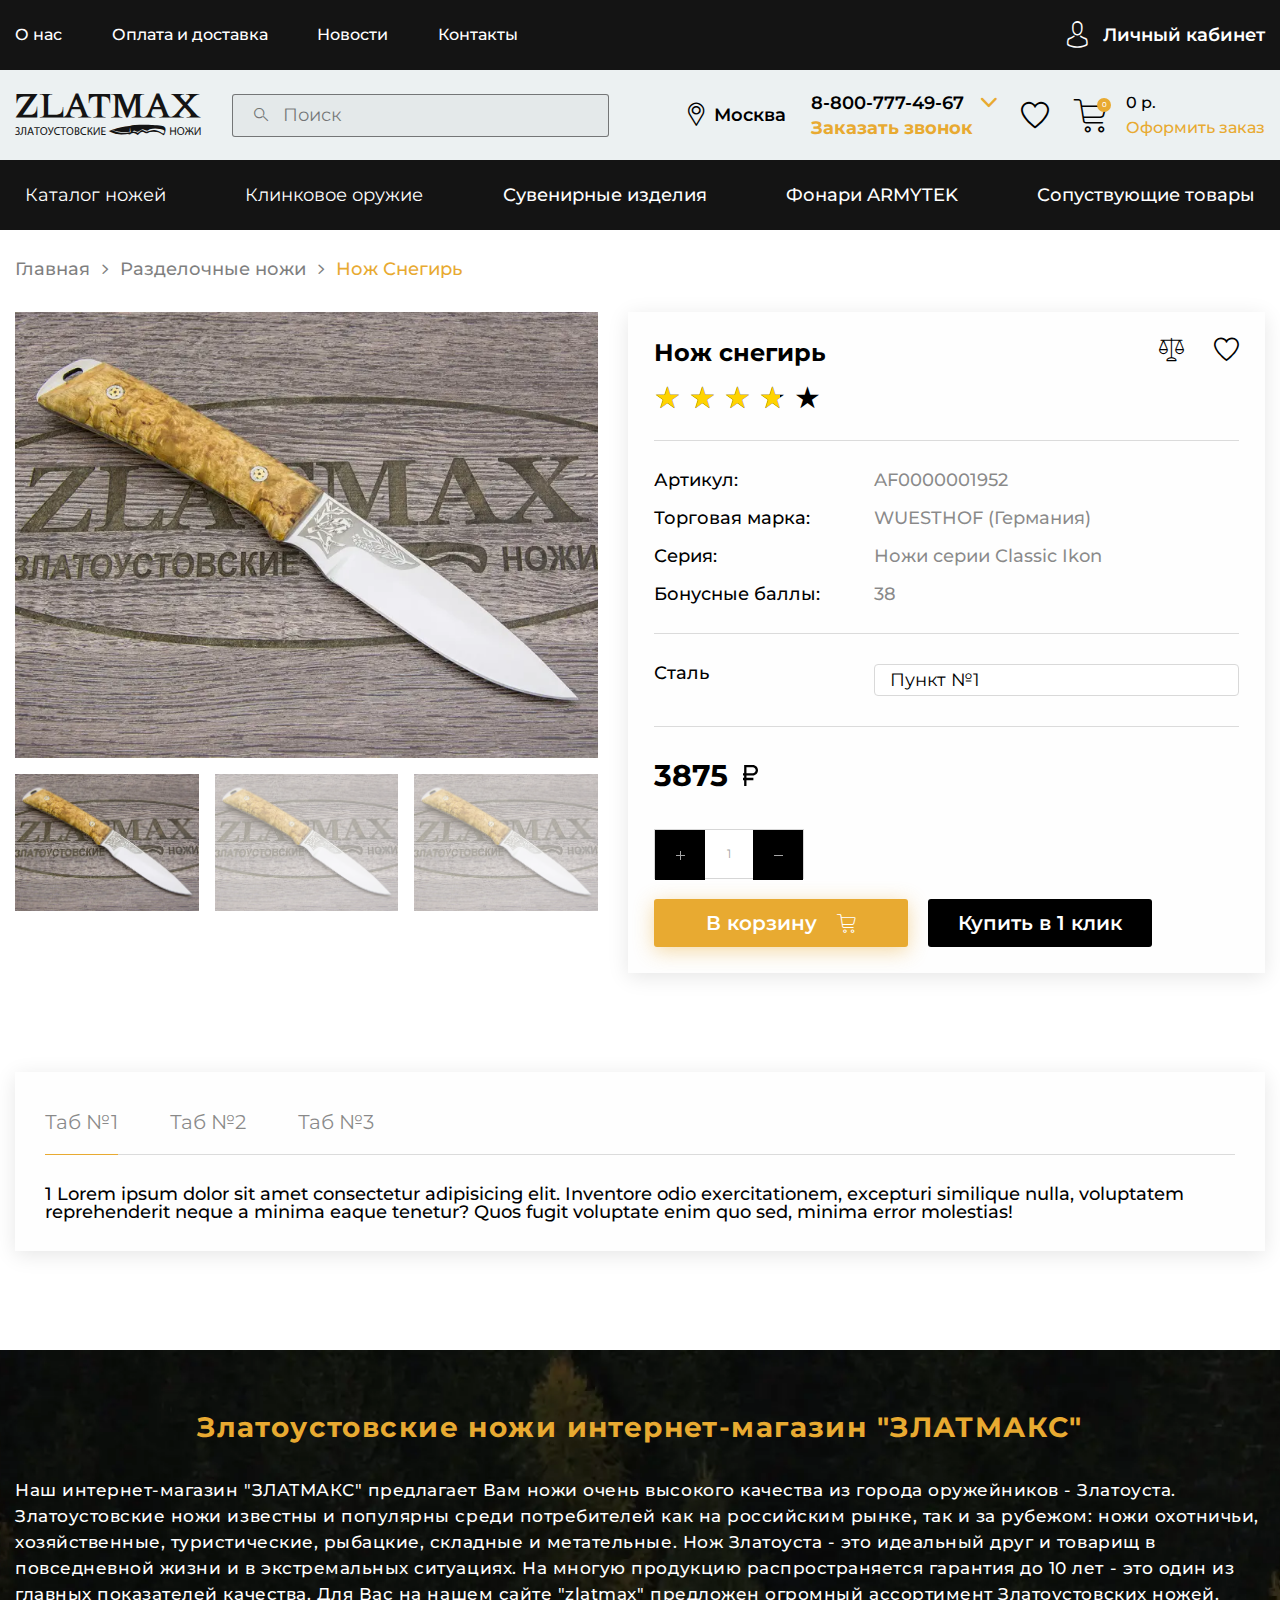
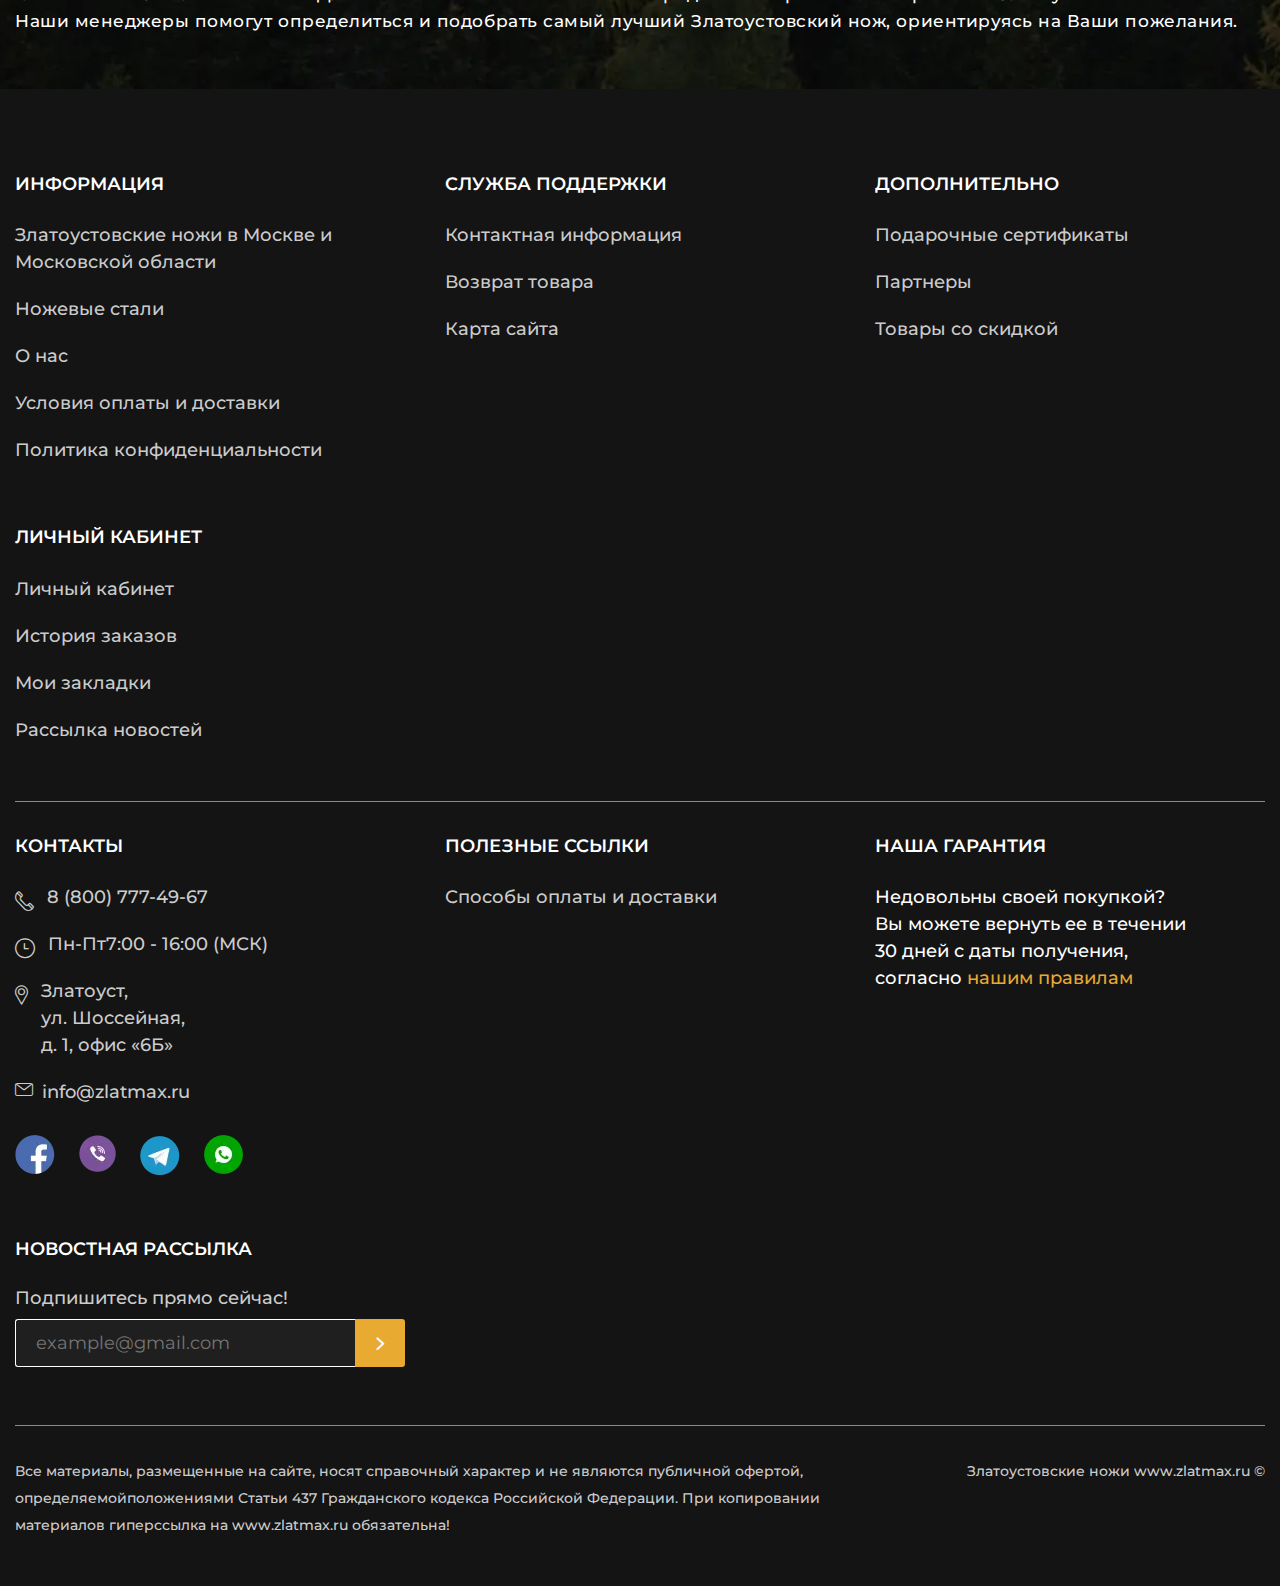
<file: product.html>
<!DOCTYPE html>
<html lang="ru">

<head>
	<title>Карточка товара</title>
	<meta charset="UTF-8">
	<meta name="format-detection" content="telephone=no">
	<!-- <style>body{opacity: 0;}</style> -->
	<link rel="stylesheet" href="css/style.min.css?_v=20220123174652">
	<link rel="shortcut icon" href="favicon.ico">
	<!-- <meta name="robots" content="noindex, nofollow"> -->
	<meta name="viewport" content="width=device-width, initial-scale=1.0">
</head>

<body>
	<div class="wrapper">
		<header class="header">
			<div class="header__top top-header">
				<div class="top-header__container">
					<nav class="top-header__menu menu-top-header">
						<ul data-da=".menu__body,991.98" class="menu-top-header__list">
							<li class="menu-top-header__item menu-top-header__item_catalog">
								<a href="" class="menu-top-header__link menu-top-header__link_catalog _icon-arrow-bottom">Каталог товаров</a>
							</li>
							<li class="menu-top-header__item">
								<a href="" class="menu-top-header__link">О нас</a>
							</li>
							<li class="menu-top-header__item">
								<a href="" class="menu-top-header__link">Оплата и доставка</a>
							</li>
							<li class="menu-top-header__item">
								<a href="" class="menu-top-header__link">Новости</a>
							</li>
							<li class="menu-top-header__item">
								<a href="" class="menu-top-header__link">Контакты</a>
							</li>
						</ul>
					</nav>
					<a href="" class="top-header__user _icon-user">
						<span>Личный кабинет</span></a>

					<nav hidden class="menu">
						<button type="button" class="menu-icon icon-menu">
							<span></span>
						</button>
						<div class="menu__body"></div>
					</nav>
				</div>
			</div>
			<div class="header__body body-header">
				<div class="body-header__container">
					<a href="home.html" class="body-header__logo"></a>
					<div data-da=".catalog-header__container, 479.98" class="body-header__search">
						<form action="#" class="search-header">
							<button type="submit" class="search-header__button _icon-search"></button>
							<input type="text" autocomplete="off" data-error="Ошибка" name="form[]" placeholder="Поиск" class="search-header__input" />
						</form>
					</div>
					<div class="body-header__actions actions-header">
						<a href="" class="actions-header_location _icon-location">
							<span>Москва</span>
						</a>
						<div data-da=".top-header__container, 991.98,first" class="actions-header__phones phones-header">
							<div data-spollers class="phones-header__items">
								<div class="phones-header__item">
									<a href="tel:88007774967" class="phones-header__phone"><span>8-800-777-49-67</span></a>
									<button type="button" data-spoller class="phones-header__arrow _icon-arrow-bottom"></button>
									<ul class="phones-header__list">
										<li>
											<a href="tel:88007774968" class="phones-header__phone">8-800-777-49-68</a>
										</li>
										<li>
											<a href="tel:88007774969" class="phones-header__phone">8-800-777-49-69</a>
										</li>
										<li>
											<a href="tel:88007774970" class="phones-header__phone">8-800-777-49-70</a>
										</li>
									</ul>
								</div>
							</div>

							<button type="submit" data-popup="#callback" class="phones-header__callback">
								Заказать звонок
							</button>
						</div>
						<a href="" data-da=".top-header__container, 991.98,2" class="actions-header__favorite _icon-favorite"></a>
						<a href="" data-da=".top-header__container, 991.98,2" class="actions-header__cart cart-header">
							<div class="cart-header__icon _icon-cart"><span>0</span></div>
							<div class="cart-header__body">
								<div class="cart-header__sumn">0 р.</div>
								<div class="cart-header__link">Оформить заказ</div>
							</div>
						</a>
					</div>
				</div>
			</div>
			<div class="header__catalog catalog-header">
				<div class="catalog-header__container">
					<nav class="catalog-header__menu menu-catalog">
						<button type="button" class="menu-catalog__back _icon-back">
							Назад
						</button>
						<ul class="menu-catalog__list">
							<li class="menu-catalog__item">
								<button data-parent="1" class="menu-catalog__link">
									Каталог ножей
								</button>
							</li>
							<li class="menu-catalog__item">
								<button data-parent="2" class="menu-catalog__link">
									Клинковое оружие
								</button>
							</li>
							<li class="menu-catalog__item">
								<a href="" class="menu-catalog__link">Сувенирные изделия</a>
							</li>
							<li class="menu-catalog__item">
								<a href="" class="menu-catalog__link">Фонари ARMYTEK</a>
							</li>
							<li class="menu-catalog__item">
								<a href="" class="menu-catalog__link">Сопуствующие товары</a>
							</li>
						</ul>
						<div class="menu-catalog__sub-menu sub-menu-catalog">
							<button type="button" class="sub-menu-catalog__back _icon-back">
								Назад
							</button>
							<div class="sub-menu-catalog__container">
								<div hidden data-submenu="1" class="sub-menu-catalog__block">
									<div class="sub-menu-catalog__category">
										<a class="sub-menu-catalog__link-category">Категория ножей</a>
									</div>
									<div class="sub-menu-catalog__category">
										<a class="sub-menu-catalog__link-category">Производство ножей</a>
									</div>
									<div class="sub-menu-catalog__category">
										<a class="sub-menu-catalog__link-category">Ножи по маркам стали</a>
									</div>
									<div class="sub-menu-catalog__category">
										<a class="sub-menu-catalog__link-category">Заточка и полировка ножей</a>
									</div>
									<div class="sub-menu-catalog__category">
										<a class="sub-menu-catalog__link-category">Ножевая мастерская</a>
									</div>

									<ul class="sub-menu-catalog__list">
										<li class="sub-menu-catalog__item">
											<a href="catalog.html" class="sub-menu-catalog__link">Разделочные ножи</a>
										</li>
										<li class="sub-menu-catalog__item">
											<a href="" class="sub-menu-catalog__link">Туристические ножи</a>
										</li>
										<li class="sub-menu-catalog__item">
											<a href="" class="sub-menu-catalog__link">Ножи охотничьи</a>
										</li>
										<li class="sub-menu-catalog__item">
											<a href="" class="sub-menu-catalog__link">Булатные ножи</a>
										</li>
										<li class="sub-menu-catalog__item">
											<a href="" class="sub-menu-catalog__link">Ножи из дамаска</a>
										</li>
										<li class="sub-menu-catalog__item">
											<a href="" class="sub-menu-catalog__link">Тактического назначения</a>
										</li>
										<li class="sub-menu-catalog__item">
											<a href="" class="sub-menu-catalog__link">Метательные ножи</a>
										</li>
										<li class="sub-menu-catalog__item">
											<a href="" class="sub-menu-catalog__link">Мачете и кукри</a>
										</li>
										<li class="sub-menu-catalog__item">
											<a href="" class="sub-menu-catalog__link">Ножи кухонные</a>
										</li>
									</ul>
									<ul class="sub-menu-catalog__list">
										<li class="sub-menu-catalog__item">
											<a href="" class="sub-menu-catalog__link">Ножи АИР</a>
										</li>
										<li class="sub-menu-catalog__item">
											<a href="" class="sub-menu-catalog__link">Ножи ЗИК</a>
										</li>
										<li class="sub-menu-catalog__item">
											<a href="" class="sub-menu-catalog__link">Ножи ЗЗОСС</a>
										</li>
										<li class="sub-menu-catalog__item">
											<a href="" class="sub-menu-catalog__link">Ножи Оружейник</a>
										</li>
										<li class="sub-menu-catalog__item">
											<a href="" class="sub-menu-catalog__link">Булат Сергея Баранова</a>
										</li>
										<li class="sub-menu-catalog__item">
											<a href="" class="sub-menu-catalog__link">Булат Андрея Умерова</a>
										</li>
										<li class="sub-menu-catalog__item">
											<a href="" class="sub-menu-catalog__link">Ножи Златко</a>
										</li>
										<li class="sub-menu-catalog__item">
											<a href="" class="sub-menu-catalog__link">Ножи Стиль-М</a>
										</li>
										<li class="sub-menu-catalog__item">
											<a href="" class="sub-menu-catalog__link">Ножи РОСоружие</a>
										</li>
										<li class="sub-menu-catalog__item">
											<a href="" class="sub-menu-catalog__link">Оружейная компания</a>
										</li>
									</ul>
									<ul class="sub-menu-catalog__list">
										<li class="sub-menu-catalog__item">
											<a href="" class="sub-menu-catalog__link">Ножи из стали 40х102С2М</a>
										</li>
										<li class="sub-menu-catalog__item">
											<a href="" class="sub-menu-catalog__link">Ножи из стали 95х18</a>
										</li>
										<li class="sub-menu-catalog__item">
											<a href="" class="sub-menu-catalog__link">Ножи из стали 100х13м</a>
										</li>
										<li class="sub-menu-catalog__item">
											<a href="" class="sub-menu-catalog__link">Ножи из стали 110х18м-ШД</a>
										</li>
										<li class="sub-menu-catalog__item">
											<a href="" class="sub-menu-catalog__link">Ножи из стали ЭИ-107 ТЦ</a>
										</li>
										<li class="sub-menu-catalog__item">
											<a href="" class="sub-menu-catalog__link">Ножи из стали 50х14МФ</a>
										</li>
										<li class="sub-menu-catalog__item">
											<a href="" class="sub-menu-catalog__link">Ножи из стали AUS-8</a>
										</li>
										<li class="sub-menu-catalog__item">
											<a href="" class="sub-menu-catalog__link">Ножи из стали К340</a>
										</li>
										<li class="sub-menu-catalog__item">
											<a href="" class="sub-menu-catalog__link">Ножи из стали M390</a>
										</li>
										<li class="sub-menu-catalog__item">
											<a href="" class="sub-menu-catalog__link">Ножи из стали ЭП-766</a>
										</li>
									</ul>
									<ul class="sub-menu-catalog__list">
										<li class="sub-menu-catalog__item">
											<a href="" class="sub-menu-catalog__link">Паста ГОИ</a>
										</li>
										<li class="sub-menu-catalog__item">
											<a href="" class="sub-menu-catalog__link">Алмазная паста</a>
										</li>
										<li class="sub-menu-catalog__item">
											<a href="" class="sub-menu-catalog__link">Бруски и камни для заточки</a>
										</li>
										<li class="sub-menu-catalog__item">
											<a href="" class="sub-menu-catalog__link">Заточные системы</a>
										</li>
									</ul>
									<ul class="sub-menu-catalog__list">
										<li class="sub-menu-catalog__item">
											<a href="" class="sub-menu-catalog__link">Ножевые клинки</a>
										</li>
										<li class="sub-menu-catalog__item">
											<a href="" class="sub-menu-catalog__link">Заготовки для ножей</a>
										</li>
										<li class="sub-menu-catalog__item">
											<a href="" class="sub-menu-catalog__link">Литье для ножей</a>
										</li>
										<li class="sub-menu-catalog__item">
											<a href="" class="sub-menu-catalog__link">Материалы для рукоятей</a>
										</li>
										<li class="sub-menu-catalog__item">
											<a href="" class="sub-menu-catalog__link">Уход за рукоятиями ножей</a>
										</li>
									</ul>
									<div class="sub-menu-catalog__footer">
										<a href="" class="sub-menu-catalog__all">Смотреть все</a>
									</div>
									<div class="sub-menu-catalog__footer">
										<a href="" class="sub-menu-catalog__all">Смотреть все</a>
									</div>
									<div class="sub-menu-catalog__footer">
										<a href="" class="sub-menu-catalog__all">Смотреть все</a>
									</div>
									<div class="sub-menu-catalog__footer">
										<a href="" class="sub-menu-catalog__all">Смотреть все</a>
									</div>
									<div class="sub-menu-catalog__footer">
										<a href="" class="sub-menu-catalog__all">Смотреть все</a>
									</div>
								</div>
								<div hidden data-submenu="2" class="sub-menu-catalog__block">
									<div class="sub-menu-catalog__category">
										<a class="sub-menu-catalog__link-category">Категория ножей</a>
									</div>
									<div class="sub-menu-catalog__category">
										<a class="sub-menu-catalog__link-category">Производство ножей</a>
									</div>
									<div class="sub-menu-catalog__category">
										<a class="sub-menu-catalog__link-category">Заточка и полировка ножей</a>
									</div>

									<ul class="sub-menu-catalog__list">
										<li class="sub-menu-catalog__item">
											<a href="" class="sub-menu-catalog__link">Разделочные ножи</a>
										</li>
										<li class="sub-menu-catalog__item">
											<a href="" class="sub-menu-catalog__link">Туристические ножи</a>
										</li>
										<li class="sub-menu-catalog__item">
											<a href="" class="sub-menu-catalog__link">Ножи охотничьи</a>
										</li>
										<li class="sub-menu-catalog__item">
											<a href="" class="sub-menu-catalog__link">Булатные ножи</a>
										</li>
										<li class="sub-menu-catalog__item">
											<a href="" class="sub-menu-catalog__link">Ножи из дамаска</a>
										</li>
										<li class="sub-menu-catalog__item">
											<a href="" class="sub-menu-catalog__link">Тактического назначения</a>
										</li>
										<li class="sub-menu-catalog__item">
											<a href="" class="sub-menu-catalog__link">Метательные ножи</a>
										</li>
										<li class="sub-menu-catalog__item">
											<a href="" class="sub-menu-catalog__link">Мачете и кукри</a>
										</li>
										<li class="sub-menu-catalog__item">
											<a href="" class="sub-menu-catalog__link">Ножи кухонные</a>
										</li>
									</ul>
									<ul class="sub-menu-catalog__list">
										<li class="sub-menu-catalog__item">
											<a href="" class="sub-menu-catalog__link">Ножи АИР</a>
										</li>
										<li class="sub-menu-catalog__item">
											<a href="" class="sub-menu-catalog__link">Ножи ЗИК</a>
										</li>
										<li class="sub-menu-catalog__item">
											<a href="" class="sub-menu-catalog__link">Ножи ЗЗОСС</a>
										</li>
										<li class="sub-menu-catalog__item">
											<a href="" class="sub-menu-catalog__link">Ножи Оружейник</a>
										</li>
										<li class="sub-menu-catalog__item">
											<a href="" class="sub-menu-catalog__link">Булат Сергея Баранова</a>
										</li>
										<li class="sub-menu-catalog__item">
											<a href="" class="sub-menu-catalog__link">Булат Андрея Умерова</a>
										</li>
										<li class="sub-menu-catalog__item">
											<a href="" class="sub-menu-catalog__link">Ножи Златко</a>
										</li>
										<li class="sub-menu-catalog__item">
											<a href="" class="sub-menu-catalog__link">Ножи Стиль-М</a>
										</li>
										<li class="sub-menu-catalog__item">
											<a href="" class="sub-menu-catalog__link">Ножи РОСоружие</a>
										</li>
										<li class="sub-menu-catalog__item">
											<a href="" class="sub-menu-catalog__link">Оружейная компания</a>
										</li>
									</ul>
									<ul class="sub-menu-catalog__list">
										<li class="sub-menu-catalog__item">
											<a href="" class="sub-menu-catalog__link">Паста ГОИ</a>
										</li>
										<li class="sub-menu-catalog__item">
											<a href="" class="sub-menu-catalog__link">Алмазная паста</a>
										</li>
										<li class="sub-menu-catalog__item">
											<a href="" class="sub-menu-catalog__link">Бруски и камни для заточки</a>
										</li>
										<li class="sub-menu-catalog__item">
											<a href="" class="sub-menu-catalog__link">Заточные системы</a>
										</li>
									</ul>
									<div class="sub-menu-catalog__footer">
										<a href="" class="sub-menu-catalog__all">Смотреть все</a>
									</div>
									<div class="sub-menu-catalog__footer">
										<a href="" class="sub-menu-catalog__all">Смотреть все</a>
									</div>
									<div class="sub-menu-catalog__footer">
										<a href="" class="sub-menu-catalog__all">Смотреть все</a>
									</div>
								</div>
							</div>
						</div>
					</nav>
				</div>
			</div>
		</header>

		<main class="page page_inner">
			<div class="page__header">
				<div class="page__container">
					<nav class="page__breadcrumbs breadcrumbs">
						<ul class="breadcrumbs__list">
							<li class="breadcrumbs__item">
								<a href="" class="breadcrumbs__link">Главная</a>
							</li>
							<li class="breadcrumbs__item">
								<a href="" class="breadcrumbs__link">Разделочные ножи</a>
							</li>
							<li class="breadcrumbs__item">
								<span class="breadcrumbs__current">Нож Снегирь</span>
							</li>
						</ul>
					</nav>
				</div>
			</div>
			<div class="product">
				<div class="product__container">
					<div class="product__main main-product">
						<div class="main-product__images images-product">
							<div class="images-product__slider">
								<div class="images-product__swiper">
									<div class="images-product__slide-ibg">
										<picture><source srcset="img/phoduct/01.webp"type="image/webp"><img src="img/phoduct/01.jpg" alt="" /></picture>
									</div>
									<div class="images-product__slide-ibg">
										<picture><source srcset="img/phoduct/01.webp"type="image/webp"><img src="img/phoduct/01.jpg" alt="" /></picture>
									</div>
									<div class="images-product__slide-ibg">
										<picture><source srcset="img/phoduct/01.webp"type="image/webp"><img src="img/phoduct/01.jpg" alt="" /></picture>
									</div>
									<div class="images-product__slide-ibg">
										<picture><source srcset="img/phoduct/01.webp"type="image/webp"><img src="img/phoduct/01.jpg" alt="" /></picture>
									</div>
									<div class="images-product__slide-ibg">
										<picture><source srcset="img/phoduct/01.webp"type="image/webp"><img src="img/phoduct/01.jpg" alt="" /></picture>
									</div>
								</div>
							</div>
							<div class="images-product__thumbs thumbs-images">
								<div class="thumbs-images__swiper">
									<div class="thumbs-images__slide-ibg">
										<picture><source srcset="img/phoduct/01.webp"type="image/webp"><img src="img/phoduct/01.jpg" alt="" /></picture>
									</div>
									<div class="thumbs-images__slide-ibg">
										<picture><source srcset="img/phoduct/01.webp"type="image/webp"><img src="img/phoduct/01.jpg" alt="" /></picture>
									</div>
									<div class="thumbs-images__slide-ibg">
										<picture><source srcset="img/phoduct/01.webp"type="image/webp"><img src="img/phoduct/01.jpg" alt="" /></picture>
									</div>
									<div class="thumbs-images__slide-ibg">
										<picture><source srcset="img/phoduct/01.webp"type="image/webp"><img src="img/phoduct/01.jpg" alt="" /></picture>
									</div>
									<div class="thumbs-images__slide-ibg">
										<picture><source srcset="img/phoduct/01.webp"type="image/webp"><img src="img/phoduct/01.jpg" alt="" /></picture>
									</div>
								</div>
							</div>
						</div>
						<div class="main-product__body body-product">
							<div class="body-product__header header-product">
								<div class="header-product__line">
									<h1 class="header-product__title">Нож снегирь</h1>
									<a href="" class="header-product__link _icon-compare"></a>
									<a href="" class="header-product__link _icon-favorite"></a>
								</div>
								<div class="header-product__rating rating">
									<div class="rating__body">
										<div class="rating__active"></div>
										<div class="rating__items">
											<input type="radio" class="rating__item" value="1" name="rating" />
											<input type="radio" class="rating__item" value="2" name="rating" />
											<input type="radio" class="rating__item" value="3" name="rating" />
											<input type="radio" class="rating__item" value="4" name="rating" />
											<input type="radio" class="rating__item" value="5" name="rating" />
										</div>
									</div>
									<div class="rating__value">3.6</div>
								</div>
							</div>
							<div class="body-product__table table-product">
								<div class="table-product__label">Артикул:</div>
								<div class="table-product__value">AF0000001952</div>

								<div class="table-product__label">Торговая марка:</div>
								<div class="table-product__value">WUESTHOF (Германия)</div>

								<div class="table-product__label">Серия:</div>
								<div class="table-product__value">
									Ножи серии Classic Ikon
								</div>

								<div class="table-product__label">Бонусные баллы:</div>
								<div class="table-product__value">38</div>
							</div>
							<div class="body-product__options options-product">
								<div class="options-product__label">Сталь</div>
								<div class="options-product__value">
									<select name="form[]" class="form">
										<option value="1" selected>Пункт №1</option>
										<option value="2">Пункт №2</option>
										<option value="3">Пункт №3</option>
										<option value="4">Пункт №4</option>
									</select>
								</div>
							</div>
							<div class="body-product__actions actions-product">
								<div class="actions-product__price">3875</div>
								<div class="actions-product__row">
									<div class="actions-product__quantity quantity">
										<button type="button" class="quantity__button quantity__button_plus"></button>
										<div class="quantity__input">
											<input autocomplete="off" type="text" name="form[]" value="1" />
										</div>
										<button type="button" class="quantity__button quantity__button_minus"></button>
									</div>
									<div class="actions-product__buttons">
										<a href="" class="actions-product__cart button">
											<span class="_icon-cart">В корзину</span>
										</a>
										<a href="" class="actions-product__button button button_black">Купить в 1 клик
										</a>
									</div>
								</div>
							</div>
						</div>
					</div>
					<div data-tabs="992" class="product__info product-info">
						<nav data-tabs-titles class="product-info__navigation">
							<button type="button" class="product-info__title _tab-active">
								Таб №1
							</button>
							<button type="button" class="product-info__title">
								Таб №2
							</button>
							<button type="button" class="product-info__title">
								Таб №3
							</button>
						</nav>
						<div data-tabs-body class="product-info__content">
							<div class="product-info__body">
								1 Lorem ipsum dolor sit amet consectetur adipisicing elit.
								Inventore odio exercitationem, excepturi similique nulla,
								voluptatem reprehenderit neque a minima eaque tenetur? Quos
								fugit voluptate enim quo sed, minima error molestias!
							</div>
							<div class="product-info__body">
								2 Lorem ipsum dolor sit amet consectetur adipisicing elit.
								Inventore odio exercitationem, excepturi similique nulla,
								voluptatem reprehenderit neque a minima eaque tenetur? Quos
								fugit voluptate enim quo sed, minima error molestias!
							</div>
							<div class="product-info__body">
								3 Lorem ipsum dolor sit amet consectetur adipisicing elit.
								Inventore odio exercitationem, excepturi similique nulla,
								voluptatem reprehenderit neque a minima eaque tenetur? Quos
								fugit voluptate enim quo sed, minima error molestias!
							</div>
						</div>
					</div>
				</div>
			</div>
		</main>
		<footer class="footer">
			<section class="footer__text text-footer">
				<div class="text-footer__container">
					<h1 class="text__footer-title">
						Златоустовские ножи интернет-магазин "ЗЛАТМАКС"
					</h1>
					<div class="text__footer-text">
						Наш интернет-магазин "ЗЛАТМАКС" предлагает Вам ножи очень высокого
						качества из города оружейников - Златоуста. Златоустовские ножи известны
						и популярны среди потребителей как на российским рынке, так и за
						рубежом: ножи охотничьи, хозяйственные, туристические, рыбацкие,
						складные и метательные. Нож Златоуста - это идеальный друг и товарищ в
						повседневной жизни и в экстремальных ситуациях. На многую продукцию
						распространяется гарантия до 10 лет - это один из главных показателей
						качества. Для Вас на нашем сайте "zlatmax" предложен огромный
						ассортимент Златоустовских ножей. Наши менеджеры помогут определиться и
						подобрать самый лучший Златоустовский нож, ориентируясь на Ваши
						пожелания.
					</div>
				</div>
			</section>
			<div class="footer__container">
				<div class="footer__body body-footer">
					<div class="body-footer__row">
						<div class="body-footer__item item-footer">
							<div data-spollers="767.98" class="item-footer__spoller spoller-item-footer">
								<div class="spoller-item-footer__item">
									<button type="button" data-spoller class="spoller-item-footer__title">
										ИНФОРМАЦИЯ
									</button>
									<div class="spoller-item-footer__body">
										<nav class="menu-footer">
											<ul class="menu-footer__list">
												<li class="menu-footer__item">
													<a href="" class="menu-footer__link">Златоустовские ножи в Москве и Московской области</a>
												</li>
												<li class="menu-footer__item">
													<a href="" class="menu-footer__link">Ножевые стали</a>
												</li>
												<li class="menu-footer__item">
													<a href="" class="menu-footer__link">О нас</a>
												</li>
												<li class="menu-footer__item">
													<a href="" class="menu-footer__link">Условия оплаты и доставки</a>
												</li>
												<li class="menu-footer__item">
													<a href="" class="menu-footer__link">Политика конфиденциальности</a>
												</li>
											</ul>
										</nav>
									</div>
								</div>
							</div>
						</div>
						<div class="body-footer__item item-footer">
							<div data-spollers="767.98" class="item-footer__spoller spoller-item-footer">
								<div class="spoller-item-footer__item">
									<button type="button" data-spoller class="spoller-item-footer__title">
										СЛУЖБА ПОДДЕРЖКИ
									</button>
									<div class="spoller-item-footer__body">
										<nav class="menu-footer">
											<ul class="menu-footer__list">
												<li class="menu-footer__item">
													<a href="" class="menu-footer__link">Контактная информация</a>
												</li>
												<li class="menu-footer__item">
													<a href="" class="menu-footer__link">Возврат товара</a>
												</li>
												<li class="menu-footer__item">
													<a href="" class="menu-footer__link">Карта сайта</a>
												</li>
											</ul>
										</nav>
									</div>
								</div>
							</div>
						</div>
						<div class="body-footer__item item-footer">
							<div data-spollers="767.98" class="item-footer__spoller spoller-item-footer">
								<div class="spoller-item-footer__item">
									<button type="button" data-spoller class="spoller-item-footer__title">
										ДОПОЛНИТЕЛЬНО
									</button>
									<div class="spoller-item-footer__body">
										<nav class="menu-footer">
											<ul class="menu-footer__list">
												<li class="menu-footer__item">
													<a href="" class="menu-footer__link">Подарочные сертификаты</a>
												</li>
												<li class="menu-footer__item">
													<a href="" class="menu-footer__link">Партнеры</a>
												</li>
												<li class="menu-footer__item">
													<a href="" class="menu-footer__link">Товары со скидкой</a>
												</li>
											</ul>
										</nav>
									</div>
								</div>
							</div>
						</div>
						<div class="body-footer__item item-footer">
							<div data-spollers="767.98" class="item-footer__spoller spoller-item-footer">
								<div class="spoller-item-footer__item">
									<button type="button" data-spoller class="spoller-item-footer__title">
										ЛИЧНЫЙ КАБИНЕТ
									</button>
									<div class="spoller-item-footer__body">
										<nav class="menu-footer">
											<ul class="menu-footer__list">
												<li class="menu-footer__item">
													<a href="" class="menu-footer__link">Личный кабинет</a>
												</li>
												<li class="menu-footer__item">
													<a href="" class="menu-footer__link">История заказов</a>
												</li>
												<li class="menu-footer__item">
													<a href="" class="menu-footer__link">Мои закладки</a>
												</li>
												<li class="menu-footer__item">
													<a href="" class="menu-footer__link">Рассылка новостей</a>
												</li>
											</ul>
										</nav>
									</div>
								</div>
							</div>
						</div>
					</div>
					<div class="body-footer__row">
						<div class="body-footer__item item-footer">
							<div data-spollers="767.98" class="item-footer__spoller spoller-item-footer">
								<div class="spoller-item-footer__item">
									<button type="button" data-spoller class="spoller-item-footer__title">
										КОНТАКТЫ
									</button>
									<div class="spoller-item-footer__body">
										<nav class="menu-footer">
											<ul class="menu-footer__list">
												<li class="menu-footer__item">
													<a href="tel:88007774967" class="menu-footer__link _icon-footer-phone">8 (800) 777-49-67</a>
												</li>
												<li class="menu-footer__item _icon-footer-clock">
													<p>Пн-Пт</p>
													<p>7:00 - 16:00 (МСК)</p>
												</li>
												<li class="menu-footer__item _icon-footer-location">
													<div>
														<p>Златоуст,</p>
														<p>ул. Шоссейная,</p>
														<p>д. 1, офис «6Б»</p>
													</div>
												</li>
												<li class="menu-footer__item">
													<a href="mailto:info@zlatmax.ru" class="menu-footer__link _icon-footer-email">info@zlatmax.ru</a>
												</li>
											</ul>
										</nav>
										<ul class="social-footer">
											<li class="social-footer__item">
												<a href="" class="social-footer__link">
													<picture><source srcset="img/icons/social/facebook.webp"type="image/webp"><img src="img/icons/social/facebook.png" alt="" /></picture>
												</a>
											</li>
											<li class="social-footer__item">
												<a href="" class="social-footer__link">
													<picture><source srcset="img/icons/social/viber.webp"type="image/webp"><img src="img/icons/social/viber.png" alt="" /></picture>
												</a>
											</li>
											<li class="social-footer__item">
												<a href="" class="social-footer__link">
													<picture><source srcset="img/icons/social/telegram.webp"type="image/webp"><img src="img/icons/social/telegram.png" alt="" /></picture>
												</a>
											</li>
											<li class="social-footer__item">
												<a href="" class="social-footer__link">
													<picture><source srcset="img/icons/social/whatsapp.webp"type="image/webp"><img src="img/icons/social/whatsapp.png" alt="" /></picture>
												</a>
											</li>
										</ul>
									</div>
								</div>
							</div>
						</div>
						<div class="body-footer__item item-footer">
							<div data-spollers="767.98" class="item-footer__spoller spoller-item-footer">
								<div class="spoller-item-footer__item">
									<button type="button" data-spoller class="spoller-item-footer__title">
										ПОЛЕЗНЫЕ ССЫЛКИ
									</button>
									<div class="spoller-item-footer__body">
										<nav class="menu-footer">
											<ul class="menu-footer__list">
												<li class="menu-footer__item">
													<a href="" class="menu-footer__link">Способы оплаты и доставки</a>
												</li>
											</ul>
										</nav>
									</div>
								</div>
							</div>
						</div>
						<div class="body-footer__item item-footer">
							<div data-spollers="767.98" class="item-footer__spoller spoller-item-footer">
								<div class="spoller-item-footer__item">
									<button type="button" data-spoller class="spoller-item-footer__title">
										НАША ГАРАНТИЯ
									</button>
									<div class="spoller-item-footer__body">
										<div class="spoller-item-footer__text">
											Недовольны своей покупкой? Вы можете вернуть ее в течении 30
											дней с даты получения, согласно <a href="">нашим правилам</a>
										</div>
									</div>
								</div>
							</div>
						</div>
						<div class="body-footer__item item-footer">
							<div data-spollers="767.98" class="item-footer__spoller spoller-item-footer">
								<div class="spoller-item-footer__item">
									<button type="button" data-spoller class="spoller-item-footer__title">
										НОВОСТНАЯ РАССЫЛКА
									</button>
									<form action="#" class="spoller-item-footer__body footer-subscripe">
										<label for="subscripe-input" class="footer-subscripe__label">Подпишитесь прямо сейчас!
										</label>
										<div class="footer-subscripe__line">
											<input id="subscripe-input" autocomplete="off" type="text" name="form[]" data-required="email" data-error="Ошибка" placeholder="example@gmail.com" class="footer-subscripe__input" />
											<button type="submit" class="footer-subscripe__button _icon-arrow-bottom"></button>
										</div>
									</form>
								</div>
							</div>
						</div>
					</div>
					<div class="body-footer__bottom">
						<div class="body-footer__rules">
							Все материалы, размещенные на сайте, носят справочный характер и не
							являются публичной офертой, определяемойположениями Статьи 437
							Гражданского кодекса Российской Федерации. При копировании материалов
							гиперссылка на www.zlatmax.ru обязательна!
						</div>
						<div class="body-footer__copy">
							<span> Златоустовские ножи www.zlatmax.ru ©</span>
						</div>
					</div>
				</div>
			</div>
		</footer>

	</div>
	<div id="callback" aria-hidden="true" class="popup">
		<div class="popup__wrapper">
			<div class="popup__content">
				<button data-close type="button" class="popup__close">Закрыть</button>
				<div class="popup__text">Тут будет форма</div>
			</div>
		</div>
	</div>
	<script src="js/app.min.js?_v=20220123174652"></script>
</body>

</html>
</file>
<file: css/style.min.css>
@charset "UTF-8";@import url(https://fonts.googleapis.com/css?family=Montserrat:500,600,700&display=swap);@font-face{font-family:icons;font-display:swap;src:url(../fonts/icons.woff2) format("woff2"),url(../fonts/icons.woff) format("woff");font-weight:400;font-style:normal}._spoller-init .spoller-item-footer__title::after,.body-header__logo,.breadcrumbs__link::after,.menu-catalog__link[data-parent]::before,.phones-header__phone::before,.products-slider__more::after,.select_control .select__value::before,[class*=_icon-]:before{font-family:icons;font-style:normal;font-weight:400;font-variant:normal;text-transform:none;line-height:1;-webkit-font-smoothing:antialiased;-moz-osx-font-smoothing:grayscale}[class*=_icon-]:before{display:block}._icon-arrow-bottom:before,.menu-catalog__link[data-parent]:before{content:"\e900"}._icon-cart:before{content:"\e901"}._icon-compare:before{content:"\e902"}._icon-favorite:before{content:"\e903"}._icon-footer-clock:before{content:"\e904"}._icon-footer-email:before{content:"\e905"}._icon-footer-location:before{content:"\e906"}._icon-footer-phone:before,.phones-header__phone:before{content:"\e907"}._icon-location:before{content:"\e908"}._icon-logo:before,.body-header__logo:before{content:"\e909"}._icon-search:before{content:"\e90a"}._icon-spoller-arrow:before{content:"\e90b"}._icon-user:before{content:"\e90c"}._icon-back:before{content:"\e90d"}*{padding:0;margin:0;border:0}*,:after,:before{-webkit-box-sizing:border-box;box-sizing:border-box}body,html{height:100%;min-width:320px}body{color:#000;line-height:1;font-family:Montserrat;font-size:1.125rem;-ms-text-size-adjust:100%;-moz-text-size-adjust:100%;-webkit-text-size-adjust:100%;-webkit-font-smoothing:antialiased;-moz-osx-font-smoothing:grayscale}button,input,textarea{font-family:Montserrat;font-size:inherit}button{cursor:pointer;color:inherit;background-color:inherit}a{color:inherit}a:link,a:visited{text-decoration:none}a:hover{text-decoration:none}ul li{list-style:none}img{vertical-align:top}h1,h2,h3,h4,h5,h6{font-weight:inherit;font-size:inherit}body{font-weight:500}.lock body{overflow:hidden;-ms-touch-action:none;touch-action:none}.wrapper{min-height:100%;display:-webkit-box;display:-ms-flexbox;display:flex;-webkit-box-orient:vertical;-webkit-box-direction:normal;-ms-flex-direction:column;flex-direction:column;overflow:hidden}.wrapper>main{-webkit-box-flex:1;-ms-flex:1 1 auto;flex:1 1 auto}.wrapper>*{min-width:0}[class*=__container]{max-width:99.375rem;-webkit-box-sizing:content-box;box-sizing:content-box;margin:0 auto;padding:0 .9375rem}.button{display:inline-block;padding:.5rem 3.25rem;background:#e8aa31;-webkit-box-shadow:0 4px 20px rgba(232,170,49,.43);box-shadow:0 4px 20px rgba(232,170,49,.43);border-radius:3px;font-weight:600;text-align:center;font-size:1.25rem;line-height:1.6;color:#fff;-webkit-transition:-webkit-box-shadow .3s ease 0s;transition:-webkit-box-shadow .3s ease 0s;-o-transition:box-shadow .3s ease 0s;transition:box-shadow .3s ease 0s;transition:box-shadow .3s ease 0s,-webkit-box-shadow .3s ease 0s}.button._fw{width:100%}.button_border{background-color:#fff;border:1px solid #e8aa31;color:#e8aa31;-webkit-box-shadow:none;box-shadow:none}.button_black{background-color:#000;color:#fff;-webkit-box-shadow:none;box-shadow:none;padding:.5rem 1.875rem}.checkbox{position:relative}.checkbox:not(:last-child){margin-bottom:.3125em}.checkbox__input{position:absolute;width:0;height:0;opacity:0}.checkbox__input:checked+.checkbox__label::after{-webkit-transform:scale(1);-ms-transform:scale(1);transform:scale(1)}.checkbox__label{cursor:pointer;display:-webkit-inline-box;display:-ms-inline-flexbox;display:inline-flex;-webkit-box-align:center;-ms-flex-align:center;align-items:center;position:relative;gap:10px}.checkbox__label:before{content:"";-ms-flex-item-align:start;align-self:flex-start;-webkit-box-flex:0;-ms-flex:0 0 20px;flex:0 0 20px;width:1.25rem;height:1.25rem;border:1px solid #e8aa31}.checkbox__label::after{content:"";-webkit-transition:-webkit-transform .3s ease 0s;transition:-webkit-transform .3s ease 0s;-o-transition:transform .3s ease 0s;transition:transform .3s ease 0s;transition:transform .3s ease 0s,-webkit-transform .3s ease 0s;-webkit-transform:scale(0);-ms-transform:scale(0);transform:scale(0);position:absolute;border-radius:2px;width:1rem;height:1rem;top:.125rem;left:.125rem;background-color:#e8aa31}.checkbox__text small{color:#e8aa31}.select{position:relative}.select__body{position:relative}.select__title{color:inherit;text-align:left;border:1px solid #d9d9d9;background-color:#fff;cursor:pointer;width:100%;border-radius:4px}.select__value{display:-webkit-box;display:-ms-flexbox;display:flex;-webkit-box-align:center;-ms-flex-align:center;align-items:center;height:30px;padding:0 .9375rem;-webkit-box-pack:justify;-ms-flex-pack:justify;justify-content:space-between;-webkit-box-orient:horizontal;-webkit-box-direction:reverse;-ms-flex-direction:row-reverse;flex-direction:row-reverse}.select__value:before{content:"";-ms-flex-item-align:stretch;-ms-grid-row-align:stretch;align-self:stretch;-webkit-box-flex:0;-ms-flex:0 0 10px;flex:0 0 10px;-webkit-transition:all .3s ease 0s;-o-transition:all .3s ease 0s;transition:all .3s ease 0s;display:-webkit-box;display:-ms-flexbox;display:flex;-webkit-box-pack:center;-ms-flex-pack:center;justify-content:center;-webkit-box-align:center;-ms-flex-align:center;align-items:center}._select-open .select__value:before{-webkit-transform:rotate(-180deg);-ms-transform:rotate(-180deg);transform:rotate(-180deg)}.select__text{-webkit-box-flex:1;-ms-flex:1 1 auto;flex:1 1 auto}.select__input{width:100%;background-color:transparent;height:100%}.select__options{color:#000;position:absolute;top:29px;border-radius:0 0 4px 4px;min-width:100%;left:0;background-color:#fff;border-top:0;border:1px solid #d9d9d9;border-top:0;padding:10px 0 5px 0}.select__scroll{overflow-y:auto;overflow-x:hidden;max-height:200px}.select__option{width:100%;display:block;text-align:left;cursor:pointer;padding:5px 15px;color:inherit}.select__option._select-selected{background-color:#eee}.select__row{display:-webkit-inline-box;display:-ms-inline-flexbox;display:inline-flex;-webkit-box-align:center;-ms-flex-align:center;align-items:center}.select._select-open{z-index:5}.select_control .select__title{border:1px solid rgba(4,4,4,.3);border-radius:3px}.select_control .select__value{height:2.5rem;color:rgba(0,0,0,.5)}.select_control .select__value::before{font-size:.5rem;content:"\e900";margin-left:1.25em}.select_control .select__option{color:rgba(0,0,0,.5)}._select-tag{cursor:pointer}.rating{display:-webkit-box;display:-ms-flexbox;display:flex;-webkit-box-align:end;-ms-flex-align:end;align-items:flex-end;font-size:1.875rem;line-height:.75;-webkit-transition:opacity .3s ease 0s;-o-transition:opacity .3s ease 0s;transition:opacity .3s ease 0s}.rating.rating_sending{opacity:.2}.rating.rating_set .rating__active,.rating.rating_set .rating__item{cursor:pointer}.rating__body{letter-spacing:.2666666667em;position:relative}.rating__body::before{content:"★★★★★";display:block}.rating__active{position:absolute;width:0%;height:100%;top:0;left:0;overflow:hidden}.rating__active::before{content:"★★★★★";position:absolute;width:100%;height:100%;top:0;left:0;color:#ffd300}.rating__items{display:-webkit-box;display:-ms-flexbox;display:flex;position:absolute;width:100%;height:100%;top:0;left:0}.rating__item{-webkit-box-flex:0;-ms-flex:0 0 20%;flex:0 0 20%;height:100%;opacity:0}.rating__value{display:none;font-size:50%;line-height:1;padding:0 0 0 10px}.rating__info{color:#ababab;font-size:1rem;line-height:2.125}.quantity{width:150px;height:50px;display:-webkit-box;display:-ms-flexbox;display:flex;border:1px solid rgba(166,166,166,.45)}.quantity__button{-webkit-box-flex:0;-ms-flex:0 0 50px;flex:0 0 50px;height:3.125rem;background-color:#000;position:relative;cursor:pointer}.quantity__button::after,.quantity__button::before{content:"";position:absolute;top:50%;left:50%;-webkit-transition:all .3s ease 0s;-o-transition:all .3s ease 0s;transition:all .3s ease 0s;margin:0 0 0 -4.5px;background-color:#a6a6a6;width:9px;height:1px}.quantity__button_plus::before{-webkit-transform:rotate(-90deg);-ms-transform:rotate(-90deg);transform:rotate(-90deg)}.quantity__input{-webkit-box-flex:1;-ms-flex:1 1 auto;flex:1 1 auto}.quantity__input input{height:100%;color:#a6a6a6;font-size:12px;width:100%;text-align:center}.noUi-target,.noUi-target *{-webkit-touch-callout:none;-webkit-tap-highlight-color:transparent;-webkit-user-select:none;-ms-touch-action:none;touch-action:none;-ms-user-select:none;-moz-user-select:none;user-select:none;-webkit-box-sizing:border-box;box-sizing:border-box}.noUi-target{position:relative}.noUi-base,.noUi-connects{width:100%;height:100%;position:relative;z-index:1}.noUi-connects{overflow:hidden;z-index:0}.noUi-connect,.noUi-origin{will-change:transform;position:absolute;z-index:1;top:0;right:0;height:100%;width:100%;-ms-transform-origin:0 0;-webkit-transform-origin:0 0;-webkit-transform-style:preserve-3d;transform-origin:0 0;-webkit-transform-style:flat;transform-style:flat}.noUi-txt-dir-rtl.noUi-horizontal .noUi-origin{left:0;right:auto}.noUi-vertical .noUi-origin{top:-100%;width:0}.noUi-horizontal .noUi-origin{height:0}.noUi-handle{-webkit-backface-visibility:hidden;backface-visibility:hidden;position:absolute}.noUi-touch-area{height:100%;width:100%}.noUi-state-tap .noUi-connect,.noUi-state-tap .noUi-origin{-webkit-transition:-webkit-transform .3s;transition:-webkit-transform .3s;-o-transition:transform .3s;transition:transform .3s;transition:transform .3s,-webkit-transform .3s}.noUi-state-drag *{cursor:inherit!important}.noUi-horizontal{height:.0625rem}.noUi-horizontal .noUi-handle{width:1.125rem;height:1.125rem;right:-.5625rem;top:-.5625rem;border-radius:50%}.noUi-vertical{width:18px}.noUi-vertical .noUi-handle{width:28px;height:34px;right:-6px;bottom:-17px}.noUi-txt-dir-rtl.noUi-horizontal .noUi-handle{left:-17px;right:auto}.noUi-target{background-color:#e8aa31}.noUi-connects{border-radius:3px}.noUi-connect{background-color:#141414}.noUi-draggable{cursor:ew-resize}.noUi-vertical .noUi-draggable{cursor:ns-resize}.noUi-handle{background:#e8aa31;-webkit-box-shadow:0 4px 20px rgba(232,170,49,.3);box-shadow:0 4px 20px rgba(232,170,49,.3)}.noUi-handle::before{content:"";position:absolute;background-color:#141414;width:.75rem;height:.75rem;border-radius:50%;top:.1875rem;left:.1875rem}[disabled] .noUi-connect{background:#b8b8b8}[disabled] .noUi-handle,[disabled].noUi-handle,[disabled].noUi-target{cursor:not-allowed}.noUi-pips,.noUi-pips *{-webkit-box-sizing:border-box;box-sizing:border-box}.noUi-pips{position:absolute;color:#999}.noUi-value{position:absolute;white-space:nowrap;text-align:center}.noUi-value-sub{color:#ccc;font-size:10px}.noUi-marker{position:absolute;background:#ccc}.noUi-marker-sub{background:#aaa}.noUi-marker-large{background:#aaa}.noUi-pips-horizontal{padding:10px 0;height:80px;top:100%;left:0;width:100%}.noUi-value-horizontal{-webkit-transform:translate(-50%,50%);-ms-transform:translate(-50%,50%);transform:translate(-50%,50%)}.noUi-rtl .noUi-value-horizontal{-webkit-transform:translate(50%,50%);-ms-transform:translate(50%,50%);transform:translate(50%,50%)}.noUi-marker-horizontal.noUi-marker{margin-left:-1px;width:2px;height:5px}.noUi-marker-horizontal.noUi-marker-sub{height:10px}.noUi-marker-horizontal.noUi-marker-large{height:15px}.noUi-pips-vertical{padding:0 10px;height:100%;top:0;left:100%}.noUi-value-vertical{-webkit-transform:translate(0,-50%);-ms-transform:translate(0,-50%);transform:translate(0,-50%);padding-left:25px}.noUi-rtl .noUi-value-vertical{-webkit-transform:translate(0,50%);-ms-transform:translate(0,50%);transform:translate(0,50%)}.noUi-marker-vertical.noUi-marker{width:5px;height:2px;margin-top:-1px}.noUi-marker-vertical.noUi-marker-sub{width:10px}.noUi-marker-vertical.noUi-marker-large{width:15px}.noUi-tooltip{display:block;position:absolute;border:1px solid #d9d9d9;border-radius:3px;background:#fff;color:#000;padding:5px;text-align:center;white-space:nowrap}.noUi-horizontal .noUi-tooltip{-webkit-transform:translate(-50%,0);-ms-transform:translate(-50%,0);transform:translate(-50%,0);left:50%;bottom:120%}.noUi-vertical .noUi-tooltip{-webkit-transform:translate(0,-50%);-ms-transform:translate(0,-50%);transform:translate(0,-50%);top:50%;right:120%}.noUi-horizontal .noUi-origin>.noUi-tooltip{-webkit-transform:translate(50%,0);-ms-transform:translate(50%,0);transform:translate(50%,0);left:auto;bottom:10px}.noUi-vertical .noUi-origin>.noUi-tooltip{-webkit-transform:translate(0,-18px);-ms-transform:translate(0,-18px);transform:translate(0,-18px);top:auto;right:28px}body::after{content:"";background-color:rgba(0,0,0,.5);position:fixed;width:100%;height:100%;top:0;left:0;opacity:0;-webkit-transition:opacity .8s ease 0s;-o-transition:opacity .8s ease 0s;transition:opacity .8s ease 0s;pointer-events:none;z-index:149}body.popup-show::after{opacity:1}.popup{position:fixed;top:0;left:0;bottom:0;right:0;padding:30px 10px;-webkit-transition:visibility .8s ease 0s;-o-transition:visibility .8s ease 0s;transition:visibility .8s ease 0s;visibility:hidden;pointer-events:none}.popup_show{z-index:150;visibility:visible;overflow:auto;pointer-events:auto}.popup_show .popup__content{visibility:visible;-webkit-transform:scale(1);-ms-transform:scale(1);transform:scale(1)}.popup__wrapper{display:-webkit-box;display:-ms-flexbox;display:flex;-webkit-box-orient:vertical;-webkit-box-direction:normal;-ms-flex-direction:column;flex-direction:column;-webkit-box-align:center;-ms-flex-align:center;align-items:center;min-height:100%;-webkit-box-flex:1;-ms-flex:1 1 auto;flex:1 1 auto;width:100%;display:flex;-webkit-box-pack:center;-ms-flex-pack:center;justify-content:center;align-items:center}.popup__content{visibility:hidden;-webkit-transform:scale(0);-ms-transform:scale(0);transform:scale(0);-webkit-transition:-webkit-transform .3s ease 0s;transition:-webkit-transform .3s ease 0s;-o-transition:transform .3s ease 0s;transition:transform .3s ease 0s;transition:transform .3s ease 0s,-webkit-transform .3s ease 0s;background-color:#eee;padding:20px;width:100%;max-width:900px;border-radius:20px}.lock .popup__content{visibility:visible}[class*=-ibg]{position:relative}[class*=-ibg] img{position:absolute;width:100%;height:100%;top:0;left:0;-o-object-fit:cover;object-fit:cover}[class*=-ibg_contain] img{-o-object-fit:contain;object-fit:contain}.products-slider__title{letter-spacing:.05em;font-size:1.875rem;line-height:1.5333333333;font-weight:700}.products-slider__more{letter-spacing:.05em;font-weight:600;font-size:1.125rem;color:rgba(20,20,20,.58);-webkit-transition:color .3s ease 0s;-o-transition:color .3s ease 0s;transition:color .3s ease 0s;display:-webkit-inline-box;display:-ms-inline-flexbox;display:inline-flex;-webkit-box-align:center;-ms-flex-align:center;align-items:center;gap:.8333333333em}.products-slider__more::after{content:"\e900";font-size:.4166666667em;color:#e8aa31;-webkit-transform:rotate(-90deg);-ms-transform:rotate(-90deg);transform:rotate(-90deg)}.products-slider__slider{padding:.9375rem 1.25rem;margin:0 -1.25rem}.dotts{display:-ms-grid;display:grid;grid-auto-flow:column;-webkit-box-pack:center;-ms-flex-pack:center;justify-content:center;-webkit-transform:translate(0,10%);-ms-transform:translate(0,10%);transform:translate(0,10%);margin:0 auto;overflow:hidden}.dotts .swiper-pagination-bullet{margin:0 .46875rem;cursor:pointer;width:1.125rem;height:1.875rem;position:relative;-webkit-transition:width .3s ease 0s;-o-transition:width .3s ease 0s;transition:width .3s ease 0s}.dotts .swiper-pagination-bullet::after{content:"";height:.125rem;top:50%;-webkit-transform:translate(0,-50%);-ms-transform:translate(0,-50%);transform:translate(0,-50%);position:absolute;width:100%;background-color:#898989}.dotts .swiper-pagination-bullet::before{content:"";background-color:#e8aa31;width:.625rem;height:.625rem;position:absolute;top:50%;left:0;border-radius:50%;left:0;-webkit-transform:translate(0,-50%);-ms-transform:translate(0,-50%);transform:translate(0,-50%);opacity:0}.dotts .swiper-pagination-bullet-active::after{background-color:#e8aa31}.dotts .swiper-pagination-bullet-active::before{opacity:1;-webkit-transition:left 3s linear 0s;-o-transition:left 3s linear 0s;transition:left 3s linear 0s;left:.5rem}.product-card{background-color:#fff;height:100%;display:-ms-grid;display:grid;-ms-grid-rows:auto 1fr;grid-template-rows:auto 1fr;background:#fefefe;-webkit-box-shadow:0 4px 20px rgba(0,0,0,.1);box-shadow:0 4px 20px rgba(0,0,0,.1);-webkit-transition:-webkit-box-shadow .3s ease 0s;transition:-webkit-box-shadow .3s ease 0s;-o-transition:box-shadow .3s ease 0s;transition:box-shadow .3s ease 0s;transition:box-shadow .3s ease 0s,-webkit-box-shadow .3s ease 0s;position:relative}.product-card__item-image-ibg{display:block;padding-bottom:88.8888888889%}.product-card__body{padding:1.25rem;display:-webkit-box;display:-ms-flexbox;display:flex;-webkit-box-orient:vertical;-webkit-box-direction:normal;-ms-flex-direction:column;flex-direction:column}.product-card__title{-webkit-box-flex:1;-ms-flex:1 1 auto;flex:1 1 auto;font-weight:600;font-size:1.25rem;line-height:1.7}.product-card__title:not(:last-child){margin-bottom:.5em}.product-card__info:not(:last-child){margin-bottom:.9375em}.product-card__rating{-webkit-box-pack:justify;-ms-flex-pack:justify;justify-content:space-between}.product-card__rating:not(:last-child){margin-bottom:1.625rem}.product-card__footer{border-top:1px solid rgba(20,20,20,.5);padding:1.25rem 0;display:-webkit-box;display:-ms-flexbox;display:flex;-webkit-box-align:center;-ms-flex-align:center;align-items:center;gap:.9375rem}.product-card__price{-webkit-box-flex:1;-ms-flex:1 1 auto;flex:1 1 auto;font-weight:600;font-size:1.25rem;line-height:1.7}.product-card__compare,.product-card__favorite{font-size:1.5rem}.product-card__cart{width:100%}.product-card__cart span{display:-webkit-box;display:-ms-flexbox;display:flex;-webkit-box-align:center;-ms-flex-align:center;align-items:center;-webkit-box-pack:center;-ms-flex-pack:center;justify-content:center;-webkit-box-orient:horizontal;-webkit-box-direction:reverse;-ms-flex-direction:row-reverse;flex-direction:row-reverse}.product-card__cart span::before{margin:0 0 0 1rem}.product-card__sale{position:absolute;top:1.25rem;left:0;color:#fff;background-color:#e8aa31;padding:.375rem 1.375rem;z-index:2;pointer-events:none}.info-product-card{color:#ababab;display:-webkit-box;display:-ms-flexbox;display:flex;-webkit-box-pack:justify;-ms-flex-pack:justify;justify-content:space-between;gap:.625rem;font-weight:600;font-size:1rem;line-height:2.125}.info-product-card__materials{text-align:right}.no-webp .products-new{background:url(../img/new-products/bg.jpg) bottom/cover no-repeat}.products-new{padding:2.8125rem 0 0 0;position:relative}.products-new::before{content:"";background-color:#fff;height:2.8125rem;position:absolute;right:0;top:0;width:53.6458333333%}.products-new__container{display:-ms-grid;display:grid;row-gap:2.5rem}.products-new__section{position:relative;z-index:2}.products-new__title{font-weight:700;font-size:1.875rem;line-height:1.5333333333;letter-spacing:.05em;color:#fff}.products-new__title:not(:last-child){margin-bottom:1em}.products-new__text{font-size:1.125rem;line-height:1.5;letter-spacing:.03em;color:rgba(255,255,255,.7)}.products-new__content{min-width:0}.link-arrow{font-weight:600;font-size:1.25rem;line-height:2.3;letter-spacing:.05em;color:#e8aa31;display:-webkit-inline-box;display:-ms-inline-flexbox;display:inline-flex;-webkit-box-align:center;-ms-flex-align:center;align-items:center;-webkit-box-orient:horizontal;-webkit-box-direction:reverse;-ms-flex-direction:row-reverse;flex-direction:row-reverse}.link-arrow::before{margin:0 0 0 1em;-webkit-transform:rotate(-90deg);-ms-transform:rotate(-90deg);transform:rotate(-90deg);font-size:.5rem}.breadcrumbs{white-space:wrap;overflow:auto;height:1.375rem}.breadcrumbs__list{display:-webkit-box;display:-ms-flexbox;display:flex;overflow:auto}.breadcrumbs__link{opacity:.5;display:-webkit-box;display:-ms-flexbox;display:flex;-webkit-box-align:center;-ms-flex-align:center;align-items:center}.breadcrumbs__link::after{content:"\e900";font-size:.375rem;-webkit-transform:rotate(-90deg);-ms-transform:rotate(-90deg);transform:rotate(-90deg);margin:0 1.6666666667em}.breadcrumbs__current{color:#e8aa31}.title{font-weight:700;font-size:1.5rem;line-height:1.2083333333}.title:not(:last-child){margin-bottom:1.0416666667em}.pagging{display:-webkit-box;display:-ms-flexbox;display:flex;-webkit-box-align:center;-ms-flex-align:center;align-items:center;-webkit-box-pack:end;-ms-flex-pack:end;justify-content:flex-end}.pagging__arrow{color:#e8aa31}.pagging__arrow::before{font-size:.625rem;-webkit-transform:rotate(-90deg);-ms-transform:rotate(-90deg);transform:rotate(-90deg)}.pagging__arrow:disabled{color:rgba(0,0,0,.12)}.pagging__arrow_left{-webkit-transform:rotate(-180deg);-ms-transform:rotate(-180deg);transform:rotate(-180deg)}.pagging__list{display:-webkit-box;display:-ms-flexbox;display:flex;-webkit-box-align:center;-ms-flex-align:center;align-items:center;gap:.8125rem}.pagging__link{width:2.125rem;height:2.125rem;display:-webkit-box;display:-ms-flexbox;display:flex;-webkit-box-align:center;-ms-flex-align:center;align-items:center;-webkit-box-pack:center;-ms-flex-pack:center;justify-content:center;border-radius:50%}.pagging__link._active{background-color:#e8aa31;color:#fff}.top-header{padding:.625rem 0;background-color:#141414;color:#fff}.top-header__container{display:-webkit-box;display:-ms-flexbox;display:flex;-webkit-box-align:center;-ms-flex-align:center;align-items:center;gap:1.25rem;min-height:3.125rem}.top-header__menu{-webkit-box-flex:1;-ms-flex:1 1 auto;flex:1 1 auto}.top-header__user{position:relative;z-index:5;display:-webkit-box;display:-ms-flexbox;display:flex;-webkit-box-align:center;-ms-flex-align:center;align-items:center;font-weight:600;line-height:1.2222222222;gap:.8333333333em}.top-header__user::before{font-size:1.75rem}.menu-top-header__list{display:-webkit-box;display:-ms-flexbox;display:flex;row-gap:.3125rem}.menu-top-header__link{font-size:1rem;line-height:1.25}.menu-top-header__link_catalog{display:-webkit-box;display:-ms-flexbox;display:flex;-webkit-box-align:center;-ms-flex-align:center;align-items:center;-webkit-box-orient:horizontal;-webkit-box-direction:reverse;-ms-flex-direction:row-reverse;flex-direction:row-reverse;-webkit-box-pack:justify;-ms-flex-pack:justify;justify-content:space-between}.menu-top-header__link_catalog::before{-webkit-box-flex:0;-ms-flex:0 0 14px;flex:0 0 14px;height:.875rem;display:-webkit-box;display:-ms-flexbox;display:flex;-webkit-box-pack:center;-ms-flex-pack:center;justify-content:center;-webkit-box-align:center;-ms-flex-align:center;align-items:center;font-size:.5rem;-webkit-transform:translateY(-.125rem) rotate(-90deg);-ms-transform:translateY(-.125rem) rotate(-90deg);transform:translateY(-.125rem) rotate(-90deg)}.body-header{padding:.625rem 0;background-color:#ecf1f2}.body-header__container{display:-webkit-box;display:-ms-flexbox;display:flex;min-height:4.375rem;-webkit-box-align:center;-ms-flex-align:center;align-items:center}.body-header__logo{font-size:2.625rem;color:#141414}.body-header__search{-webkit-box-flex:1;-ms-flex:1 1 auto;flex:1 1 auto}.search-header{background-color:rgba(7,7,7,.03);border-radius:.1875rem;position:relative;border:1px solid rgba(4,4,4,.5)}.search-header__button{position:absolute;background-color:transparent;height:2.5625rem;width:2.5625rem;-webkit-box-pack:center;-ms-flex-pack:center;justify-content:center;-webkit-box-align:center;-ms-flex-align:center;align-items:center;top:0;left:.5rem;font-size:.875rem;color:rgba(0,0,0,.5)}.search-header__input{width:100%;background-color:transparent;border-radius:.1875rem;color:#000;height:2.5625rem;padding:0 1.25rem 0 3.125rem}.search-header__input::-webkit-input-placeholder{color:rgba(0,0,0,.5)}.search-header__input::-moz-placeholder{color:rgba(0,0,0,.5)}.search-header__input:-ms-input-placeholder{color:rgba(0,0,0,.5)}.search-header__input::-ms-input-placeholder{color:rgba(0,0,0,.5)}.search-header__input::placeholder{color:rgba(0,0,0,.5)}.actions-header{display:-webkit-box;display:-ms-flexbox;display:flex;-webkit-box-align:center;-ms-flex-align:center;align-items:center}.actions-header_location{display:-webkit-inline-box;display:-ms-inline-flexbox;display:inline-flex;-webkit-box-align:center;-ms-flex-align:center;align-items:center;font-weight:600}.actions-header_location::before{font-size:1.5rem;margin:0 .4166666667em 0 0}.actions-header__favorite{position:relative;z-index:5;font-size:1.6875rem}.phones-header{position:relative;z-index:5}.phones-header__item{position:relative;display:-webkit-box;display:-ms-flexbox;display:flex}.phones-header__phone{font-weight:600;white-space:nowrap;line-height:1.2222222222}.phones-header__phone::before{display:none}.phones-header__arrow{color:#e8aa31;font-size:.625rem;margin-left:1.7em;-webkit-transition:-webkit-transform .3s ease;transition:-webkit-transform .3s ease;-o-transition:transform .3s ease;transition:transform .3s ease;transition:transform .3s ease,-webkit-transform .3s ease}.phones-header__arrow._spoller-active{-webkit-transform:rotate(-180deg);-ms-transform:rotate(-180deg);transform:rotate(-180deg)}.phones-header__list{position:absolute;top:100%;width:100%;left:0;border-radius:.625rem;background-color:#fff;padding:.9375rem;-webkit-box-shadow:0 0 5px rgba(0,0,0,.3);box-shadow:0 0 5px rgba(0,0,0,.3);z-index:2}.phones-header__list li:not(:last-child){margin-bottom:.4444444444em}.phones-header__callback{margin-top:.1875rem;color:#e8aa31;font-weight:700;line-height:1.2222222222}.cart-header{display:-webkit-box;display:-ms-flexbox;display:flex;-webkit-column-gap:.9375rem;-moz-column-gap:.9375rem;column-gap:.9375rem;-webkit-box-align:center;-ms-flex-align:center;align-items:center;position:relative;z-index:5}.cart-header__icon{-webkit-box-flex:0;-ms-flex:0 0 37px;flex:0 0 37px;font-size:2.1875rem;position:relative}.cart-header__icon span{position:absolute;width:.875rem;height:.875rem;background-color:#e8aa31;font-size:.4375rem;border-radius:50%;display:-webkit-box;display:-ms-flexbox;display:flex;-webkit-box-align:center;-ms-flex-align:center;align-items:center;-webkit-box-pack:center;-ms-flex-pack:center;justify-content:center;top:0;right:0;color:#fff}.cart-header__body{font-size:1rem;line-height:1.25;-webkit-box-flex:0;-ms-flex:0 0 auto;flex:0 0 auto}.cart-header__sumn{font-weight:500}.cart-header__sumn:not(:last-child){margin-bottom:.3125em}.cart-header__link{color:#e8aa31}.popup__text{color:green;font-size:1.5625rem;text-align:center;font-weight:700}.catalog-header{background-color:#141414;color:#fff;position:relative}.menu-catalog__list{display:-webkit-box;display:-ms-flexbox;display:flex;-webkit-column-gap:.625rem;-moz-column-gap:.625rem;column-gap:.625rem;-webkit-box-pack:justify;-ms-flex-pack:justify;justify-content:space-between}.menu-catalog__link{display:-webkit-box;display:-ms-flexbox;display:flex;position:relative;-webkit-transition:color .3 ease;-o-transition:color .3 ease;transition:color .3 ease}.menu-catalog__link[data-parent]::before{display:none}.menu-catalog__link::after{content:"";opacity:0;visibility:hidden;position:absolute;bottom:0;left:.625rem;height:.0625rem;background-color:#e8aa31;width:calc(100% - 1.25rem);-webkit-transition:color .3 ease;-o-transition:color .3 ease;transition:color .3 ease}.menu-catalog__sub-menu{width:100%;left:0;top:100%;background-color:#141414}.menu-catalog__back{display:none}.sub-menu-catalog__back{display:none}.sub-menu-catalog__block{display:none}.sub-menu-catalog__block_1{-ms-grid-columns:(minmax(auto,20rem))[1];grid-template-columns:repeat(1,minmax(auto,20rem))}.sub-menu-catalog__block_2{-ms-grid-columns:(minmax(auto,20rem))[2];grid-template-columns:repeat(2,minmax(auto,20rem))}.sub-menu-catalog__block_3{-ms-grid-columns:(minmax(auto,20rem))[3];grid-template-columns:repeat(3,minmax(auto,20rem))}.sub-menu-catalog__block_4{-ms-grid-columns:(minmax(auto,20rem))[4];grid-template-columns:repeat(4,minmax(auto,20rem))}.sub-menu-catalog__block_5{-ms-grid-columns:(minmax(auto,20rem))[5];grid-template-columns:repeat(5,minmax(auto,20rem))}.sub-menu-catalog__block._sub-menu-open{display:-ms-grid;display:grid}.sub-menu-catalog__container{padding:0 .625rem}.sub-menu-catalog__category{font-size:1rem;line-height:1.25}.sub-menu-catalog__list{display:-webkit-box;display:-ms-flexbox;display:flex;-webkit-box-orient:vertical;-webkit-box-direction:normal;-ms-flex-direction:column;flex-direction:column;gap:1.25rem;padding:1.875rem .9375rem 1.875rem 0;border-top:1px solid rgba(255,255,255,.3);border-bottom:1px solid rgba(255,255,255,.3)}.sub-menu-catalog__link{font-size:1rem;line-height:1.25}.sub-menu-catalog__footer{padding:1.875rem .9375rem 1.875rem 0}.sub-menu-catalog__all{font-size:1rem;color:#e8aa31}.footer{background-color:#141414}.no-webp .text-footer{background:url(../img/footer/bg.jpg) top/cover no-repeat}.text__footer-title{text-align:center;font-weight:700;line-height:1.5333333333;letter-spacing:.05em;color:#e8aa31}.text__footer-title:not(:last-child){margin-bottom:1em}.text__footer-text{color:#fff;line-height:1.5;letter-spacing:.03em}.body-footer{display:-ms-grid;display:grid}.body-footer__row{display:-ms-grid;display:grid;grid-template-columns:repeat(auto-fit,minmax(18.125rem,1fr));-webkit-column-gap:2.5rem;-moz-column-gap:2.5rem;column-gap:2.5rem}.body-footer__row:not(:last-child){padding-bottom:1.875rem;border-bottom:1px solid rgba(255,255,255,.5)}.body-footer__bottom{color:rgba(255,255,255,.8);font-size:.875rem;line-height:1.9285714286}.body-footer__rules{max-width:51.25rem}.body-footer__copy span{white-space:nowrap}.spoller-item-footer__title{text-transform:uppercase;color:#fff;font-weight:600;line-height:1.2222222222}._spoller-init .spoller-item-footer__title{display:-webkit-box;display:-ms-flexbox;display:flex;width:100%;-webkit-box-pack:justify;-ms-flex-pack:justify;justify-content:space-between;gap:.625rem}._spoller-init .spoller-item-footer__title::after{content:"\e900";margin-top:.625em;-webkit-transition:-webkit-transform .3s ease 0s;transition:-webkit-transform .3s ease 0s;-o-transition:transform .3s ease 0s;transition:transform .3s ease 0s;transition:transform .3s ease 0s,-webkit-transform .3s ease 0s;font-size:.5rem}._spoller-init .spoller-item-footer__title._spoller-active::after{-webkit-transform:rotate(-180deg);-ms-transform:rotate(-180deg);transform:rotate(-180deg)}.spoller-item-footer__text{color:#fff;line-height:1.5;max-width:20rem}.spoller-item-footer__text a{color:#e8aa31}.menu-footer__item{line-height:1.5;display:-webkit-box;display:-ms-flexbox;display:flex;color:rgba(255,255,255,.8)}.menu-footer__item:not(:last-child){margin-bottom:1.1111111111em}.menu-footer__item::before{font-size:1.25rem;margin:.3333333333em .6666666667em 0 0}.menu-footer__link{display:-webkit-inline-box;display:-ms-inline-flexbox;display:inline-flex;line-height:1.5;color:rgba(255,255,255,.8)}.menu-footer__link::before{font-size:1.25rem;margin:.3333333333em .6666666667em 0 0}.menu-footer__link._icon-footer-email::before{font-size:.8125rem}.social-footer{display:-webkit-box;display:-ms-flexbox;display:flex;gap:1.5rem}.footer-subscripe__label{line-height:1.2222222222;display:block;color:rgba(255,255,255,.8)}.footer-subscripe__label:not(:last-child){margin-bottom:.5555555556em}.footer-subscripe__line{display:-webkit-box;display:-ms-flexbox;display:flex;position:relative}.footer-subscripe__line .form__error{position:absolute;bottom:-15px;font-size:.625rem;color:red}.footer-subscripe__input{background:rgba(255,255,255,.05);height:3rem;padding:0 1.25rem;color:#fff;width:100%;border-radius:.1875rem 0 0 .1875rem;border:1px solid #fff;border-right:none}.footer-subscripe__button{border-radius:0 .1875rem .1875rem 0;-webkit-box-flex:0;-ms-flex:0 0 3.125rem;flex:0 0 3.125rem;display:-webkit-box;display:-ms-flexbox;display:flex;-webkit-box-align:center;-ms-flex-align:center;align-items:center;-webkit-box-pack:center;-ms-flex-pack:center;justify-content:center;background-color:#e8aa31}.footer-subscripe__button::before{color:#fff;font-size:.5rem;-webkit-transform:rotate(-90deg);-ms-transform:rotate(-90deg);transform:rotate(-90deg)}.no-webp .main-block{background:url(../img/mainpage/main-block/bg.jpg) center/cover no-repeat}.main-block__body{display:-ms-grid;display:grid;-webkit-box-align:start;-ms-flex-align:start;align-items:start;row-gap:2.5rem}.main-block__slider{margin:0 -1.875rem;padding:0 1.875rem}.main-block__swiper:not(:last-child){margin-bottom:1.875rem}.controll-main-block{display:-ms-inline-grid;display:inline-grid;grid-auto-flow:column;-webkit-box-align:center;-ms-flex-align:center;align-items:center;gap:1.25rem}.controll-main-block__dotts{display:-ms-inline-grid;display:inline-grid;grid-auto-flow:column;gap:.9375rem;-webkit-transform:translate(0,10%);-ms-transform:translate(0,10%);transform:translate(0,10%)}.controll-main-block__dotts .swiper-pagination-bullet{cursor:pointer;width:1.125rem;height:1.875rem;position:relative;-webkit-transition:width .3s ease 0s;-o-transition:width .3s ease 0s;transition:width .3s ease 0s}.controll-main-block__dotts .swiper-pagination-bullet::after{content:"";height:.125rem;top:50%;-webkit-transform:translate(0,-50%);-ms-transform:translate(0,-50%);transform:translate(0,-50%);position:absolute;width:100%;background-color:#fff}.controll-main-block__dotts .swiper-pagination-bullet::before{content:"";background-color:#e8aa31;width:.625rem;height:.625rem;position:absolute;top:50%;left:0;border-radius:50%;left:0;-webkit-transform:translate(0,-50%);-ms-transform:translate(0,-50%);transform:translate(0,-50%);opacity:0}.controll-main-block__dotts .swiper-pagination-bullet-active{width:1.875rem}.controll-main-block__dotts .swiper-pagination-bullet-active::after{background-color:#e8aa31}.controll-main-block__dotts .swiper-pagination-bullet-active::before{opacity:1;-webkit-transition:left 3s linear 0s;-o-transition:left 3s linear 0s;transition:left 3s linear 0s;left:1.25rem}.fraction-controll{display:-webkit-box;display:-ms-flexbox;display:flex;color:#fff;-webkit-box-align:end;-ms-flex-align:end;align-items:flex-end;font-weight:600;letter-spacing:.2em}.fraction-controll__current{color:#e8aa31;font-size:1.5rem}.fraction-controll__all{font-size:1.125rem}.slide-main-block__content{color:#fff}.slide-main-block__title{letter-spacing:.03em;font-weight:700;line-height:1.2777777778}.slide-main-block__title:not(:last-child){margin-bottom:.4166666667em}.slide-main-block__sub-title{line-height:1.2777777778}.slide-main-block__sub-title:not(:last-child){margin-bottom:.8333333333em}.slide-main-block__text{color:rgba(255,255,255,.7);line-height:1.5}.media-main-block{display:-webkit-box;display:-ms-flexbox;display:flex;-webkit-box-align:center;-ms-flex-align:center;align-items:center;-webkit-box-pack:center;-ms-flex-pack:center;justify-content:center;padding:.9375rem}.media-main-block__body{position:relative}.media-main-block__image{position:relative}.media-main-block__image::before{content:"";width:94.2093541203%;padding-bottom:94.2093541203%;border:2px solid rgba(255,255,255,.5);border-radius:50%;position:absolute;bottom:3.5%;right:0;-webkit-transform:translate(30.9692671395%,0);-ms-transform:translate(30.9692671395%,0);transform:translate(30.9692671395%,0)}.media-main-block__image img{max-width:100%;position:relative;z-index:2}.media-main-block__tips{position:absolute;width:100%;height:100%;top:0;left:0;z-index:5}.media-main-block__tip{width:1.25rem;height:1.25rem;position:absolute;-webkit-transition:-webkit-transform .3s ease 0s;transition:-webkit-transform .3s ease 0s;-o-transition:transform .3s ease 0s;transition:transform .3s ease 0s;transition:transform .3s ease 0s,-webkit-transform .3s ease 0s}.media-main-block__tip::after,.media-main-block__tip::before{content:"";cursor:pointer;border-radius:50%;background-color:#e8aa31;position:absolute;width:100%;height:100%;top:0;left:0}.media-main-block__tip::after{opacity:.5;-webkit-transform:scale(1.6);-ms-transform:scale(1.6);transform:scale(1.6)}.media-main-block__tip span{position:relative;z-index:2;color:#fff;font-weight:600;font-size:1.25rem;display:-webkit-box;display:-ms-flexbox;display:flex;-webkit-box-align:center;-ms-flex-align:center;align-items:center;-webkit-box-pack:center;-ms-flex-pack:center;justify-content:center;position:absolute;width:100%;height:100%;top:0;left:0}.media-main-block__tip_1{top:37.2745490982%;left:16.1073825503%}.media-main-block__tip_2{top:11.4228456914%;right:2.9082774049%}.media-main-block__tip_3{bottom:23.0460921844%;right:6.2639821029%}.advantages-main{display:-ms-grid;display:grid;-ms-grid-columns:(auto)[4];grid-template-columns:repeat(4,auto);gap:1.25rem;-webkit-box-pack:justify;-ms-flex-pack:justify;justify-content:space-between}.advantages-main__item{display:-ms-grid;display:grid;gap:1.0625rem;text-align:center;max-width:18.125rem;-ms-grid-rows:4.8125rem auto;grid-template-rows:4.8125rem auto}.advantages-main__icon{-ms-flex-item-align:center;-ms-grid-row-align:center;align-self:center}.advantages-main__text{color:#fff;font-weight:600;font-size:1.25rem;line-height:1.6}.catalog-cards__container{display:-ms-grid;display:grid;gap:1.875rem}.item-catalog-cards{overflow:hidden;-webkit-box-shadow:0 4px 20px rgba(0,0,0,.15);box-shadow:0 4px 20px rgba(0,0,0,.15);position:relative;min-height:18.125rem;-webkit-transition:-webkit-box-shadow .3s ease 0s;transition:-webkit-box-shadow .3s ease 0s;-o-transition:box-shadow .3s ease 0s;transition:box-shadow .3s ease 0s;transition:box-shadow .3s ease 0s,-webkit-box-shadow .3s ease 0s}.item-catalog-cards__body{position:relative;z-index:2}.item-catalog-cards__title:not(:last-child){margin-bottom:1.25em}.item-catalog-cards__link-title{font-weight:600;font-size:1.5rem;line-height:1.4166666667;display:inline-block}.item-catalog-cards__link-title::after{content:"";width:4.375rem;margin:.9375rem 0 0 0;background-color:#e8aa31;height:.125rem;display:block;-webkit-transition:width .8s ease 0s;-o-transition:width .8s ease 0s;transition:width .8s ease 0s}.item-catalog-cards__item{position:relative;padding-left:1.25rem}.item-catalog-cards__item::before{content:"";width:.375rem;height:.375rem;border-radius:50%;background:#e8aa31;position:absolute;left:0;top:.4444444444em}.item-catalog-cards__item:not(:last-child){margin-bottom:.625rem}.item-catalog-cards__link{font-size:1.125rem;line-height:1.3333333333}.item-catalog-cards__image{width:100%;text-align:right;display:-webkit-box;display:-ms-flexbox;display:flex;-webkit-box-pack:end;-ms-flex-pack:end;justify-content:flex-end;-webkit-box-align:end;-ms-flex-align:end;align-items:flex-end;-webkit-transform:translate(0,8%);-ms-transform:translate(0,8%);transform:translate(0,8%)}.item-catalog-cards__image img{max-width:100%}.sale-products_no-bottom{padding-bottom:0}.new-products_no-top{padding-top:0}.articles-module__title{font-weight:700;font-size:1.875rem;line-height:1.5333333333;letter-spacing:.05em}.articles-module__title:not(:last-child){margin-bottom:1em}.articles-module__items{display:-ms-grid;display:grid;gap:1.875rem;grid-template-columns:repeat(auto-fit,minmax(18.125rem,1fr))}.item-article{background-color:#fff;-webkit-box-shadow:0 4px 20px rgba(0,0,0,.1);box-shadow:0 4px 20px rgba(0,0,0,.1);display:-webkit-box;display:-ms-flexbox;display:flex;-webkit-box-orient:vertical;-webkit-box-direction:normal;-ms-flex-direction:column;flex-direction:column;height:100%;-webkit-transition:-webkit-box-shadow .3s ease 0s;transition:-webkit-box-shadow .3s ease 0s;-o-transition:box-shadow .3s ease 0s;transition:box-shadow .3s ease 0s;transition:box-shadow .3s ease 0s,-webkit-box-shadow .3s ease 0s}.item-article__image-ibg{padding-bottom:53.1914893617%}.item-article__body{-webkit-box-flex:1;-ms-flex:1 1 auto;flex:1 1 auto;display:-webkit-box;display:-ms-flexbox;display:flex;-webkit-box-orient:vertical;-webkit-box-direction:normal;-ms-flex-direction:column;flex-direction:column}.item-article__title{-webkit-box-flex:1;-ms-flex:1 1 auto;flex:1 1 auto}.item-article__title:not(:last-child){margin-bottom:.8em}.item-article__link-title{font-weight:600;font-size:1.25rem;line-height:1.7}.item-article__date{font-size:1rem;line-height:1.5;color:#ababab}.products-block__container{display:-ms-grid;display:grid;gap:2.8125rem}.product-block{overflow:hidden;-webkit-box-shadow:0 4px 20px rgba(0,0,0,.15);box-shadow:0 4px 20px rgba(0,0,0,.15);position:relative;min-height:18.125rem;-webkit-transition:-webkit-box-shadow .3s ease 0s;transition:-webkit-box-shadow .3s ease 0s;-o-transition:box-shadow .3s ease 0s;transition:box-shadow .3s ease 0s;transition:box-shadow .3s ease 0s,-webkit-box-shadow .3s ease 0s}.product-block__body{position:relative;z-index:2}.product-block__title:not(:last-child){margin-bottom:1.25em}.product-block__text{line-height:1.5}.product-block__text:not(:last-child){margin-bottom:2.5555555556em}.product-block__link-title{font-weight:600;font-size:1.5rem;line-height:1.4166666667;display:inline-block}.product-block__link-title::after{content:"";width:4.375rem;margin:.9375rem 0 0 0;background-color:#e8aa31;height:.125rem;display:block;-webkit-transition:width .8s ease 0s;-o-transition:width .8s ease 0s;transition:width .8s ease 0s}.product-block__image{width:100%;text-align:right;display:-webkit-box;display:-ms-flexbox;display:flex;-webkit-box-pack:end;-ms-flex-pack:end;justify-content:flex-end;-webkit-box-align:end;-ms-flex-align:end;align-items:flex-end;-webkit-transform:translate(0,8%);-ms-transform:translate(0,8%);transform:translate(0,8%)}.product-block__image img{max-width:100%}.catalog__body{display:-ms-grid;display:grid;gap:1.875rem;-webkit-box-align:start;-ms-flex-align:start;align-items:start}.catalog__control{display:-webkit-box;display:-ms-flexbox;display:flex;-webkit-box-pack:end;-ms-flex-pack:end;justify-content:flex-end}.catalog__control:not(:last-child){margin-bottom:1.25rem}.catalog__products{display:-ms-grid;display:grid;gap:1.875rem;grid-template-columns:repeat(auto-fit,minmax(18.125rem,1fr))}.catalog__footer{display:-webkit-box;display:-ms-flexbox;display:flex;-webkit-box-pack:justify;-ms-flex-pack:justify;justify-content:space-between;gap:1.25rem}.filter-catalog{background:#fefefe;-webkit-box-shadow:0 4px 20px rgba(0,0,0,.1);box-shadow:0 4px 20px rgba(0,0,0,.1)}.filter-catalog__title{width:100%;background-color:#141414;font-weight:700;font-size:1.25rem;line-height:1.2;color:#fff;padding:1.25rem 1.875rem}.price-filter{padding:1.875rem}.price-filter__title{display:-webkit-box;display:-ms-flexbox;display:flex;-webkit-box-pack:justify;-ms-flex-pack:justify;justify-content:space-between;-webkit-box-align:center;-ms-flex-align:center;align-items:center;-webkit-box-orient:horizontal;-webkit-box-direction:reverse;-ms-flex-direction:row-reverse;flex-direction:row-reverse;width:100%}.price-filter__title::before{color:#e8aa31;font-size:.5rem;-webkit-transform:rotate(-180deg);-ms-transform:rotate(-180deg);transform:rotate(-180deg);-webkit-transition:-webkit-transform .3s ease 0s;transition:-webkit-transform .3s ease 0s;-o-transition:transform .3s ease 0s;transition:transform .3s ease 0s;transition:transform .3s ease 0s,-webkit-transform .3s ease 0s}.price-filter__title._spoller-active::before{-webkit-transform:rotate(0);-ms-transform:rotate(0);transform:rotate(0)}.price-filter__body{padding:1.875rem 0 0 0}.price-filter__inputs{display:-webkit-box;display:-ms-flexbox;display:flex;border:1px solid #cbcbcb;border-radius:.1875rem;overflow:hidden}.price-filter__inputs:not(:last-child){margin-bottom:3.75rem}.price-filter__input{width:50%;height:2.625rem;text-align:center;padding:0 .9375rem}.price-filter__input:not(:last-child){border-right:1px solid #cbcbcb}.item-filter-catalog__title{background-color:#141414;width:100%;color:#fff;padding:.8125rem 1.875rem;display:-webkit-box;display:-ms-flexbox;display:flex;-webkit-box-pack:justify;-ms-flex-pack:justify;justify-content:space-between;-webkit-box-align:center;-ms-flex-align:center;align-items:center;-webkit-box-orient:horizontal;-webkit-box-direction:reverse;-ms-flex-direction:row-reverse;flex-direction:row-reverse}.item-filter-catalog__title::before{color:#e8aa31;font-size:.5rem;-webkit-transform:rotate(-180deg);-ms-transform:rotate(-180deg);transform:rotate(-180deg);-webkit-transition:-webkit-transform .3s ease 0s;transition:-webkit-transform .3s ease 0s;-o-transition:transform .3s ease 0s;transition:transform .3s ease 0s;transition:transform .3s ease 0s,-webkit-transform .3s ease 0s}.item-filter-catalog__title._spoller-active::before{-webkit-transform:rotate(0);-ms-transform:rotate(0);transform:rotate(0)}.item-filter-catalog__body{padding:1.875rem}.item-filter-catalog__checkbox:not(:last-child){margin-bottom:1.375rem}.main-product{display:-ms-grid;display:grid;-webkit-box-align:start;-ms-flex-align:start;align-items:start}.images-product{display:-ms-grid;display:grid;gap:1rem}.images-product__slide-ibg{padding-bottom:76.525198939%}.thumbs-images__slide-ibg{padding-bottom:23.474801061%;cursor:pointer;opacity:.5;-webkit-transition:opacity .3s ease 0s;-o-transition:opacity .3s ease 0s;transition:opacity .3s ease 0s}.thumbs-images__slide-ibg.swiper-slide-thumb-active{opacity:1}.body-product{background:#fefefe;-webkit-box-shadow:0 4px 20px rgba(0,0,0,.1);box-shadow:0 4px 20px rgba(0,0,0,.1)}.body-product__header{border-bottom:1px solid rgba(20,20,20,.15);padding:0 0 1.875rem 0}.body-product__table{border-bottom:1px solid rgba(20,20,20,.15);padding:1.875rem 0}.body-product__options{border-bottom:1px solid rgba(20,20,20,.15);padding:1.875rem 0}.body-product__actions{padding:1.875rem 0 0 0}.header-product__line{display:-webkit-box;display:-ms-flexbox;display:flex;-webkit-column-gap:1.875rem;-moz-column-gap:1.875rem;column-gap:1.875rem;row-gap:.9375rem}.header-product__line:not(:last-child){margin-bottom:1.25rem}.header-product__title{font-size:1.5rem;line-height:1.2083333333;font-weight:700;-webkit-box-flex:1;-ms-flex:1 1 100%;flex:1 1 100%}.header-product__link{font-size:1.5rem}.table-product{display:-ms-grid;display:grid;gap:1.25rem}.table-product__value{color:rgba(20,20,20,.5)}.options-product{display:-ms-grid;display:grid;gap:1.25rem;-ms-grid-row-align:center;align-self:center}.actions-product__price{font-size:1.875rem;line-height:1.2333333333;font-weight:700;display:inline-block;background:url(../img/icons/rub.svg) right no-repeat;padding-right:1.875rem}.actions-product__price:not(:last-child){margin-bottom:1.1666666667em}.actions-product__row{display:-webkit-box;display:-ms-flexbox;display:flex;gap:1.25rem}.actions-product__buttons{display:-webkit-box;display:-ms-flexbox;display:flex;-ms-flex-wrap:wrap;flex-wrap:wrap;-webkit-box-flex:1;-ms-flex:1 1 auto;flex:1 1 auto;gap:1.25rem}.actions-product__cart span{display:-webkit-box;display:-ms-flexbox;display:flex;-webkit-box-orient:horizontal;-webkit-box-direction:reverse;-ms-flex-direction:row-reverse;flex-direction:row-reverse;-webkit-box-align:center;-ms-flex-align:center;align-items:center}.actions-product__cart span::before{margin:0 0 0 1.25rem}.product-info{background-color:#fefefe;-webkit-box-shadow:0 4px 20px rgba(0,0,0,.1);box-shadow:0 4px 20px rgba(0,0,0,.1);padding:1.125rem 1.875rem 1.875rem 1.875rem}.product-info__navigation{display:-webkit-box;display:-ms-flexbox;display:flex;-webkit-box-pack:start;-ms-flex-pack:start;justify-content:flex-start;border-bottom:1px solid rgba(20,20,20,.15)}._tab-spoller .product-info__navigation{display:none}.product-info__title{font-size:1.25rem;padding:1.25rem 0;line-height:1.2;color:rgba(20,20,20,.5);position:relative}._tab-spoller .product-info__title{width:100%}.product-info__title._tab-active::after{content:"";position:absolute;width:100%;height:1px;bottom:-1px;left:0;background-color:#e8aa31}.product-info__content{padding:1.875rem 0 0 0}._tab-spoller .product-info__body{padding:1.875rem 0}.page_inner{padding-top:1.875rem}.page__header{margin-bottom:1.875rem}.tippy-box[data-animation=fade][data-state=hidden]{opacity:0}[data-tippy-root]{max-width:calc(100vw - 10px)}.tippy-box{position:relative;background-color:#333;color:#fff;border-radius:4px;font-size:14px;line-height:1.4;outline:0;-webkit-transition-property:visibility,opacity,-webkit-transform;transition-property:visibility,opacity,-webkit-transform;-o-transition-property:transform,visibility,opacity;transition-property:transform,visibility,opacity;transition-property:transform,visibility,opacity,-webkit-transform}.tippy-box[data-placement^=top]>.tippy-arrow{bottom:0}.tippy-box[data-placement^=top]>.tippy-arrow:before{bottom:-7px;left:0;border-width:8px 8px 0;border-top-color:initial;-webkit-transform-origin:center top;-ms-transform-origin:center top;transform-origin:center top}.tippy-box[data-placement^=bottom]>.tippy-arrow{top:0}.tippy-box[data-placement^=bottom]>.tippy-arrow:before{top:-7px;left:0;border-width:0 8px 8px;border-bottom-color:initial;-webkit-transform-origin:center bottom;-ms-transform-origin:center bottom;transform-origin:center bottom}.tippy-box[data-placement^=left]>.tippy-arrow{right:0}.tippy-box[data-placement^=left]>.tippy-arrow:before{border-width:8px 0 8px 8px;border-left-color:initial;right:-7px;-webkit-transform-origin:center left;-ms-transform-origin:center left;transform-origin:center left}.tippy-box[data-placement^=right]>.tippy-arrow{left:0}.tippy-box[data-placement^=right]>.tippy-arrow:before{left:-7px;border-width:8px 8px 8px 0;border-right-color:initial;-webkit-transform-origin:center right;-ms-transform-origin:center right;transform-origin:center right}.tippy-box[data-inertia][data-state=visible]{-webkit-transition-timing-function:cubic-bezier(.54,1.5,.38,1.11);-o-transition-timing-function:cubic-bezier(.54,1.5,.38,1.11);transition-timing-function:cubic-bezier(.54,1.5,.38,1.11)}.tippy-arrow{width:16px;height:16px;color:#333}.tippy-arrow:before{content:"";position:absolute;border-color:transparent;border-style:solid}.tippy-content{position:relative;padding:5px 9px;z-index:1}.swiper{overflow:hidden}.swiper-wrapper{width:100%;height:100%;-webkit-box-sizing:content-box;box-sizing:content-box;display:-webkit-box;display:-ms-flexbox;display:flex;position:relative}.swiper-vertical .swiper-wrapper{-webkit-box-orient:vertical;-webkit-box-direction:normal;-ms-flex-direction:column;flex-direction:column}.swiper-autoheight .swiper-wrapper{-webkit-box-align:start;-ms-flex-align:start;align-items:flex-start}.swiper-initialized .swiper-slide{-ms-flex-negative:0;flex-shrink:0}.swiper-android .swiper-slide,.swiper-android .swiper-wrapper{-webkit-transform:translate3d(0,0,0);transform:translate3d(0,0,0)}.swiper-button-lock{display:none!important}@media (min-width:29.99875em) and (min-width:101.25em){.body-header__search{padding-left:9.875rem}}@media (min-width:29.99875em){.catalog-cards__container{grid-template-columns:repeat(auto-fit,minmax(25rem,1fr))}.item-catalog-cards__image{position:absolute;height:100%;top:0;right:0}.products-block__container{grid-template-columns:repeat(auto-fit,minmax(37.5rem,1fr))}}@media (min-width:44.375em){.product-block__text{max-width:16.4375rem}.product-block__image{position:absolute;height:100%;top:0;right:0}}@media (min-width:47.99875em){.products-slider__header{display:-webkit-box;display:-ms-flexbox;display:flex;-webkit-box-align:center;-ms-flex-align:center;align-items:center;-webkit-box-pack:justify;-ms-flex-pack:justify;justify-content:space-between;gap:1.25rem}.table-product{-ms-grid-columns:12.5rem 1fr;grid-template-columns:12.5rem 1fr}.options-product{-ms-grid-columns:12.5rem 1fr;grid-template-columns:12.5rem 1fr}}@media (min-width:61.99875em){.products-new__container{-ms-grid-columns:25rem 1fr;grid-template-columns:25rem 1fr;-webkit-box-align:start;-ms-flex-align:start;align-items:start}.products-new__content{padding:2.3125rem 0 0 0}.menu-top-header__item_catalog{display:none}.body-header__search{padding-right:1.25rem}.search-header{max-width:23.5625rem}.menu-catalog__link{-webkit-box-pack:center;-ms-flex-pack:center;justify-content:center;-webkit-box-align:center;-ms-flex-align:center;align-items:center;text-align:center;min-height:4.375rem;padding:0 .625rem}.menu-catalog__link._sub-menu-active{color:#e8aa31}.menu-catalog__link._sub-menu-active::after{opacity:1;visibility:visible}.sub-menu-catalog__category{font-weight:700;padding:1.875rem .9375rem 1.875rem 0}.main-block__body{-ms-grid-columns:1fr 39.6875%;grid-template-columns:1fr 39.6875%}.slide-main-block__content{padding:0 2.5rem 0 0}.catalog__body{-ms-grid-columns:23.4375rem 1fr;grid-template-columns:23.4375rem 1fr}.main-product__images{padding:0 1.875rem 0 0}.main-product{-ms-grid-columns:49.0625% 1fr;grid-template-columns:49.0625% 1fr}}@media (min-width:101.25em){.products-slider__header:not(:last-child){margin-bottom:3.125rem}.products-slider__swiper:not(:last-child){margin-bottom:3.125rem}.product-card__image{padding-top:1.5625rem}.product-card__image{padding-bottom:1.5625rem}.product-card__image{padding-left:3.125rem}.product-card__image{padding-right:3.125rem}.products-new__inner{padding-top:3.4375rem}.products-new__inner{padding-bottom:3.4375rem}.products-new__text{margin-bottom:3.75rem}.products-new__swiper:not(:last-child){margin-bottom:3.125rem}.pagging{gap:1.875rem}.menu-top-header__list{-webkit-column-gap:3.75rem;-moz-column-gap:3.75rem;column-gap:3.75rem}.actions-header{-webkit-column-gap:1.875rem;-moz-column-gap:1.875rem;column-gap:1.875rem}.actions-header_location{margin-right:1.5625rem}.text-footer{padding-top:3.75rem}.text-footer{padding-bottom:3.75rem}.text__footer-title{font-size:1.875rem}.text__footer-text{font-size:1.125rem}.body-footer{padding-top:6.25rem}.body-footer{padding-bottom:3.125rem}.body-footer{gap:2.1875rem}.body-footer__row{row-gap:2.5rem}.spoller-item-footer__body{padding-top:1.875rem}.spoller-item-footer__body{padding-bottom:1.875rem}.menu-footer:not(:last-child){margin-bottom:2rem}.main-block{padding-top:2.5rem}.main-block{padding-bottom:3.75rem}.main-block__body:not(:last-child){margin-bottom:2.6875rem}.slide-main-block__content:not(:last-child){margin-bottom:3.75rem}.catalog-cards{padding-top:6.25rem}.catalog-cards{padding-bottom:4.375rem}.item-catalog-cards__body{padding:1.875rem}.hits-products{padding-top:3.125rem}.hits-products{padding-bottom:7.5rem}.sale-products{padding-top:7.5rem}.sale-products{padding-bottom:7.5rem}.articles-module{padding-bottom:7.5rem}.item-article__body{padding:1.5625rem}.products-block{margin-bottom:7.5rem}.product-block__body{padding:1.875rem}.catalog{padding-bottom:7.5rem}.catalog__products:not(:last-child){margin-bottom:3.75rem}.product__main{margin-bottom:7.5rem}.product__info{margin-bottom:7.5rem}.body-product{padding:1.875rem}.product-info__navigation{gap:3.75rem}}@media (min-width:101.875em){.products-new__body{padding-right:4.375rem}}@media (min-width:62em){.slide-main-block__title{font-size:2.25rem}.slide-main-block__sub-title{font-size:2.25rem}.slide-main-block__text{font-size:1.25rem}}@media (min-width:75em){.body-footer__bottom{display:-webkit-box;display:-ms-flexbox;display:flex;-webkit-box-pack:justify;-ms-flex-pack:justify;justify-content:space-between;gap:1.25rem}}@media (min-width:95em){.actions-product__buttons{-webkit-box-pack:end;-ms-flex-pack:end;justify-content:flex-end}}@media (max-width:95em){.actions-product__row{-webkit-box-orient:vertical;-webkit-box-direction:normal;-ms-flex-direction:column;flex-direction:column}}@media (max-width:62em){.products-new__body{padding-right:1.25rem}}@media (max-width:20em){.products-slider__header:not(:last-child){margin-bottom:1.875rem}.products-slider__swiper:not(:last-child){margin-bottom:1.875rem}.product-card__image{padding-top:.9375rem}.product-card__image{padding-bottom:.9375rem}.product-card__image{padding-left:.9375rem}.product-card__image{padding-right:.9375rem}.products-new__inner{padding-top:1.25rem}.products-new__inner{padding-bottom:1.25rem}.products-new__text{margin-bottom:1.25rem}.products-new__swiper:not(:last-child){margin-bottom:1.25rem}.pagging{gap:.9375rem}.menu-top-header__list{-webkit-column-gap:1.25rem;-moz-column-gap:1.25rem;column-gap:1.25rem}.sub-menu-catalog__link-category{font-size:1.25rem}.text-footer{padding-top:2.5rem}.text-footer{padding-bottom:2.5rem}.text__footer-title{font-size:1.5rem}.text__footer-text{font-size:1rem}.body-footer{padding-top:2.5rem}.body-footer{padding-bottom:2.5rem}.body-footer{gap:1.5625rem}.body-footer__row{row-gap:1.25rem}.spoller-item-footer__body{padding-top:1.25rem}.spoller-item-footer__body{padding-bottom:1.25rem}.menu-footer:not(:last-child){margin-bottom:1.25rem}.main-block{padding-top:2.5rem}.main-block{padding-bottom:2.5rem}.main-block__body:not(:last-child){margin-bottom:1.875rem}.slide-main-block__content:not(:last-child){margin-bottom:1.875rem}.slide-main-block__title{font-size:1.375rem}.slide-main-block__sub-title{font-size:1.375rem}.slide-main-block__text{font-size:1rem}.catalog-cards{padding-top:2.5rem}.catalog-cards{padding-bottom:2.5rem}.item-catalog-cards__body{padding:1.25rem}.hits-products{padding-top:2.5rem}.hits-products{padding-bottom:2.5rem}.sale-products{padding-top:2.5rem}.sale-products{padding-bottom:2.5rem}.articles-module{padding-bottom:2.5rem}.item-article__body{padding:.9375rem}.products-block{margin-bottom:2.5rem}.product-block__body{padding:1.25rem}.catalog{padding-bottom:2.5rem}.catalog__products:not(:last-child){margin-bottom:1.875rem}.product__main{margin-bottom:2.5rem}.product__info{margin-bottom:2.5rem}.body-product{padding:.9375rem}.product-info__navigation{gap:1.875rem}}@media (max-width:87.5em){.actions-header_location{margin-right:.00000625rem}}@media (max-width:78.125em){.cart-header__body{display:none}}@media (max-width:62.5em){.actions-header{-webkit-column-gap:1.25rem;-moz-column-gap:1.25rem;column-gap:1.25rem}}@media (max-width:61.99875em){.top-header__container{gap:1.875rem}.top-header__user::before{font-size:2.1875rem}.top-header__user span{display:none}.menu-top-header__list{-webkit-box-orient:vertical;-webkit-box-direction:normal;-ms-flex-direction:column;flex-direction:column;row-gap:1.5625rem}.menu-top-header{display:none}.menu__body{position:fixed;width:100%;height:100%;top:0;left:-100%;overflow:auto;background-color:#141414;padding:6.25rem .9375rem 3.125rem .9375rem;-webkit-transition:left .3s ease 0s;-o-transition:left .3s ease 0s;transition:left .3s ease 0s;z-index:4}.menu__body::before{content:"";position:fixed;width:100%;height:70px;left:-100%;top:0;background-color:#141414}.menu-open .menu__body{left:0}.menu-open .menu__body::before{content:"";left:0}.menu{-webkit-box-flex:1;-ms-flex:1 1 auto;flex:1 1 auto;display:-webkit-box;display:-ms-flexbox;display:flex;-webkit-box-pack:end;-ms-flex-pack:end;justify-content:flex-end}.icon-menu{display:block;position:relative;width:40px;height:22.5px;cursor:pointer;z-index:10}.icon-menu span,.icon-menu::after,.icon-menu::before{content:"";-webkit-transition:all .3s ease 0s;-o-transition:all .3s ease 0s;transition:all .3s ease 0s;left:0;position:absolute;width:100%;height:2px;background-color:#fff}.icon-menu::before{top:0}.icon-menu::after{bottom:0}.icon-menu span{top:calc(50% - 1px)}.menu-open .icon-menu span{-webkit-transform:scale(0);-ms-transform:scale(0);transform:scale(0)}.menu-open .icon-menu::before{-webkit-transform:rotate(-45deg);-ms-transform:rotate(-45deg);transform:rotate(-45deg);top:calc(50% - 1px)}.menu-open .icon-menu::after{-webkit-transform:rotate(45deg);-ms-transform:rotate(45deg);transform:rotate(45deg);bottom:calc(50% - 1px)}.body-header__container{-webkit-box-pack:justify;-ms-flex-pack:justify;justify-content:space-between}.actions-header{display:none}.phones-header__phone{font-size:1.5625rem}.phones-header__arrow{display:none}.phones-header__list{display:none}.phones-header__callback{display:none}.menu-catalog{position:fixed;top:0;left:-100%;width:100%;height:100%;overflow:auto;background-color:#141414;padding:1.5625rem .9375rem 3.125rem .9375rem;-webkit-transition:left .3s ease 0s;-o-transition:left .3s ease 0s;transition:left .3s ease 0s}.catalog-open .menu-catalog{left:0;z-index:6}.menu-catalog__list{-webkit-box-orient:vertical;-webkit-box-direction:normal;-ms-flex-direction:column;flex-direction:column;row-gap:1.5625rem}.menu-catalog__link[data-parent]::before{-webkit-transform:translateY(.3125rem) rotate(-90deg);-ms-transform:translateY(.3125rem) rotate(-90deg);transform:translateY(.3125rem) rotate(-90deg);display:block;font-size:.625rem}.menu-catalog__link[data-parent]{display:-webkit-box;display:-ms-flexbox;display:flex;-webkit-box-orient:horizontal;-webkit-box-direction:reverse;-ms-flex-direction:row-reverse;flex-direction:row-reverse;-webkit-box-pack:justify;-ms-flex-pack:justify;justify-content:space-between;width:100%}.menu-catalog__back{display:-webkit-inline-box;display:-ms-inline-flexbox;display:inline-flex;-webkit-box-align:center;-ms-flex-align:center;align-items:center}.menu-catalog__back:not(:last-child){margin-bottom:2em}.menu-catalog__back::before{margin:0 .4333333333em 0 0}.sub-menu-catalog{position:fixed;top:0;left:-100%;width:100%;height:100%;overflow:auto;background-color:#141414;padding:1.5625rem .9375rem 3.125rem .9375rem;-webkit-transition:left .3s ease 0s;-o-transition:left .3s ease 0s;transition:left .3s ease 0s}.sub-menu-open .sub-menu-catalog{display:block;left:0;z-index:6}.sub-menu-catalog__back{display:-webkit-inline-box;display:-ms-inline-flexbox;display:inline-flex;-webkit-box-align:center;-ms-flex-align:center;align-items:center}.sub-menu-catalog__back:not(:last-child){margin-bottom:2em}.sub-menu-catalog__back::before{margin:0 .4333333333em 0 0}.sub-menu-catalog__block._sub-menu-open{display:block}.sub-menu-catalog__category:not(:last-child){margin-bottom:1.5625em}.sub-menu-catalog__list{display:none}.sub-menu-catalog__footer{display:none}.advantages-main{row-gap:1.875rem;-ms-grid-columns:(1fr)[2];grid-template-columns:repeat(2,1fr);justify-items:center}.catalog__footer{-webkit-box-orient:vertical;-webkit-box-direction:normal;-ms-flex-direction:column;flex-direction:column}.filter-catalog__items{display:none}.filter-catalog__items._active{display:block}}@media (max-width:61.99875em) and (max-width:20em){.menu-top-header__link{font-size:1.25rem}.menu-catalog__link{font-size:1.25rem}.menu-catalog__back{font-size:1.25rem}.sub-menu-catalog__back{font-size:1.25rem}}@media (max-width:47.99875em){.advantages-main{-ms-grid-columns:(1fr)[1];grid-template-columns:repeat(1,1fr)}.header-product__line{-ms-flex-wrap:wrap;flex-wrap:wrap}.actions-product__cart{width:100%}.actions-product__button{width:100%}}@media (max-width:44.375em){.product-block__button{width:100%}}@media (max-width:29.99875em){.search-header{background-color:#fff}.phones-header__phone::before{display:block;font-size:2rem}.phones-header__phone span{display:none}.catalog-header{padding:1.25rem 0}.slide-main-block__button{width:100%}}@media (min-width:20em) and (max-width:101.25em){.products-slider__header:not(:last-child){margin-bottom:clamp(1.875rem ,1.5673076923rem + 1.5384615385vw ,3.125rem)}.products-slider__swiper:not(:last-child){margin-bottom:clamp(1.875rem ,1.5673076923rem + 1.5384615385vw ,3.125rem)}.product-card__image{padding-top:clamp(.9375rem ,.7836538462rem + .7692307692vw ,1.5625rem)}.product-card__image{padding-bottom:clamp(.9375rem ,.7836538462rem + .7692307692vw ,1.5625rem)}.product-card__image{padding-left:clamp(.9375rem ,.3990384615rem + 2.6923076923vw ,3.125rem)}.product-card__image{padding-right:clamp(.9375rem ,.3990384615rem + 2.6923076923vw ,3.125rem)}.products-new__inner{padding-top:clamp(1.25rem ,.7115384615rem + 2.6923076923vw ,3.4375rem)}.products-new__inner{padding-bottom:clamp(1.25rem ,.7115384615rem + 2.6923076923vw ,3.4375rem)}.products-new__text{margin-bottom:clamp(1.25rem ,.6346153846rem + 3.0769230769vw ,3.75rem)}.products-new__swiper:not(:last-child){margin-bottom:clamp(1.25rem ,.7884615385rem + 2.3076923077vw ,3.125rem)}.pagging{gap:clamp(.9375rem ,.7067307692rem + 1.1538461538vw ,1.875rem)}.menu-top-header__list{-webkit-column-gap:clamp(1.25rem ,.6346153846rem + 3.0769230769vw ,3.75rem);-moz-column-gap:clamp(1.25rem ,.6346153846rem + 3.0769230769vw ,3.75rem);column-gap:clamp(1.25rem ,.6346153846rem + 3.0769230769vw ,3.75rem)}.text-footer{padding-top:clamp(2.5rem ,2.1923076923rem + 1.5384615385vw ,3.75rem)}.text-footer{padding-bottom:clamp(2.5rem ,2.1923076923rem + 1.5384615385vw ,3.75rem)}.text__footer-title{font-size:clamp(1.5rem ,1.4076923077rem + .4615384615vw ,1.875rem)}.text__footer-text{font-size:clamp(1rem ,.9692307692rem + .1538461538vw ,1.125rem)}.body-footer{padding-top:clamp(2.5rem ,1.5769230769rem + 4.6153846154vw ,6.25rem)}.body-footer{padding-bottom:clamp(2.5rem ,2.3461538462rem + .7692307692vw ,3.125rem)}.body-footer{gap:clamp(1.5625rem ,1.4086538462rem + .7692307692vw ,2.1875rem)}.body-footer__row{row-gap:clamp(1.25rem ,.9423076923rem + 1.5384615385vw ,2.5rem)}.spoller-item-footer__body{padding-top:clamp(1.25rem ,1.0961538462rem + .7692307692vw ,1.875rem)}.spoller-item-footer__body{padding-bottom:clamp(1.25rem ,1.0961538462rem + .7692307692vw ,1.875rem)}.menu-footer:not(:last-child){margin-bottom:clamp(1.25rem ,1.0653846154rem + .9230769231vw ,2rem)}.main-block{padding-top:clamp(2.5rem ,2.5rem + 0 ,2.5rem)}.main-block{padding-bottom:clamp(2.5rem ,2.1923076923rem + 1.5384615385vw ,3.75rem)}.main-block__body:not(:last-child){margin-bottom:clamp(1.875rem ,1.675rem + 1vw ,2.6875rem)}.slide-main-block__content:not(:last-child){margin-bottom:clamp(1.875rem ,1.4134615385rem + 2.3076923077vw ,3.75rem)}.catalog-cards{padding-top:clamp(2.5rem ,1.5769230769rem + 4.6153846154vw ,6.25rem)}.catalog-cards{padding-bottom:clamp(2.5rem ,2.0384615385rem + 2.3076923077vw ,4.375rem)}.item-catalog-cards__body{padding:clamp(1.25rem ,1.0961538462rem + .7692307692vw ,1.875rem)}.hits-products{padding-top:clamp(2.5rem ,2.3461538462rem + .7692307692vw ,3.125rem)}.hits-products{padding-bottom:clamp(2.5rem ,1.2692307692rem + 6.1538461538vw ,7.5rem)}.sale-products{padding-top:clamp(2.5rem ,1.2692307692rem + 6.1538461538vw ,7.5rem)}.sale-products{padding-bottom:clamp(2.5rem ,1.2692307692rem + 6.1538461538vw ,7.5rem)}.articles-module{padding-bottom:clamp(2.5rem ,1.2692307692rem + 6.1538461538vw ,7.5rem)}.item-article__body{padding:clamp(.9375rem ,.7836538462rem + .7692307692vw ,1.5625rem)}.products-block{margin-bottom:clamp(2.5rem ,1.2692307692rem + 6.1538461538vw ,7.5rem)}.product-block__body{padding:clamp(1.25rem ,1.0961538462rem + .7692307692vw ,1.875rem)}.catalog{padding-bottom:clamp(2.5rem ,1.2692307692rem + 6.1538461538vw ,7.5rem)}.catalog__products:not(:last-child){margin-bottom:clamp(1.875rem ,1.4134615385rem + 2.3076923077vw ,3.75rem)}.product__main{margin-bottom:clamp(2.5rem ,1.2692307692rem + 6.1538461538vw ,7.5rem)}.product__info{margin-bottom:clamp(2.5rem ,1.2692307692rem + 6.1538461538vw ,7.5rem)}.body-product{padding:clamp(.9375rem ,.7067307692rem + 1.1538461538vw ,1.875rem)}.product-info__navigation{gap:clamp(1.875rem ,1.4134615385rem + 2.3076923077vw ,3.75rem)}}@media (min-width:62em) and (max-width:101.875em){.products-new__body{padding-right:clamp(1.25rem ,-3.6089341693rem + 7.8369905956vw ,4.375rem)}}@media (max-width:61.99875em) and (min-width:62em){.menu-top-header__link{font-size:1.875rem}.menu-catalog__link{font-size:1.875rem}.menu-catalog__back{font-size:1.875rem}.sub-menu-catalog__back{font-size:1.875rem}}@media (max-width:61.99875em) and (min-width:20em) and (max-width:62em){.menu-top-header__link{font-size:clamp(1.25rem ,.9523809524rem + 1.4880952381vw ,1.875rem)}.menu-catalog__link{font-size:clamp(1.25rem ,.9523809524rem + 1.4880952381vw ,1.875rem)}.menu-catalog__back{font-size:clamp(1.25rem ,.9523809524rem + 1.4880952381vw ,1.875rem)}.sub-menu-catalog__back{font-size:clamp(1.25rem ,.9523809524rem + 1.4880952381vw ,1.875rem)}}@media (min-width:29.99875em) and (min-width:78.125em) and (max-width:101.25em){.body-header__search{padding-left:clamp(1.25rem ,-27.8885135135rem + 37.2972972973vw ,9.875rem)}}@media (min-width:29.99875em) and (max-width:78.125em){.body-header__search{padding-left:1.25rem}}@media (min-width:62.5em) and (max-width:101.25em){.actions-header{-webkit-column-gap:clamp(1.25rem ,.2419354839rem + 1.6129032258vw ,1.875rem);-moz-column-gap:clamp(1.25rem ,.2419354839rem + 1.6129032258vw ,1.875rem);column-gap:clamp(1.25rem ,.2419354839rem + 1.6129032258vw ,1.875rem)}}@media (min-width:87.5em) and (max-width:101.25em){.actions-header_location{margin-right:clamp(.00000625rem ,-9.9431357955rem + 11.3635909091vw ,1.5625rem)}}@media (min-width:20em) and (max-width:62em){.sub-menu-catalog__link-category{font-size:clamp(1.25rem ,.9523809524rem + 1.4880952381vw ,1.875rem)}.slide-main-block__title{font-size:clamp(1.375rem ,.9583333333rem + 2.0833333333vw ,2.25rem)}.slide-main-block__sub-title{font-size:clamp(1.375rem ,.9583333333rem + 2.0833333333vw ,2.25rem)}.slide-main-block__text{font-size:clamp(1rem ,.880952381rem + .5952380952vw ,1.25rem)}}@media (any-hover:hover){.button:hover{-webkit-box-shadow:0 4px 25px rgba(232,170,49,.63);box-shadow:0 4px 25px rgba(232,170,49,.63)}.select__option:hover{background:#d9d9d9}.select_control .select__option:hover{color:#000}.quantity__button:hover::after,.quantity__button:hover::before{background-color:rgba(0,0,0,.5)}.products-slider__more:hover{color:#141414}.product-card:hover{-webkit-box-shadow:0 4px 25px rgba(0,0,0,.2);box-shadow:0 4px 25px rgba(0,0,0,.2)}.product-card__title:hover{text-decoration:underline}.product-card__compare:hover,.product-card__favorite:hover{color:#e8aa31}.link-arrow:hover span{text-decoration:underline}.pagging__link:hover{background-color:#e8aa31;color:#fff}.top-header__user:hover span{text-decoration:underline}.menu-top-header__link:hover{text-decoration:underline}.actions-header_location:hover span{text-decoration:underline}.phones-header__callback:hover{text-decoration:underline}.cart-header__link:hover{text-decoration:underline}.menu-catalog__link:hover{color:#e8aa31}.menu-catalog__link:hover::after{opacity:1;visibility:visible}.sub-menu-catalog__category:hover{text-decoration:underline}.sub-menu-catalog__link:hover{text-decoration:underline}.sub-menu-catalog__all:hover{text-decoration:underline}.spoller-item-footer__text a:hover{text-decoration:underline}.media-main-block__tip:hover{-webkit-transform:rotate(-180deg);-ms-transform:rotate(-180deg);transform:rotate(-180deg)}.item-catalog-cards:hover{-webkit-box-shadow:0 4px 25px rgba(0,0,0,.25);box-shadow:0 4px 25px rgba(0,0,0,.25)}.item-catalog-cards__link-title:hover::after{width:100%}.item-catalog-cards__link:hover{text-decoration:underline}.item-article:hover{-webkit-box-shadow:0 4px 25px rgba(0,0,0,.2);box-shadow:0 4px 25px rgba(0,0,0,.2)}.item-article__link-title:hover{text-decoration:underline}.product-block:hover{-webkit-box-shadow:0 4px 25px rgba(0,0,0,.25);box-shadow:0 4px 25px rgba(0,0,0,.25)}.product-block__link-title:hover::after{width:100%}}.webp .products-new{background:url(../img/new-products/bg.webp) bottom/cover no-repeat}.webp .text-footer{background:url(../img/footer/bg.webp) top/cover no-repeat}.webp .main-block{background:url(../img/mainpage/main-block/bg.webp) center/cover no-repeat}
</file>
